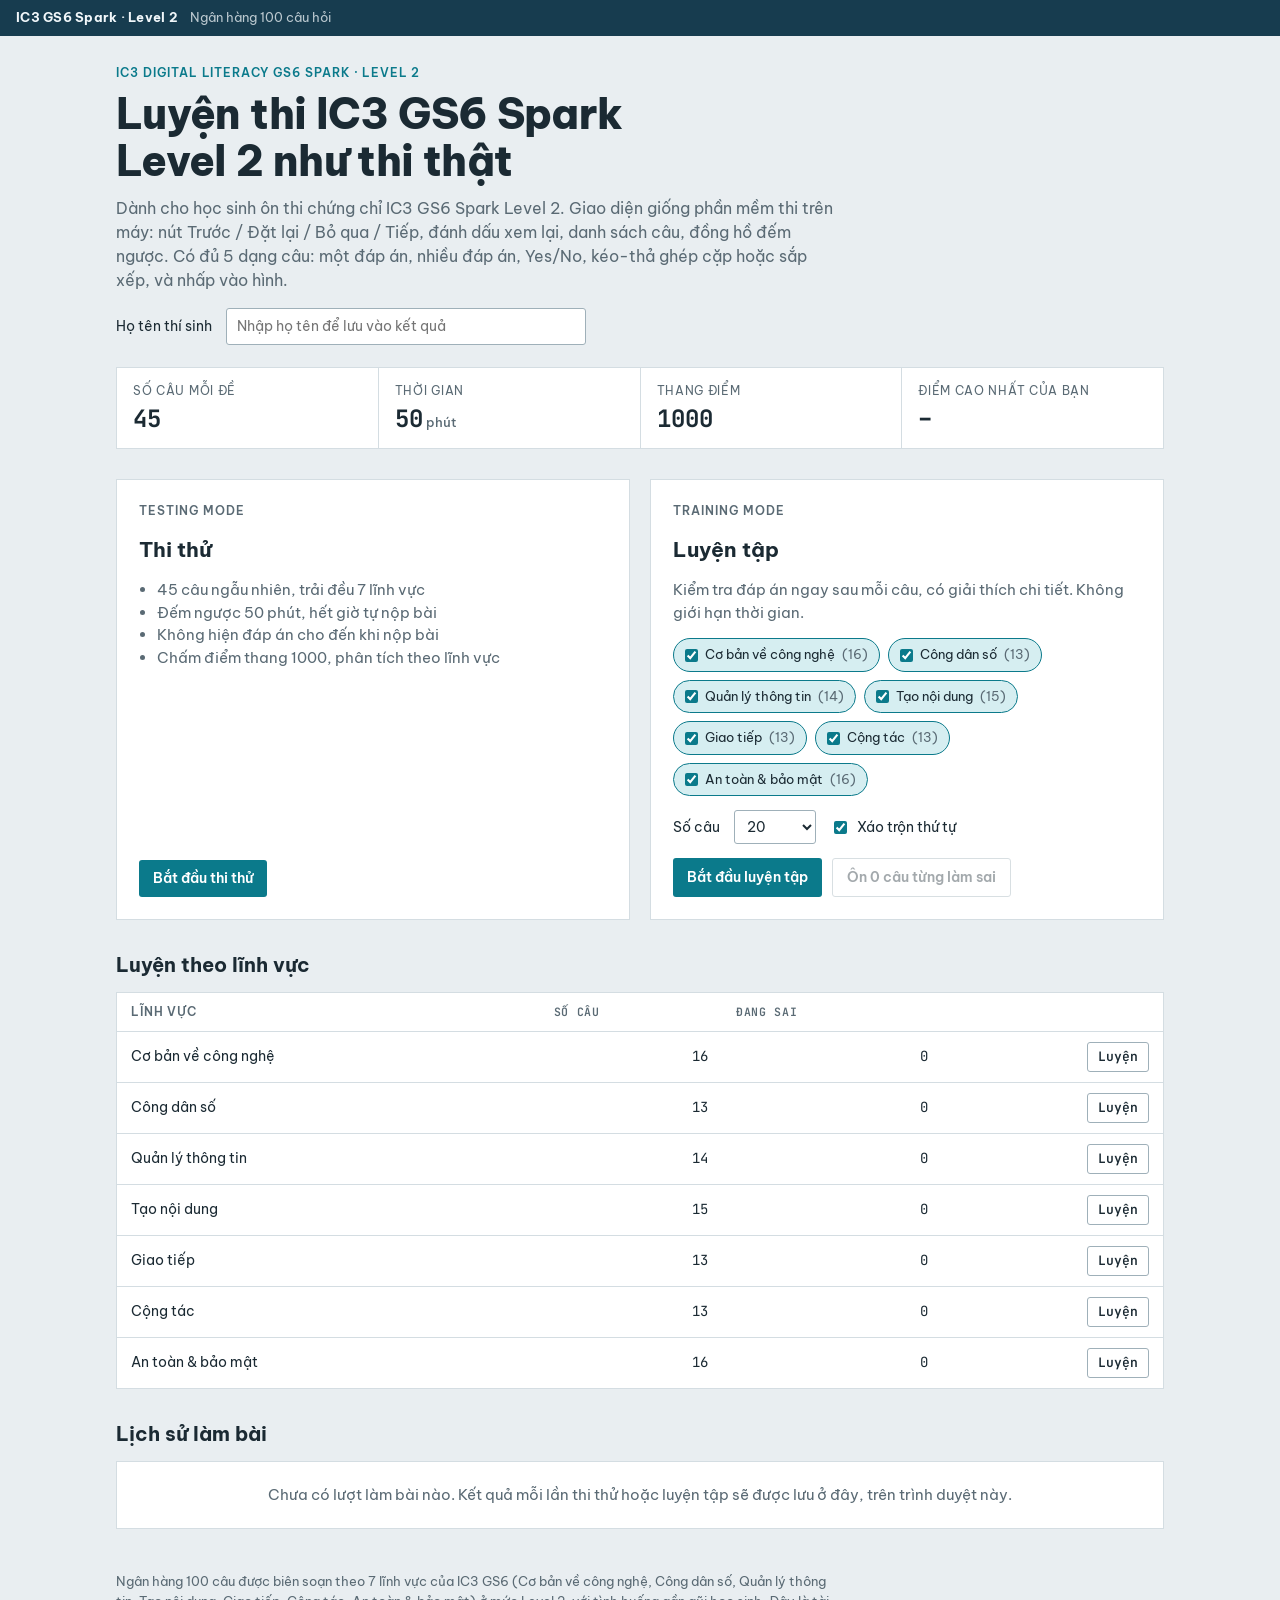
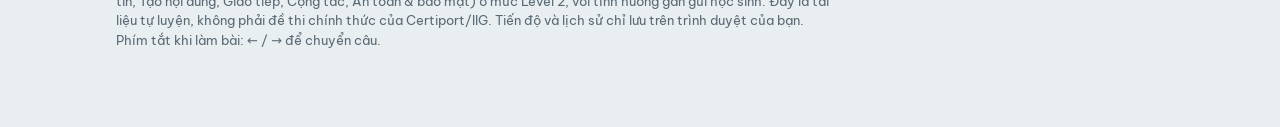
<file: ic3-gs6-practice/index.html>
<!doctype html>
<html lang="vi">
<meta charset="utf-8">
<meta name="viewport" content="width=device-width, initial-scale=1, viewport-fit=cover">
<title>IC3 GS6 Spark Level 2</title>
<link rel="preconnect" href="https://fonts.googleapis.com">
<link rel="preconnect" href="https://fonts.gstatic.com" crossorigin>
<link rel="stylesheet" href="https://fonts.googleapis.com/css2?family=Be+Vietnam+Pro:wght@400;500;600;700;800&family=JetBrains+Mono:wght@500;700&display=swap">
<style>
/* Layout: exam-software shell — dark title bar, white toolbar, paper question sheet on a cool grey desk, progress strip at the bottom. */
:root{
  --bg:#e9eef1; --paper:#ffffff; --ink:#1b2a33; --muted:#5a6a74; --line:#d4dde2; --line-strong:#9fb0b9;
  --bar:#173c4f; --bar-fg:#f1f7fa; --bar-icon:#173c4f; --bar-line:rgba(255,255,255,.28); --bar-warn:#ffd27a;
  --accent:#0b7a8b; --accent-fg:#ffffff; --accent-soft:#d6eef1;
  --chip:#dde4e8; --chip-hover:#cdd7dc; --sel:#173c4f; --sel-fg:#ffffff;
  --target:#173c4f; --target-fg:#f1f7fa;
  --mute-btn:#68777f; --mute-btn-fg:#ffffff;
  --ok:#1d7f46; --ok-soft:#dbf1e3; --bad:#bf3329; --bad-soft:#f8dfdc; --warn:#b06f12; --warn-soft:#fbedd3;
  --scrim:rgba(14,28,37,.48);
  --hw-body:#e3e8eb; --hw-edge:#b6c1c7; --hw-metal:#9aa5ad; --hw-port:#22292e; --hw-gold:#c9a24a; --hw-blue:#2f7fd8; --hw-ink:#28343b; --hw-field:#f7f9fa; --hw-btn-fg:#ffffff;
  --f-display:"Be Vietnam Pro","Segoe UI",system-ui,sans-serif;
  --f-body:"Be Vietnam Pro","Segoe UI",system-ui,sans-serif;
  --f-mono:"JetBrains Mono",ui-monospace,Consolas,monospace;
  --qs:1;
  color-scheme:light;
}
*{box-sizing:border-box}
[hidden]{display:none!important}
html,body{height:100%}
body{background:var(--bg);color:var(--ink);font-family:var(--f-body);font-size:15px;line-height:1.5;margin:0}
button{font:inherit;color:inherit}
:focus-visible{outline:2px solid var(--accent);outline-offset:2px}
h1,h2,h3{font-family:var(--f-display);text-wrap:balance;margin:0}
.ico{width:22px;height:22px;fill:none;stroke:currentColor;stroke-width:1.8;stroke-linecap:round;stroke-linejoin:round}

/* ---------- shared bar ---------- */
.titlebar{background:var(--bar);color:var(--bar-fg);display:flex;align-items:center;gap:12px;padding:8px 16px;font-size:13px;flex-wrap:wrap}
.titlebar .brand{font-weight:700;letter-spacing:.02em}
.titlebar .mode{opacity:.75}
.titlebar .tb-time{margin-left:auto;font:700 15px var(--f-mono);font-variant-numeric:tabular-nums}
.titlebar .tb-time.low{color:var(--bar-warn)}
.tb-btn{background:transparent;border:1px solid var(--bar-line);color:var(--bar-fg);border-radius:3px;padding:4px 10px;cursor:pointer;font-size:13px}
.tb-btn:hover{background:var(--bar-line)}

.btn{display:inline-flex;align-items:center;justify-content:center;gap:6px;background:var(--bar);color:var(--bar-fg);border:0;border-radius:3px;padding:8px 14px;font-weight:600;font-size:14px;cursor:pointer;min-height:36px;text-decoration:none}
.btn:hover{filter:brightness(1.18)}
.btn:disabled{opacity:.4;cursor:not-allowed;filter:none}
.btn-mute{background:var(--mute-btn);color:var(--mute-btn-fg)}
.btn-end{background:var(--accent);color:var(--accent-fg)}
.btn-line{background:transparent;color:var(--ink);border:1px solid var(--line-strong)}
.btn-line:hover{background:var(--chip);filter:none}
.btn-danger{background:transparent;color:var(--bad);border:1px solid var(--bad)}
.btn .ico{width:18px;height:18px}

/* ---------- exam ---------- */
.exam{display:flex;flex-direction:column;height:100%}
.toolbar{background:var(--paper);border-bottom:1px solid var(--line);display:flex;flex-wrap:wrap;align-items:center;justify-content:space-between;gap:10px 16px;padding:10px 16px}
.grp{display:flex;align-items:center;gap:8px;flex-wrap:wrap}
.pos{font-family:var(--f-mono);font-size:13px;color:var(--muted);font-variant-numeric:tabular-nums}
.pos b{color:var(--ink)}
.ib{width:40px;height:36px;display:inline-grid;place-items:center;background:transparent;border:1px solid transparent;color:var(--bar-icon);border-radius:3px;cursor:pointer;font:800 17px var(--f-body);letter-spacing:-.02em}
.ib:hover{background:var(--chip)}
.ib:disabled{opacity:.3;cursor:not-allowed;background:transparent}
.ib .ico{width:25px;height:25px}
.ib.on{background:var(--accent-soft);border-color:var(--accent)}
.mark{display:inline-flex;gap:8px;align-items:center;font-size:13px;color:var(--muted);cursor:pointer;user-select:none;margin-right:6px}
.mark input{width:18px;height:18px;accent-color:var(--warn);margin:0}
.exam.review [data-live]{display:none!important}
.exam:not(.review) [data-review]{display:none!important}

.stage{flex:1;overflow:auto;padding-block:20px 28px;padding-inline:16px}
.sheet{max-width:1180px;margin-inline:auto;background:var(--paper);border:1px solid var(--line)}
.stem{padding:20px 24px 16px;border-bottom:1px solid var(--line);font-size:calc(15px * var(--qs))}
.dom{font-size:12px;font-weight:600;text-transform:uppercase;letter-spacing:.07em;color:var(--accent);margin-bottom:6px}
.instr{margin:10px 0 0;color:var(--muted);font-size:.92em}
.figure{max-width:720px;margin-top:14px}
.figure svg,.hsbox svg{display:block;width:100%;height:auto}
.grip{text-align:center;color:var(--muted);letter-spacing:.35em;font-size:10px;padding-top:6px;user-select:none}
.answers{padding:18px 24px 26px;font-size:calc(15px * var(--qs))}
.locked .opt,.locked .chip,.locked .hs,.locked td[data-r]{cursor:default}

.opts{display:flex;flex-direction:column;gap:10px;max-width:820px;margin-inline:auto}
.opt{display:flex;align-items:center;gap:12px;width:100%;text-align:left;background:var(--chip);border:2px solid transparent;padding:12px 16px;cursor:pointer;border-radius:2px;color:var(--ink)}
.opt:hover{background:var(--chip-hover)}
.opt .mk{flex:none;width:18px;height:18px;border:2px solid var(--muted);border-radius:50%}
.opts.multi .mk{border-radius:3px}
.opt.picked{background:var(--sel);color:var(--sel-fg)}
.opt.picked .mk{border-color:var(--sel-fg);background:var(--sel-fg);box-shadow:inset 0 0 0 3px var(--sel)}
.opt.right{background:var(--ok-soft);border-color:var(--ok);color:var(--ink)}
.opt.right.missed{border-style:dashed}
.opt.right.picked .mk{border-color:var(--ok);background:var(--ok);box-shadow:inset 0 0 0 3px var(--ok-soft)}
.opt.wrong{background:var(--bad-soft);border-color:var(--bad);color:var(--ink)}
.opt.wrong .mk{border-color:var(--bad);background:var(--bad);box-shadow:inset 0 0 0 3px var(--bad-soft)}
.tag{margin-left:auto;flex:none;font-size:.72em;font-weight:700;text-transform:uppercase;letter-spacing:.05em;color:var(--ok)}
.tag.bad{color:var(--bad)}

.yn-wrap{overflow-x:auto}
.yn{width:100%;border-collapse:collapse;min-width:420px}
.yn th{background:var(--bar);color:var(--bar-fg);font-weight:600;padding:9px 10px;width:96px;border:1px solid var(--bar)}
.yn th:first-child{background:transparent;border:0;width:auto}
.yn td{border:1px solid var(--line-strong);padding:14px 16px}
.yn td[data-r]{text-align:center;cursor:pointer}
.yn td[data-r]:hover{background:var(--chip)}
.yn input{width:20px;height:20px;accent-color:var(--accent);margin:0;pointer-events:none}
.yn tr.right td.st{background:var(--ok-soft)}
.yn tr.wrong td.st{background:var(--bad-soft)}
.yn td.key{background:var(--ok-soft);box-shadow:inset 0 0 0 2px var(--ok)}
.yn .verdict{display:block;font-size:.75em;font-weight:700;margin-top:4px;text-transform:uppercase;letter-spacing:.05em}
.yn tr.right .verdict{color:var(--ok)} .yn tr.wrong .verdict{color:var(--bad)}

.match{display:grid;grid-template-columns:minmax(0,1fr) minmax(0,2fr);gap:20px 28px;align-items:start}
.pool{display:flex;flex-direction:column;gap:10px;min-height:56px;padding:6px;border:1px dashed transparent;border-radius:3px}
.pool.over{border-color:var(--accent);background:var(--accent-soft)}
.pool-empty{color:var(--muted);font-size:.9em;text-align:center;padding:12px}
.pairs{display:flex;flex-direction:column;gap:20px;min-width:0}
.pair{display:grid;grid-template-columns:minmax(0,1fr) minmax(0,1fr);gap:16px;align-items:stretch}
.slot{min-height:48px;border:1px solid var(--line-strong);background:var(--paper);border-radius:2px;display:flex;flex-direction:column;justify-content:center;padding:4px;cursor:pointer}
.slot.armed{border-style:dashed;border-color:var(--accent)}
.slot.over{border-color:var(--accent);background:var(--accent-soft)}
.slot.ok{border:2px solid var(--ok);background:var(--ok-soft)}
.slot.bad{border:2px solid var(--bad);background:var(--bad-soft)}
.target{background:var(--target);color:var(--target-fg);padding:12px 16px;display:flex;align-items:center;justify-content:center;text-align:center;border-radius:2px;min-height:48px}
.chip{position:relative;display:block;width:100%;background:var(--chip);border:2px solid transparent;padding:11px 36px;text-align:center;cursor:grab;border-radius:2px;color:var(--ink);touch-action:manipulation}
.chip:hover{background:var(--chip-hover)}
.chip.sel{border-color:var(--accent);background:var(--accent-soft)}
.chip.dragging{opacity:.45}
.chip .mv{position:absolute;right:8px;top:50%;transform:translateY(-50%);width:17px;height:17px;color:var(--muted)}
.slot .chip{background:var(--chip)}
.slot.ok .chip,.slot.bad .chip{background:transparent}
.should{font-size:.85em;color:var(--bad);padding:2px 8px 4px;text-align:center}
.should b{color:var(--ink)}

.hsbox{max-width:760px;margin-inline:auto;border:1px solid var(--line)}
.hs{cursor:pointer;outline:none}
.hs .hit{fill:transparent;stroke:transparent;stroke-width:2}
.hs:hover .hit,.hs:focus-visible .hit{fill:var(--accent-soft);stroke:var(--accent)}
.hs.picked .hit{fill:var(--accent-soft);stroke:var(--accent);stroke-width:3}
.hs.right .hit{fill:var(--ok-soft);stroke:var(--ok);stroke-width:3}
.hs.wrongpick .hit{fill:var(--bad-soft);stroke:var(--bad);stroke-width:3}
.hw-body{fill:var(--hw-body);stroke:var(--hw-edge);stroke-width:1.5}
.hw-plain{fill:var(--hw-body)}
.hw-metal{fill:var(--hw-metal)} .hw-port{fill:var(--hw-port)} .hw-gold{fill:var(--hw-gold)} .hw-blue{fill:var(--hw-blue)} .hw-field{fill:var(--hw-field)}
.hw-fill{fill:var(--hw-ink)}
.hw-ico{fill:none;stroke:var(--hw-ink);stroke-width:2;stroke-linecap:round;stroke-linejoin:round}
.hw-text{fill:var(--hw-ink);font-family:var(--f-body);font-size:13px}
.hw-ibtn{fill:var(--hw-body);stroke:var(--hw-edge)}
.hw-btn-text{fill:var(--hw-btn-fg);font-family:var(--f-body);font-weight:600;font-size:14px;text-anchor:middle}
.hw-big{fill:var(--hw-ink);font-family:var(--f-body);font-size:19px;text-anchor:middle}
.hw-label{fill:var(--bad);font-family:var(--f-body);font-weight:700;font-size:22px;text-anchor:middle}

.note{max-width:820px;margin:0 auto 18px;padding:10px 14px;background:var(--warn-soft);color:var(--ink);border:1px solid var(--warn);font-size:14px}
.fbwrap{padding:0 24px 24px}
.fb-box{max-width:820px;margin-inline:auto;border:1px solid var(--line);background:var(--bg);padding:16px 18px;font-size:calc(14.5px * var(--qs))}
.fb-head{display:flex;align-items:center;gap:10px;flex-wrap:wrap;font-weight:700;margin-bottom:8px}
.fb-key{margin:0 0 8px}
.fb-exp{margin:0;color:var(--ink)}
.fb-check{display:flex;flex-wrap:wrap;align-items:center;justify-content:center;gap:12px;color:var(--muted);font-size:13px}
.pill{display:inline-block;font-size:12px;font-weight:700;text-transform:uppercase;letter-spacing:.06em;padding:3px 10px;border-radius:999px;background:var(--chip);color:var(--ink)}
.pill.ok{background:var(--ok-soft);color:var(--ok)} .pill.bad{background:var(--bad-soft);color:var(--bad)} .pill.warn{background:var(--warn-soft);color:var(--warn)}

.foot{background:var(--paper);border-top:1px solid var(--line);padding:10px 16px;display:flex;flex-direction:column;gap:8px}
.segs{display:flex;gap:3px}
.seg{flex:1;height:10px;min-width:0;border:0;padding:0;background:var(--line);cursor:pointer;border-radius:1px;position:relative}
.seg.ans{background:var(--accent)}
.seg.mk{background:var(--warn)}
.seg.ok{background:var(--ok)} .seg.bad{background:var(--bad)}
.seg.cur{outline:2px solid var(--ink);outline-offset:1px}
.foot-row{display:flex;align-items:center;justify-content:space-between;gap:12px;flex-wrap:wrap;font-size:13px;color:var(--muted)}

/* ---------- home & result ---------- */
.page{max-width:1080px;margin-inline:auto;padding:28px 16px 64px;display:flex;flex-direction:column;gap:30px}
.eyebrow{font-size:12px;font-weight:600;text-transform:uppercase;letter-spacing:.08em;color:var(--accent);margin:0 0 8px}
.hero h1{font-size:clamp(26px,4.2vw,42px);line-height:1.12;font-weight:800;letter-spacing:-.015em;max-width:22ch}
.lede{max-width:66ch;color:var(--muted);margin:12px 0 0;font-size:16px}
.facts{display:grid;grid-template-columns:repeat(4,minmax(0,1fr));gap:1px;background:var(--line);border:1px solid var(--line);margin:22px 0 0}
.facts div{background:var(--paper);padding:14px 16px}
.facts dt{font-size:11.5px;color:var(--muted);text-transform:uppercase;letter-spacing:.06em}
.facts dd{margin:4px 0 0;font:700 24px var(--f-mono);font-variant-numeric:tabular-nums}
.facts dd small{font:500 13px var(--f-body);color:var(--muted)}
.modes{display:grid;grid-template-columns:repeat(2,minmax(0,1fr));gap:20px}
.card{background:var(--paper);border:1px solid var(--line);padding:22px;display:flex;flex-direction:column;gap:14px;min-width:0}
.card h2{font-size:21px}
.card p{margin:0;color:var(--muted)}
.card ul{margin:0;padding-left:18px;color:var(--muted)}
.card .actions{display:flex;gap:10px;flex-wrap:wrap;margin-top:auto}
.resume{background:var(--warn-soft);border:1px solid var(--warn);padding:16px 18px;display:flex;flex-wrap:wrap;gap:12px;align-items:center;justify-content:space-between}
.resume b{display:block}
.chips{display:flex;flex-wrap:wrap;gap:8px}
.cb{display:inline-flex;align-items:center;gap:7px;padding:6px 11px;border:1px solid var(--line-strong);border-radius:999px;font-size:13px;cursor:pointer;user-select:none}
.cb input{accent-color:var(--accent);margin:0}
.cb:has(input:checked){background:var(--accent-soft);border-color:var(--accent)}
.row{display:flex;gap:14px;flex-wrap:wrap;align-items:center;font-size:14px}
.row select{font:inherit;padding:6px 8px;border:1px solid var(--line-strong);background:var(--paper);color:var(--ink);border-radius:3px}
.row label{display:inline-flex;gap:7px;align-items:center}
.row input[type=checkbox]{accent-color:var(--accent)}
.sec h2{font-size:20px;margin-bottom:12px}
.sec-head{display:flex;justify-content:space-between;align-items:baseline;gap:12px;flex-wrap:wrap;margin-bottom:12px}
.sec-head h2{margin:0}
.tbl-wrap{overflow-x:auto;background:var(--paper);border:1px solid var(--line)}
.tbl{width:100%;border-collapse:collapse;font-size:14px;font-variant-numeric:tabular-nums}
.tbl th{text-align:left;font-size:11.5px;text-transform:uppercase;letter-spacing:.06em;color:var(--muted);font-weight:600;padding:10px 14px;border-bottom:1px solid var(--line)}
.tbl td{padding:10px 14px;border-top:1px solid var(--line)}
.tbl tr:first-child td{border-top:0}
.num{text-align:right;font-family:var(--f-mono)}
.empty{padding:22px;color:var(--muted);text-align:center}
.small-btn{padding:4px 10px;min-height:30px;font-size:13px}

.score-head{display:flex;flex-wrap:wrap;gap:24px;align-items:flex-end;justify-content:space-between}
.score{font:700 clamp(48px,9vw,76px)/1 var(--f-mono);letter-spacing:-.03em;font-variant-numeric:tabular-nums}
.score small{font-size:.35em;color:var(--muted);font-weight:500}
.bars{display:flex;flex-direction:column;gap:12px;background:var(--paper);border:1px solid var(--line);padding:18px}
.bar-row{display:grid;grid-template-columns:minmax(120px,210px) minmax(0,1fr) 64px;gap:14px;align-items:center;font-size:14px}
.track{height:10px;background:var(--line);border-radius:5px;overflow:hidden}
.fill{height:100%;background:var(--ok);border-radius:5px}
.fill.low{background:var(--bad)}
.cells{display:grid;grid-template-columns:repeat(auto-fill,minmax(46px,1fr));gap:6px}
.qcell{height:42px;border:1px solid var(--line-strong);background:var(--paper);font:600 14px var(--f-mono);cursor:pointer;position:relative;border-radius:2px;color:var(--ink)}
.qcell:hover{border-color:var(--accent)}
.qcell.ans{background:var(--accent-soft);border-color:var(--accent)}
.qcell.skip{border-style:dashed}
.qcell.mk::after{content:"";position:absolute;top:4px;right:4px;width:8px;height:8px;background:var(--warn);border-radius:50%}
.qcell.cur{outline:2px solid var(--ink);outline-offset:1px}
.qcell.ok{background:var(--ok-soft);border-color:var(--ok);color:var(--ok)}
.qcell.bad{background:var(--bad-soft);border-color:var(--bad);color:var(--bad)}
.legend{display:flex;flex-wrap:wrap;gap:14px;font-size:12.5px;color:var(--muted);margin:12px 0 0}
.legend span{display:inline-flex;gap:6px;align-items:center}
.legend i{width:14px;height:14px;border:1px solid var(--line-strong);display:inline-block;background:var(--paper)}
.legend i.ans{background:var(--accent-soft);border-color:var(--accent)}
.legend i.mk{background:var(--warn);border-color:var(--warn);border-radius:50%;width:9px;height:9px}
.legend i.skip{border-style:dashed}
.legend i.ok{background:var(--ok-soft);border-color:var(--ok)} .legend i.bad{background:var(--bad-soft);border-color:var(--bad)}
.tabs{display:flex;gap:6px;flex-wrap:wrap;margin-bottom:12px}
.tab{border:1px solid var(--line-strong);background:transparent;padding:5px 12px;border-radius:999px;cursor:pointer;font-size:13px;color:var(--ink)}
.tab.on{background:var(--bar);color:var(--bar-fg);border-color:var(--bar)}
.foot-note{color:var(--muted);font-size:13px;max-width:80ch}

.scrim{position:fixed;inset:0;background:var(--scrim);display:flex;align-items:center;justify-content:center;padding:16px;z-index:50}
.modal{background:var(--paper);color:var(--ink);max-width:700px;width:100%;max-height:min(88vh,760px);overflow:auto;padding:22px;border:1px solid var(--line);box-shadow:0 24px 60px rgba(0,0,0,.28)}
.modal h2{font-size:20px;margin-bottom:12px}
.modal p{margin:0 0 10px}
.mfoot{display:flex;gap:10px;justify-content:flex-end;flex-wrap:wrap;margin-top:18px}
.toast{position:fixed;left:50%;bottom:calc(24px + env(safe-area-inset-bottom, 0px));transform:translateX(-50%);background:var(--bar);color:var(--bar-fg);padding:10px 18px;border-radius:4px;z-index:60;max-width:calc(100% - 32px);font-size:14px;box-shadow:0 8px 24px rgba(0,0,0,.25)}

@media (max-width:760px){
  .modes{grid-template-columns:1fr}
  .facts{grid-template-columns:repeat(2,minmax(0,1fr))}
  .match{grid-template-columns:1fr}
  .pool{flex-direction:row;flex-wrap:wrap}
  .pool .chip{width:auto;flex:1 1 140px}
  .stem{padding:16px}
  .answers{padding:16px}
  .fbwrap{padding:0 16px 16px}
  .bar-row{grid-template-columns:1fr 54px}
  .bar-row .track{grid-column:1 / -1;grid-row:2}
}
@media (max-width:520px){
  .lbl{display:none}
  .toolbar{padding:8px 12px}
  .pair{grid-template-columns:1fr;gap:6px}
}
@media (prefers-reduced-motion: no-preference){
  .opt,.chip,.slot,.seg{transition:background-color .12s,border-color .12s}
}
</style>

<!-- ================= HOME ================= -->
<div id="home" class="view"></div>

<!-- ================= EXAM ================= -->
<section id="exam" class="exam" hidden>
  <div class="titlebar">
    <button class="tb-btn" id="bHome" type="button">← Trang chủ</button>
    <span class="brand">IC3 GS6 Spark · Level 2</span>
    <span class="mode" id="candName"></span>
    <span class="mode" id="modeLabel">Thi thử</span>
    <span class="tb-time" id="timer" aria-live="off">50:00</span>
  </div>
  <div class="toolbar">
    <div class="grp">
      <button class="btn" id="bPrev" type="button"><svg class="ico" viewBox="0 0 24 24"><path d="M4 4v16M20 12H8m5-5-5 5 5 5"/></svg><span class="lbl">Trước</span></button>
      <button class="btn btn-mute" id="bReset" type="button" data-live><svg class="ico" viewBox="0 0 24 24"><path d="M20 12a8 8 0 1 1-2.3-5.6M20 4v5h-5"/></svg><span class="lbl">Đặt lại</span></button>
      <span class="pos"><b id="qpos">1/45</b> <span id="qid"></span></span>
    </div>
    <div class="grp">
      <button class="ib" id="bList" type="button" title="Danh sách câu hỏi" aria-label="Danh sách câu hỏi"><svg class="ico" viewBox="0 0 24 24"><path d="M9 6h12M9 12h12M9 18h12"/><circle cx="4.5" cy="6" r="1.3"/><circle cx="4.5" cy="12" r="1.3"/><circle cx="4.5" cy="18" r="1.3"/></svg></button>
      <button class="ib" id="bSave" type="button" title="Lưu và thoát" aria-label="Lưu và thoát" data-live><svg class="ico" viewBox="0 0 24 24"><path d="M5 3h11l3 3v15H5z"/><path d="M8 3v5h8V3M8 21v-7h8v7"/></svg></button>
      <button class="ib" id="bFont" type="button" title="Cỡ chữ" aria-label="Đổi cỡ chữ">AA</button>
      <button class="ib" id="bHint" type="button" title="Xem đáp án (chỉ chế độ Luyện tập)" aria-label="Xem đáp án" data-live><svg class="ico" viewBox="0 0 24 24"><path d="M9 18h6M10 21h4M12 3a6 6 0 0 0-3.6 10.8c.7.6 1.1 1.3 1.1 2.2h5c0-.9.4-1.6 1.1-2.2A6 6 0 0 0 12 3z"/></svg></button>
    </div>
    <div class="grp">
      <label class="mark" data-live><span>Đánh dấu xem lại</span><input type="checkbox" id="markChk"></label>
      <button class="btn" id="bSkip" type="button" data-live><span class="lbl">Bỏ qua</span><svg class="ico" viewBox="0 0 24 24"><path d="M4 17a8 8 0 0 1 14-6l2 2M20 7v6h-6"/></svg></button>
      <button class="btn" id="bNext" type="button"><span class="lbl">Tiếp</span><svg class="ico" viewBox="0 0 24 24"><path d="M20 4v16M4 12h12m-5-5 5 5-5 5"/></svg></button>
      <button class="btn btn-end" id="bResult" type="button" data-review>Bảng kết quả</button>
    </div>
  </div>
  <main class="stage" id="stage">
    <article class="sheet">
      <div class="stem">
        <div class="dom" id="qdomain"></div>
        <div id="qtext"></div>
        <div id="qimg"></div>
        <p class="instr" id="qinstr"></p>
      </div>
      <div class="grip" aria-hidden="true">○○○○</div>
      <div class="answers" id="answers"></div>
      <div id="note" class="note" role="status" hidden></div>
      <div class="fbwrap" id="fb"></div>
    </article>
  </main>
  <footer class="foot">
    <div class="segs" id="segs"></div>
    <div class="foot-row"><span id="stat"></span><button class="btn btn-end" id="bSubmit" type="button" data-live>Nộp bài</button></div>
  </footer>
</section>

<!-- ================= RESULT ================= -->
<div id="result" class="view" hidden></div>

<div id="modal" class="scrim" hidden><div class="modal" role="dialog" aria-modal="true" id="modalBox"></div></div>
<div id="toast" class="toast" role="status" hidden></div>

<script>
/* =====================================================================
   NGÂN HÀNG 100 CÂU HỎI — IC3 GS6 Spark Level 2 (7 lĩnh vực GS6)
   Dạng câu: single | multi | yesno | match (ghép cặp / sắp xếp) | hotspot
   Muốn thêm câu: chép một khối {...} cùng dạng và sửa nội dung.
   ===================================================================== */
const DOMAINS=['Cơ bản về công nghệ','Công dân số','Quản lý thông tin','Tạo nội dung','Giao tiếp','Cộng tác','An toàn & bảo mật'];
const BANK=[
/* ======================= 1. CƠ BẢN VỀ CÔNG NGHỆ (16) ======================= */
{d:0,t:'match',q:'Ghép mỗi thuật ngữ về hệ điều hành với mô tả phù hợp.',
 items:['Driver','Daemon','Mã nguồn mở (Open Source)','Khởi động (Boot)','Access Token','Firmware'],
 targets:['Phần mềm công khai mã nguồn; bất kỳ ai cũng có thể xem, sửa đổi và chia sẻ miễn phí.','Quá trình bật máy: phần cứng được kiểm tra, hệ điều hành và các trình điều khiển được nạp vào bộ nhớ.','Chương trình nhỏ giúp hệ điều hành giao tiếp và điều khiển một thiết bị phần cứng.','Chương trình chạy ngầm, bắt đầu cùng lúc khởi động và hoạt động liên tục để hỗ trợ đa nhiệm.'],
 a:[2,3,0,1],
 e:'Open Source = mã nguồn mở; Boot = khởi động; Driver = trình điều khiển thiết bị; Daemon = tiến trình chạy nền. Access Token là "vé" xác nhận bạn đã đăng nhập; Firmware là phần mềm nằm sẵn bên trong phần cứng, nên không khớp mô tả nào.'},
{d:0,t:'multi',q:'Bạn có một máy tính để bàn và muốn máy chạy nhanh hơn để chơi game mượt hơn. Bạn quyết định nâng cấp phần cứng.\nHai nâng cấp nào giúp máy chạy nhanh hơn?',
 o:['ROM','Ổ cứng HDD dung lượng lớn hơn','Ổ đĩa flash USB','Ổ cứng thể rắn (SSD)','RAM'],a:[3,4],
 e:'RAM là bộ nhớ làm việc: càng nhiều RAM, máy càng chạy được nhiều chương trình cùng lúc mà không giật. SSD đọc/ghi nhanh hơn HDD rất nhiều nên game và máy khởi động nhanh hơn. ROM không nâng cấp được; USB và HDD lớn hơn chỉ thêm chỗ chứa, không tăng tốc.'},
{d:0,t:'match',img:'ports',q:'Quan sát hình ảnh để xác định các loại cổng kết nối. Ghép tên với cổng kết nối tương ứng.',
 items:['VGA (chỉ hình ảnh)','Ethernet','HDMI','USB','Âm thanh (chỉ âm thanh)','DisplayPort'],
 targets:['Cổng A','Cổng B','Cổng C','Cổng D','Cổng E'],a:[0,1,2,3,4],
 e:'A – VGA: hình thang có 15 lỗ chân, chỉ truyền hình ảnh. B – Ethernet: cắm dây mạng. C – HDMI: truyền cả hình ảnh và âm thanh. D – USB: cắm chuột, bàn phím, USB (lõi xanh là USB 3.0). E – Jack tròn 3.5 mm: chỉ âm thanh (tai nghe, micro).'},
{d:0,t:'match',order:true,q:'Sắp xếp các đơn vị lưu trữ theo thứ tự từ NHỎ đến LỚN.',
 items:['Kilobyte (KB)','Megabyte (MB)','Gigabyte (GB)','Terabyte (TB)'],targets:['1 – Nhỏ nhất','2','3','4 – Lớn nhất'],a:[0,1,2,3],
 e:'KB < MB < GB < TB. Mỗi đơn vị lớn gấp khoảng 1.024 lần đơn vị liền trước. Một bức ảnh điện thoại khoảng vài MB; một bộ phim khoảng vài GB.'},
{d:0,t:'single',q:'Bạn muốn kết nối tai nghe không dây với điện thoại để nghe nhạc. Bạn cần bật công nghệ nào?',
 o:['Bluetooth','Ethernet','HDMI','Chế độ máy bay'],a:0,
 e:'Bluetooth kết nối không dây ở khoảng cách ngắn (khoảng 10 m) cho tai nghe, loa, chuột, bàn phím. Ethernet và HDMI là kết nối có dây; chế độ máy bay sẽ tắt các kết nối không dây.'},
{d:0,t:'yesno',q:'Với mỗi phát biểu về điện toán đám mây (cloud), hãy chọn Yes nếu đúng hoặc No nếu sai.',
 rows:['Tệp lưu trên đám mây có thể mở từ nhiều thiết bị có Internet.','Google Docs và Word bản web chạy trên trình duyệt, không cần cài đặt.','Lưu trữ đám mây hoạt động hoàn toàn không cần Internet.','OneDrive, Google Drive và iCloud là các dịch vụ lưu trữ đám mây.'],a:[1,1,0,1],
 e:'Đám mây là máy chủ của nhà cung cấp, bạn truy cập qua Internet. Không có Internet thì chỉ mở được những tệp đã tải sẵn về máy.'},
{d:0,t:'single',q:'Bạn cắm máy in mới vào máy tính bằng cáp USB nhưng máy tính báo "Không nhận ra thiết bị". Bạn nên làm gì trước tiên?',
 o:['Cài đặt lại hệ điều hành','Cài đặt driver (trình điều khiển) của máy in','Thay cáp mạng','Mua thêm RAM'],a:1,
 e:'Máy tính cần driver để "hiểu" và điều khiển thiết bị. Tải driver từ trang web của hãng máy in hoặc dùng Windows Update.'},
{d:0,t:'multi',q:'Thiết bị nào sau đây là thiết bị đầu vào (đưa thông tin VÀO máy tính)?',
 o:['Bàn phím','Máy in','Micro','Loa','Màn hình thường (không cảm ứng)'],a:[0,2],
 e:'Thiết bị đầu vào: bàn phím, chuột, micro, webcam, máy quét. Thiết bị đầu ra: máy in, loa, màn hình. Màn hình cảm ứng vừa là đầu vào vừa là đầu ra.'},
{d:0,t:'hotspot',svg:'taskbar',q:'Laptop của bạn chưa vào được mạng. Nhấp vào biểu tượng trên thanh tác vụ (taskbar) để xem danh sách mạng Wi-Fi.',a:5,
 e:'Biểu tượng Wi-Fi (các vòng cung) nằm ở góc phải taskbar, cạnh biểu tượng loa và pin.'},
{d:0,t:'single',q:'Trên Windows, tổ hợp phím nào mở công cụ chụp một vùng màn hình?',
 o:['Ctrl + Alt + Delete','Windows + Shift + S','Alt + F4','Windows + L'],a:1,
 e:'Windows + Shift + S: chụp vùng màn hình. Ctrl + Alt + Delete: màn hình bảo mật. Alt + F4: đóng cửa sổ. Windows + L: khóa máy.'},
{d:0,t:'single',q:'Thứ Sáu tuần sau lớp bạn kiểm tra Toán. Bạn muốn điện thoại tự nhắc trước 1 ngày. Cách tốt nhất là gì?',
 o:['Ghi vào giấy nhớ dán lên bàn','Tạo sự kiện trong ứng dụng Lịch (Calendar) và đặt lời nhắc trước 1 ngày','Chụp màn hình thời khóa biểu','Đặt hình nền điện thoại là chữ "Kiểm tra Toán"'],a:1,
 e:'Lịch số (Google Calendar, Outlook, Lịch trên điện thoại) cho phép tạo sự kiện, đặt lời nhắc (reminder), lặp lại hằng tuần và chia sẻ cho người khác.'},
{d:0,t:'single',q:'Một ứng dụng trên máy tính bị "treo", không bấm được gì. Bạn nên làm gì?',
 o:['Rút điện máy tính ngay lập tức','Mở Task Manager (Ctrl + Shift + Esc), chọn ứng dụng đó rồi bấm End task','Xóa ứng dụng khỏi máy','Đợi đến ngày mai'],a:1,
 e:'Task Manager cho phép đóng riêng ứng dụng bị treo mà không ảnh hưởng chương trình khác. Rút điện đột ngột có thể làm mất dữ liệu chưa lưu.'},
{d:0,t:'yesno',q:'Với mỗi phát biểu về trình duyệt web, hãy chọn Yes nếu đúng hoặc No nếu sai.',
 rows:['Trình duyệt web chính là Internet.','Trình duyệt web là công cụ tìm kiếm (search engine).','Trình duyệt web là ứng dụng lấy và hiển thị thông tin từ World Wide Web.','Trình duyệt dùng URL để mở trang web, hình ảnh và video.'],a:[0,0,1,1],
 e:'Trình duyệt (Chrome, Edge, Firefox, Safari) là phần mềm. Internet là mạng lưới kết nối toàn cầu. Google, Bing là công cụ tìm kiếm, tức là các trang web chạy bên trong trình duyệt.'},
{d:0,t:'single',q:'Bạn muốn cập nhật các ứng dụng trên điện thoại Android lên phiên bản mới nhất. Bạn vào đâu?',
 o:['Ứng dụng Máy ảnh','Cửa hàng Google Play','Ứng dụng Danh bạ','Cài đặt hình nền'],a:1,
 e:'Ứng dụng trên Android được cập nhật qua Google Play; trên iPhone/iPad qua App Store. Nên bật cập nhật tự động để nhận bản vá bảo mật.'},
{d:0,t:'hotspot',svg:'browser',q:'Trang web bị tải lỗi giữa chừng. Nhấp vào nút để tải lại trang.',a:2,
 e:'Nút tải lại (mũi tên vòng tròn) nằm cạnh nút Quay lại và Tiến tới. Phím tắt: F5.'},
{d:0,t:'single',q:'Khi bật Chế độ máy bay (Airplane mode) trên điện thoại, điều gì xảy ra?',
 o:['Điện thoại tắt nguồn','Các kết nối không dây (mạng di động, Wi-Fi, Bluetooth) bị tắt','Tất cả ứng dụng bị xóa','Pin được sạc nhanh hơn gấp đôi'],a:1,
 e:'Chế độ máy bay tắt sóng điện thoại và kết nối không dây. Bạn vẫn dùng được ứng dụng ngoại tuyến (ảnh, nhạc đã tải). Có thể bật lại riêng Wi-Fi/Bluetooth nếu cần.'},

/* ======================= 2. CÔNG DÂN SỐ (13) ======================= */
{d:1,t:'single',q:'Bạn tìm thấy một bức ảnh có giấy phép Creative Commons BY-NC. Bạn được dùng ảnh này như thế nào?',
 o:['Dùng cho mọi mục đích, không cần ghi tên tác giả','Dùng cho bài tập ở trường (không bán) và ghi tên tác giả','Chỉ được xem, không được tải về','In lên áo để bán, miễn là ghi tên tác giả'],a:1,
 e:'BY = phải ghi tên tác giả; NC = không dùng để kiếm tiền. Bài tập ở trường là phi thương mại nên được dùng, nhưng phải ghi nguồn.'},
{d:1,t:'yesno',q:'Với mỗi phát biểu về bản quyền, hãy chọn Yes nếu đúng hoặc No nếu sai.',
 rows:['Ảnh tìm thấy trên Google đều được tự do sử dụng.','Bài hát, phim, truyện tranh đều có thể được bảo vệ bản quyền.','Tác phẩm thuộc phạm vi công cộng (Public Domain) được dùng mà không cần xin phép.','Ghi tên tác giả luôn đủ để dùng bất kỳ tác phẩm nào.'],a:[0,1,1,0],
 e:'Có trên mạng không có nghĩa là miễn phí. Với tác phẩm còn bản quyền, cần giấy phép (như Creative Commons) hoặc xin phép tác giả; ghi tên thôi là chưa đủ.'},
{d:1,t:'multi',q:'Ba hành vi nào thể hiện một công dân số tốt?',
 o:['Kiểm tra thông tin trước khi chia sẻ','Đăng ảnh bạn bè mà không hỏi ý kiến','Lịch sự, tôn trọng khi bình luận','Giữ bí mật mật khẩu và thông tin cá nhân của người khác','Chia sẻ ngay tin giật gân để mọi người biết'],a:[0,2,3],
 e:'Công dân số tốt: kiểm chứng trước khi chia sẻ, cư xử lịch sự, tôn trọng quyền riêng tư của mình và người khác.'},
{d:1,t:'single',q:'"Dấu chân số" (digital footprint) là gì?',
 o:['Dấu vân tay dùng để mở khóa điện thoại','Tất cả dấu vết bạn để lại trên mạng: bài đăng, bình luận, ảnh, lịch sử tìm kiếm','Số bước chân ứng dụng sức khỏe đếm được','Dung lượng còn trống trên ổ cứng'],a:1,
 e:'Dấu chân số có thể tồn tại rất lâu và người khác có thể tìm thấy. Hãy suy nghĩ kỹ trước khi đăng.'},
{d:1,t:'single',q:'Một bạn liên tục nhắn tin chế giễu bạn trên mạng xã hội. Bạn nên làm gì?',
 o:['Nhắn lại những lời tương tự','Xóa hết tin nhắn để quên đi','Không trả lời, chụp màn hình làm bằng chứng, chặn và báo cho thầy cô hoặc bố mẹ','Đăng ảnh của bạn đó lên mạng để trả đũa'],a:2,
 e:'Khi bị bắt nạt trên mạng: không đáp trả, lưu bằng chứng, chặn, báo cáo cho nền tảng và người lớn tin cậy. Xóa tin nhắn sẽ làm mất bằng chứng.'},
{d:1,t:'match',q:'Ghép mỗi khái niệm với mô tả phù hợp.',
 items:['Bản quyền (Copyright ©)','Phạm vi công cộng (Public Domain)','Creative Commons','Sử dụng hợp lý (Fair Use)','Nhãn hiệu (Trademark ™)'],
 targets:['Tác giả giữ mọi quyền; muốn dùng phải xin phép.','Tác phẩm hết thời hạn bảo hộ; ai cũng dùng được tự do.','Tác giả cho phép dùng theo điều kiện ghi sẵn (ghi tên, không bán...).','Trích một phần nhỏ cho học tập, bình luận mà không cần xin phép.'],a:[0,1,2,3],
 e:'Nhãn hiệu (Trademark) bảo vệ tên và logo của thương hiệu, không phải quyền sử dụng tác phẩm, nên là đáp án nhiễu.'},
{d:1,t:'yesno',q:'Với mỗi phát biểu về cách cư xử trên mạng (netiquette), hãy chọn Yes nếu đúng hoặc No nếu sai.',
 rows:['VIẾT TOÀN CHỮ IN HOA thường bị hiểu là đang hét.','Nên chuyển tiếp tin đồn chưa rõ thật giả vào nhóm lớp.','Nên hỏi ý kiến trước khi đăng ảnh có mặt người khác.','Bình luận ẩn danh thì không cần lịch sự.'],a:[1,0,1,0],
 e:'Quy tắc ứng xử áp dụng cho mọi nơi trên mạng, kể cả khi ẩn danh. Tin đồn chưa kiểm chứng có thể làm tổn thương người khác.'},
{d:1,t:'single',q:'Bạn đăng ảnh lên trang web của lớp. Việc nào giúp người khiếm thị dùng trình đọc màn hình hiểu nội dung ảnh?',
 o:['Tăng độ sáng ảnh','Thêm văn bản thay thế (Alt Text) mô tả ảnh','Đổi ảnh sang định dạng GIF','Đặt ảnh làm hình nền'],a:1,
 e:'Trình đọc màn hình sẽ đọc to phần Alt Text. Word, PowerPoint và mạng xã hội đều có ô nhập Alt Text cho ảnh.'},
{d:1,t:'single',q:'Bạn học online và chơi game nhiều giờ liền nên bị mỏi mắt. Thói quen nào giúp bảo vệ mắt?',
 o:['Tăng độ sáng màn hình tối đa','Quy tắc 20-20-20: cứ 20 phút, nhìn xa khoảng 6 mét trong 20 giây','Ngồi thật gần màn hình','Dùng thiết bị trong phòng tối'],a:1,
 e:'Quy tắc 20-20-20 giúp mắt nghỉ. Ngoài ra nên ngồi cách màn hình 50–70 cm, đủ ánh sáng và đứng dậy vận động sau mỗi giờ.'},
{d:1,t:'multi',q:'Hai cách nào giúp bạn tự kiểm soát thời gian dùng thiết bị số?',
 o:['Dùng tính năng Screen Time / Digital Wellbeing để đặt giới hạn thời gian','Bật chế độ Không làm phiền khi học bài','Mang điện thoại lên giường để lướt trước khi ngủ','Bật thông báo của mọi ứng dụng','Chơi game liên tục cho đến khi hết pin'],a:[0,1],
 e:'Screen Time (iPhone) và Digital Wellbeing (Android) cho biết bạn dùng ứng dụng bao lâu và cho phép đặt giới hạn. Chế độ Không làm phiền giúp tập trung.'},
{d:1,t:'single',q:'Bạn làm video giới thiệu trường để đăng lên YouTube. Bạn nên chọn nhạc nền như thế nào?',
 o:['Dùng bài hát nổi tiếng đang thịnh hành','Dùng nhạc miễn phí bản quyền, ví dụ từ Thư viện âm thanh của YouTube','Tải nhạc từ một trang web bất kỳ','Thu âm lại bài hát nổi tiếng từ loa'],a:1,
 e:'Dùng nhạc có bản quyền mà không xin phép có thể khiến video bị gỡ hoặc tắt tiếng. Thư viện âm thanh YouTube cung cấp nhạc được phép sử dụng.'},
{d:1,t:'single',q:'Hành động nào sau đây là đạo văn (plagiarism)?',
 o:['Trích một câu trong sách và ghi rõ tên sách, tác giả','Chép nguyên bài viết trên mạng rồi nộp như bài của mình','Đọc nhiều nguồn rồi tự viết lại theo ý hiểu và ghi nguồn','Hỏi thầy cô cách trích dẫn'],a:1,
 e:'Đạo văn là lấy ý tưởng hoặc câu chữ của người khác mà nhận là của mình. Luôn ghi nguồn khi dùng thông tin của người khác.'},
{d:1,t:'match',q:'Ghép mỗi tính năng hỗ trợ tiếp cận (accessibility) với người dùng được hỗ trợ.',
 items:['Trình đọc màn hình (Narrator)','Phụ đề (Captions)','Kính lúp (Magnifier)','Nhập liệu bằng giọng nói','Chế độ máy bay'],
 targets:['Người khiếm thị: nghe máy tính đọc nội dung trên màn hình','Người khiếm thính: đọc lời thoại khi xem video','Người nhìn kém: phóng to một phần màn hình','Người khó dùng bàn phím: nói để máy tính gõ chữ'],a:[0,1,2,3],
 e:'Windows: Settings > Accessibility. Chế độ máy bay không phải tính năng hỗ trợ tiếp cận.'},

/* ======================= 3. QUẢN LÝ THÔNG TIN (14) ======================= */
{d:2,t:'single',q:'Bạn muốn Google chỉ tìm các trang có CHÍNH XÁC cụm từ hệ mặt trời. Bạn gõ từ khóa thế nào?',
 o:['hệ mặt trời','"hệ mặt trời"','hệ + mặt + trời','#hệ mặt trời'],a:1,
 e:'Đặt cụm từ trong dấu ngoặc kép để tìm chính xác cụm từ đó theo đúng thứ tự.'},
{d:2,t:'match',q:'Ghép mỗi cách tìm kiếm với công dụng của nó.',
 items:['"..." (ngoặc kép)','- (dấu trừ)','site:','filetype:','OR','* (dấu sao)'],
 targets:['Tìm chính xác cả cụm từ','Bỏ các kết quả có từ đứng ngay sau','Chỉ tìm trong một trang web','Chỉ tìm loại tệp (pdf, pptx...)'],a:[0,1,2,3],
 e:'Ví dụ: "khủng long" site:edu.vn filetype:pdf -đồ chơi. OR tìm một trong hai từ; * thay cho một từ bất kỳ.'},
{d:2,t:'multi',q:'Bạn tìm tài liệu cho bài thuyết trình Khoa học. Ba dấu hiệu nào cho thấy trang web đáng tin cậy?',
 o:['Có tên tác giả hoặc tổ chức uy tín','Có rất nhiều quảng cáo nhấp nháy','Có ngày đăng và được cập nhật gần đây','Có ghi nguồn tham khảo, kiểm tra được ở nơi khác','Màu sắc đẹp và nhiều hình động'],a:[0,2,3],
 e:'Kiểm tra: AI viết? KHI NÀO viết? DỰA VÀO ĐÂU? Giao diện đẹp hay xuất hiện đầu trang tìm kiếm không chứng minh thông tin đúng.'},
{d:2,t:'single',q:'Tên miền nào thường dùng cho trường học và cơ sở giáo dục ở Việt Nam?',
 o:['.com.vn','.edu.vn','.net','.shop'],a:1,
 e:'.edu.vn: giáo dục; .gov.vn: cơ quan nhà nước; .com.vn: doanh nghiệp. .net, .shop thì ai cũng đăng ký được.'},
{d:2,t:'yesno',q:'Với mỗi phát biểu về tệp và thư mục, hãy chọn Yes nếu đúng hoặc No nếu sai.',
 rows:['Tệp .docx được tạo bằng Microsoft Word.','Tệp đã xóa vào Thùng rác (Recycle Bin) có thể khôi phục khi chưa dọn thùng rác.','Nén tệp thành .zip giúp giảm dung lượng và gom nhiều tệp thành một.','Đổi tên bai-tap.docx thành bai-tap.pdf sẽ biến tệp thành PDF.'],a:[1,1,1,0],
 e:'Đổi đuôi tệp không chuyển định dạng mà chỉ làm tệp mở không được. Muốn có PDF, dùng File > Save As (hoặc Export) > PDF.'},
{d:2,t:'match',order:true,q:'Sắp xếp các bước tìm thông tin cho bài tập theo đúng thứ tự.',
 items:['Xác định mình cần tìm thông tin gì','Chọn từ khóa và tìm kiếm','Kiểm tra độ tin cậy của nguồn','Tổng hợp, viết bài và ghi nguồn'],targets:['Bước 1','Bước 2','Bước 3','Bước 4'],a:[0,1,2,3],
 e:'Xác định nhu cầu → tìm → đánh giá → sử dụng và ghi nguồn.'},
{d:2,t:'single',q:'Cookie trên trình duyệt là gì?',
 o:['Một loại virus','Tệp nhỏ do trang web lưu trên máy để ghi nhớ đăng nhập, giỏ hàng, cài đặt của bạn','Phần mềm chặn quảng cáo','Bản sao của toàn bộ trang web'],a:1,
 e:'Cookie giúp trang web "nhớ" bạn. Khi dùng máy tính chung ở trường, hãy đăng xuất và xóa lịch sử, cookie trước khi rời đi.'},
{d:2,t:'single',q:'Bạn muốn làm bài tập trên máy tính ở trường, laptop ở nhà và điện thoại, luôn mở được bản mới nhất. Bạn nên lưu tệp ở đâu?',
 o:['Gửi email tệp cho chính mình mỗi lần sửa','Thư mục đám mây đồng bộ (OneDrive, Google Drive)','Chỉ lưu trên Desktop máy ở trường','Chép vào USB rồi để ở trường'],a:1,
 e:'Dịch vụ đám mây tự đồng bộ tệp trên mọi thiết bị đăng nhập cùng tài khoản và giữ lịch sử phiên bản.'},
{d:2,t:'match',q:'Ghép mỗi đuôi tệp với loại nội dung tương ứng.',
 items:['.xlsx','.pptx','.mp4','.jpg','.exe','.mp3'],targets:['Bảng tính','Bài trình chiếu','Video','Hình ảnh'],a:[0,1,2,3],
 e:'.exe là tệp chương trình (cẩn thận khi tải về), .mp3 là âm thanh.'},
{d:2,t:'hotspot',svg:'taskbar',q:'Bạn muốn mở các thư mục để sắp xếp bài tập. Nhấp vào biểu tượng trên taskbar để mở File Explorer.',a:2,
 e:'File Explorer có biểu tượng thư mục màu vàng. Phím tắt: Windows + E.'},
{d:2,t:'hotspot',svg:'browser',q:'Bạn muốn lưu trang web đang xem vào Dấu trang (Bookmark) để lần sau mở lại nhanh. Nhấp vào vị trí phù hợp.',a:4,
 e:'Biểu tượng ngôi sao cuối thanh địa chỉ dùng để thêm dấu trang. Phím tắt: Ctrl + D.'},
{d:2,t:'single',q:'Tên tệp nào giúp bạn và thầy cô dễ tìm và nhận biết nhất?',
 o:['tailieu1.docx','BaiTap_KhoaHoc_Nhom3_2026-10-10.docx','aaaaa.docx','Moi.docx'],a:1,
 e:'Tên tệp tốt cho biết nội dung, người làm và ngày tháng. Dùng ngày dạng năm-tháng-ngày để tệp tự sắp xếp đúng thứ tự.'},
{d:2,t:'single',q:'Bạn vừa lưu một tệp nhưng quên lưu ở thư mục nào. Cách nhanh nhất để tìm lại là gì?',
 o:['Làm lại bài từ đầu','Gõ tên tệp vào ô tìm kiếm của File Explorer hoặc xem mục Gần đây (Recent)','Khởi động lại máy tính','Xóa bớt tệp khác'],a:1,
 e:'Ô tìm kiếm trên taskbar/File Explorer và danh sách Recent trong Word, Excel giúp tìm lại tệp vừa dùng.'},
{d:2,t:'single',q:'Bạn nên dùng Wikipedia cho bài tập như thế nào?',
 o:['Chép nguyên văn vì Wikipedia luôn đúng','Dùng làm điểm bắt đầu, rồi kiểm tra các nguồn tham khảo ghi ở cuối bài','Không bao giờ được đọc Wikipedia','Chỉ xem hình ảnh'],a:1,
 e:'Ai cũng có thể sửa Wikipedia, nên hãy dùng nó để hiểu tổng quan, rồi đọc và trích dẫn các nguồn gốc ở mục Tham khảo.'},

/* ======================= 4. TẠO NỘI DUNG (15) ======================= */
{d:3,t:'single',q:'Bạn cần chèn logo có nền trong suốt lên slide. Định dạng ảnh nào phù hợp nhất?',
 o:['JPG','PNG','BMP','MP4'],a:1,
 e:'PNG hỗ trợ nền trong suốt và giữ ảnh sắc nét. JPG không có nền trong suốt; MP4 là video.'},
{d:3,t:'multi',q:'Hai nguyên tắc nào giúp slide thuyết trình dễ nhìn, chuyên nghiệp?',
 o:['Mỗi slide một ý chính, ít chữ','Màu chữ tương phản rõ với màu nền','Dùng thật nhiều hiệu ứng bay nhảy','Chép cả đoạn văn dài lên slide','Dùng 5 phông chữ khác nhau cho vui mắt'],a:[0,1],
 e:'Slide chỉ hỗ trợ lời nói: ít chữ, tương phản cao, tối đa 2 phông chữ, hiệu ứng vừa phải.'},
{d:3,t:'yesno',q:'Với mỗi phát biểu về Microsoft Word, hãy chọn Yes nếu đúng hoặc No nếu sai.',
 rows:['Track Changes ghi lại các chỉnh sửa để người khác đồng ý hoặc từ chối.','Dùng kiểu Heading cho tiêu đề giúp tạo mục lục tự động.','Nội dung ở Header (đầu trang) chỉ hiện ở trang đầu tiên.','Save As luôn ghi đè lên tệp gốc.'],a:[1,1,0,0],
 e:'Header/Footer lặp lại trên mọi trang. Save As tạo tệp mới (tên, vị trí hoặc định dạng khác), tệp gốc vẫn còn nguyên.'},
{d:3,t:'single',q:'Trong Excel, điểm của 9 bạn nằm ở ô B2 đến B10. Công thức nào tính điểm trung bình?',
 o:['=SUM(B2:B10)','=AVERAGE(B2:B10)','=AVERAGE(B2+B10)','=MEAN(B2:B10)'],a:1,
 e:'AVERAGE tính trung bình cộng; B2:B10 nghĩa là từ B2 đến B10. Excel không có hàm MEAN.'},
{d:3,t:'match',q:'Ghép mỗi hàm Excel với công dụng của nó.',
 items:['SUM','AVERAGE','MAX','MIN','COUNT','IF'],
 targets:['Tính tổng','Tìm số lớn nhất','Tìm số nhỏ nhất','Đếm số ô có chứa số'],a:[0,2,3,4],
 e:'AVERAGE tính trung bình; IF trả kết quả khác nhau tùy điều kiện đúng hay sai.'},
{d:3,t:'single',q:'Bạn sao chép công thức xuống các dòng dưới nhưng muốn luôn giữ cố định ô A1. Bạn viết tham chiếu thế nào?',
 o:['A1','$A$1','A$1$','#A1'],a:1,
 e:'$A$1 là tham chiếu tuyệt đối, không đổi khi sao chép. Nhấn F4 để thêm dấu $ nhanh.'},
{d:3,t:'single',q:'Bạn nộp bài cho thầy cô qua mạng và muốn bài hiển thị giống hệt nhau trên mọi máy, khó bị sửa. Nên lưu định dạng nào?',
 o:['.docx','.txt','.pdf','.html'],a:2,
 e:'PDF giữ nguyên bố cục, phông chữ và hình ảnh trên mọi thiết bị.'},
{d:3,t:'single',q:'Bạn muốn biểu diễn tỷ lệ phần trăm các môn thể thao yêu thích của cả lớp. Loại biểu đồ nào phù hợp nhất?',
 o:['Biểu đồ đường (Line)','Biểu đồ tròn (Pie)','Biểu đồ phân tán (Scatter)','Không cần biểu đồ'],a:1,
 e:'Biểu đồ tròn cho thấy các phần của một tổng thể 100%. Biểu đồ đường thể hiện sự thay đổi theo thời gian.'},
{d:3,t:'match',order:true,q:'Sắp xếp các bước làm một video giới thiệu lớp theo đúng thứ tự.',
 items:['Lên ý tưởng và viết kịch bản','Quay phim, chụp ảnh, thu âm','Biên tập: cắt ghép, thêm chữ, nhạc nền','Xuất video và chia sẻ'],targets:['Bước 1','Bước 2','Bước 3','Bước 4'],a:[0,1,2,3],
 e:'Kịch bản → quay → biên tập → xuất bản.'},
{d:3,t:'single',q:'Bạn chèn một bức ảnh lấy trên Internet vào bài thuyết trình. Bạn cần làm gì để đúng quy định bản quyền?',
 o:['Cắt bớt viền ảnh là thành ảnh của mình','Kiểm tra giấy phép của ảnh và ghi nguồn','Đổi tên tệp ảnh','Làm ảnh nhỏ lại'],a:1,
 e:'Sửa ảnh không làm mất bản quyền của tác giả. Chọn ảnh có giấy phép phù hợp (Creative Commons, ảnh miễn phí) và ghi nguồn.'},
{d:3,t:'hotspot',svg:'word',q:'Bạn muốn làm cho tiêu đề bài viết in đậm. Nhấp vào nút phù hợp trên thanh công cụ.',a:0,
 e:'Nút B (Bold) làm chữ in đậm; I (Italic) in nghiêng; U (Underline) gạch chân. Phím tắt in đậm: Ctrl + B.'},
{d:3,t:'hotspot',svg:'word',q:'Bạn muốn căn giữa dòng tiêu đề. Nhấp vào nút phù hợp trên thanh công cụ.',a:4,
 e:'Nút căn giữa (Center) có các dòng dài ngắn xếp đối xứng. Phím tắt: Ctrl + E.'},
{d:3,t:'single',q:'Trong Excel, bạn muốn xếp bảng điểm từ cao xuống thấp. Bạn dùng lệnh nào?',
 o:['Sort Largest to Smallest (Sắp xếp từ lớn đến nhỏ)','Sort Smallest to Largest','Merge & Center','Wrap Text'],a:0,
 e:'Data > Sort hoặc Home > Sort & Filter > Sort Largest to Smallest. Merge & Center gộp ô; Wrap Text xuống dòng trong ô.'},
{d:3,t:'match',q:'Trong PowerPoint, ghép mỗi thẻ (tab) với việc bạn muốn làm.',
 items:['Insert','Transitions','Review','Design','View'],
 targets:['Chèn hình ảnh vào slide','Thêm hiệu ứng chuyển giữa các slide','Kiểm tra chính tả','Đổi giao diện (theme) cho cả bài'],a:[0,1,2,3],
 e:'Insert: chèn; Transitions: chuyển slide; Review: chính tả, bình luận; Design: chủ đề, kích thước slide. View dùng để đổi chế độ xem.'},
{d:3,t:'single',q:'Trong Excel, một ô hiển thị ##### thay vì con số. Nguyên nhân thường gặp là gì?',
 o:['Máy tính bị nhiễm virus','Cột quá hẹp, cần kéo rộng cột','Công thức sai chính tả','Tệp bị hỏng'],a:1,
 e:'##### xuất hiện khi số không vừa độ rộng cột. Nhấp đúp vào đường biên tiêu đề cột để tự giãn vừa.'},

/* ======================= 5. GIAO TIẾP (13) ======================= */
{d:4,t:'single',q:'Cô giáo gửi thông báo cho phụ huynh cả lớp và không muốn phụ huynh thấy địa chỉ email của nhau. Cô nên nhập danh sách email vào ô nào?',
 o:['To (Đến)','Cc','Bcc','Subject (Tiêu đề)'],a:2,
 e:'Bcc (bản sao ẩn): người nhận không thấy những ai khác cùng nhận thư. Dùng To hoặc Cc sẽ lộ toàn bộ danh sách email.'},
{d:4,t:'match',q:'Ghép mỗi cách liên lạc với tình huống phù hợp nhất.',
 items:['Email','Tin nhắn (Chat)','Gọi video','Diễn đàn / Bảng tin lớp','Thư tay qua bưu điện'],
 targets:['Gửi bài tập kèm tệp cho thầy cô, thầy cô đọc khi rảnh','Hỏi nhanh bạn cùng nhóm một câu ngắn','Họp nhóm online, nhìn thấy nhau và chia sẻ màn hình','Đăng câu hỏi để cả lớp cùng thảo luận và xem lại sau'],a:[0,1,2,3],
 e:'Chọn đúng kênh giúp trao đổi hiệu quả: chính thức, có tệp → email; nhanh, ngắn → chat; cần thảo luận trực tiếp → gọi video; lưu lại cho nhiều người → diễn đàn.'},
{d:4,t:'yesno',q:'Với mỗi phát biểu về email, hãy chọn Yes nếu đúng hoặc No nếu sai.',
 rows:['Tiêu đề (Subject) nên tóm tắt nội dung email.','Nên dùng Reply All cho mọi email.','Email gửi thầy cô nên có lời chào, nội dung rõ ràng và tên người gửi.','Nên trả lời email ngay khi đang tức giận.'],a:[1,0,1,0],
 e:'Reply All chỉ dùng khi mọi người nhận đều cần biết. Khi đang bực, hãy viết nháp và đọc lại sau.'},
{d:4,t:'single',q:'Hình thức nào là giao tiếp ĐỒNG BỘ (mọi người tham gia cùng lúc)?',
 o:['Email','Bài đăng trên diễn đàn','Cuộc gọi video','Bình luận dưới bài viết'],a:2,
 e:'Đồng bộ: gọi điện, gọi video, lớp học trực tuyến. Không đồng bộ: email, diễn đàn, bình luận, người nhận trả lời vào lúc khác.'},
{d:4,t:'multi',q:'Bạn cần gửi video bài tập 300 MB, nhưng email chỉ cho đính kèm tối đa 25 MB. Hai cách nào phù hợp?',
 o:['Tải video lên Google Drive/OneDrive và gửi đường liên kết','Đổi đuôi tệp thành .txt','Dùng dịch vụ gửi tệp lớn hoặc nén, chia nhỏ tệp','Chụp màn hình video để gửi','Bấm Gửi nhiều lần cho đến khi được'],a:[0,2],
 e:'Tệp lớn nên chia sẻ bằng liên kết đám mây (có thể phân quyền) hoặc dịch vụ gửi tệp lớn.'},
{d:4,t:'single',q:'Chữ ký email (signature) thường có những thông tin gì?',
 o:['Họ tên, lớp/trường hoặc chức danh, cách liên hệ','Mật khẩu email','Toàn bộ các email cũ','Nhạc nền và ảnh động'],a:0,
 e:'Chữ ký email giúp người nhận biết bạn là ai. Không bao giờ ghi mật khẩu vào email.'},
{d:4,t:'single',q:'Khi viết email cho thầy cô, điều nào nên TRÁNH?',
 o:['Lời chào phù hợp','Dùng tiếng lóng, viết tắt và nhiều biểu tượng cảm xúc','Viết ngắn gọn, rõ ràng','Kiểm tra chính tả trước khi gửi'],a:1,
 e:'Email với thầy cô, người lớn cần lịch sự, rõ ràng. Tiếng lóng, viết tắt dễ gây hiểu lầm.'},
{d:4,t:'single',q:'Thầy chủ nhiệm đi công tác một tuần và muốn ai gửi email cũng nhận được thông báo thầy vắng mặt. Thầy dùng tính năng nào?',
 o:['Chuyển tiếp (Forward) mọi email','Trả lời tự động (Automatic Replies / Out of Office)','Đánh dấu tất cả là đã đọc','Xóa hộp thư'],a:1,
 e:'Out of Office tự động trả lời người gửi trong khoảng thời gian được đặt.'},
{d:4,t:'hotspot',svg:'mail',q:'Bạn muốn gửi kèm tệp bài tập trong email này. Nhấp vào nút phù hợp.',a:4,
 e:'Biểu tượng kẹp giấy (Attach / Đính kèm) dùng để thêm tệp vào email.'},
{d:4,t:'hotspot',svg:'mail',q:'Bạn gửi bài cho cô giáo bộ môn và muốn gửi bản sao để cô chủ nhiệm cùng biết. Nhấp vào ô phù hợp để thêm địa chỉ cô chủ nhiệm.',a:2,
 e:'Cc (bản sao): người nhận ở Cc được biết thông tin, người nhận chính nằm ở To. Mọi người đều thấy địa chỉ trong ô Cc.'},
{d:4,t:'single',q:'Trong lớp học trực tuyến, khi chưa đến lượt phát biểu, bạn nên làm gì?',
 o:['Bật micro để mọi người nghe tiếng ồn xung quanh','Tắt micro (Mute) và dùng nút giơ tay khi muốn phát biểu','Rời khỏi lớp','Nói chen vào lúc thầy cô đang giảng'],a:1,
 e:'Tắt micro giúp lớp không bị ồn. Dùng tính năng Raise hand (giơ tay) hoặc khung chat để xin phát biểu.'},
{d:4,t:'multi',q:'Hai việc nào là quy tắc lịch sự khi học trực tuyến qua video?',
 o:['Vào lớp đúng giờ, chuẩn bị chỗ ngồi gọn gàng','Dùng khung chat đúng mục đích, lịch sự','Chia sẻ đường link lớp học lên mạng xã hội','Ăn uống trước camera','Đổi tên hiển thị thành tên vui nhộn'],a:[0,1],
 e:'Đúng giờ, gọn gàng, chat lịch sự. Không chia sẻ link lớp công khai vì người lạ có thể vào phá.'},
{d:4,t:'single',q:'Nhóm chat của lớp có 40 bạn. Bạn muốn hỏi riêng một bạn về chuyện cá nhân. Bạn nên làm gì?',
 o:['Hỏi trong nhóm chat lớp','Nhắn tin riêng (tin nhắn trực tiếp) cho bạn đó','Đăng lên trang cá nhân','Gửi email cho cả lớp'],a:1,
 e:'Chuyện riêng nên nhắn riêng. Nhóm chung dành cho thông tin cả lớp cần biết.'},

/* ======================= 6. CỘNG TÁC (13) ======================= */
{d:5,t:'multi',q:'Nhóm bạn cùng làm bài báo cáo trên Google Docs hoặc Word Online. Ba lợi ích của việc cùng soạn thảo trực tuyến là gì?',
 o:['Nhiều bạn cùng sửa một tệp cùng lúc','Không cần Internet','Xem và khôi phục bản cũ nhờ lịch sử phiên bản','Viết bình luận, gắn tên @bạn để giao việc','Mỗi người làm một bản rồi tự ghép lại'],a:[0,2,3],
 e:'Cùng soạn thảo trực tuyến giúp không phải gửi qua lại nhiều bản. Cần Internet để đồng bộ.'},
{d:5,t:'single',q:'Bạn chia sẻ tài liệu và chỉ muốn bạn bè góp ý bằng bình luận, không sửa nội dung. Bạn chọn quyền nào?',
 o:['Người xem (Viewer)','Người nhận xét (Commenter)','Người chỉnh sửa (Editor)','Chủ sở hữu (Owner)'],a:1,
 e:'Commenter được bình luận, góp ý nhưng không sửa trực tiếp.'},
{d:5,t:'yesno',q:'Với mỗi phát biểu về lịch sử phiên bản (version history), hãy chọn Yes nếu đúng hoặc No nếu sai.',
 rows:['Lịch sử phiên bản cho biết ai đã sửa và sửa lúc nào.','Khôi phục một bản cũ sẽ xóa vĩnh viễn mọi bản mới hơn.','Có thể đặt tên cho một phiên bản quan trọng.','Lịch sử phiên bản chỉ có khi lưu tệp trên USB.'],a:[1,0,1,0],
 e:'Khôi phục bản cũ thường tạo ra một bản mới, các bản khác vẫn còn. Lịch sử phiên bản là tính năng của Google Drive, OneDrive.'},
{d:5,t:'single',q:'Nhóm bạn cần hẹn giờ học nhóm online tuần này. Cách nào tiện nhất?',
 o:['Mỗi người tự nhớ giờ','Tạo sự kiện trên lịch chung (Google Calendar / Outlook) và gửi lời mời kèm link họp cho cả nhóm','Hẹn miệng ở trường','Đăng giờ học lên mạng xã hội công khai'],a:1,
 e:'Lời mời trên lịch tự nhắc mọi người, có link họp và cho biết ai đồng ý tham gia.'},
{d:5,t:'match',q:'Ghép mỗi quyền chia sẻ với việc người đó được làm.',
 items:['Chủ sở hữu (Owner)','Người chỉnh sửa (Editor)','Người nhận xét (Commenter)','Người xem (Viewer)'],
 targets:['Toàn quyền, kể cả xóa tệp','Sửa nội dung','Chỉ thêm bình luận, góp ý','Chỉ đọc'],a:[0,1,2,3],
 e:'Chỉ cấp quyền vừa đủ cho việc cần làm.'},
{d:5,t:'single',q:'Bạn chia sẻ thư mục ảnh của lớp có ảnh các bạn. Cách chia sẻ nào an toàn nhất?',
 o:['Ai có link cũng được chỉnh sửa','Đăng công khai lên mạng','Chỉ chia sẻ cho email của các bạn trong lớp, quyền Xem','Gửi mật khẩu tài khoản của bạn cho cả lớp'],a:2,
 e:'Chia sẻ cho đúng người, quyền thấp nhất cần thiết. Link "ai cũng xem được" có thể bị chuyển ra ngoài.'},
{d:5,t:'single',q:'Nhóm bạn cần theo dõi: ai làm phần nào, hạn nộp, đã xong chưa. Công cụ nào phù hợp?',
 o:['Ứng dụng quản lý công việc như Microsoft Planner, Trello','Máy tính bỏ túi','Trình phát nhạc','Ứng dụng chỉnh ảnh'],a:0,
 e:'Planner/Trello có các thẻ công việc với người phụ trách, hạn chót và trạng thái (Cần làm – Đang làm – Đã xong).'},
{d:5,t:'single',q:'Trong Google Docs, bạn muốn nhắc bạn Lan sửa một đoạn văn. Cách nhanh nhất là gì?',
 o:['Viết chữ in hoa vào giữa bài','Thêm bình luận và gõ @Lan để Lan nhận thông báo','Xóa đoạn văn đó','Gọi điện cho cả nhóm'],a:1,
 e:'Gắn tên @ trong bình luận sẽ gửi thông báo cho người đó và có thể giao việc (Assign).'},
{d:5,t:'single',q:'Một bạn trong nhóm lỡ xóa mất phần bài của bạn khác trên tài liệu chung. Làm sao lấy lại?',
 o:['Viết lại từ đầu','Mở Lịch sử phiên bản và khôi phục bản trước khi bị xóa','Tạo tài liệu mới','Không thể lấy lại'],a:1,
 e:'Google Docs: File > Version history. Word Online: File > Info > Version History.'},
{d:5,t:'yesno',q:'Với mỗi phát biểu về làm việc nhóm online, hãy chọn Yes nếu đúng hoặc No nếu sai.',
 rows:['Nên chia việc rõ ràng cho từng thành viên.','Nên đặt hạn chót cho từng phần việc.','Một bạn nên làm hết để nhanh hơn.','Nên tôn trọng ý kiến của các bạn khi góp ý.'],a:[1,1,0,1],
 e:'Làm việc nhóm hiệu quả: phân công rõ, có hạn chót, góp ý tôn trọng, mọi người cùng tham gia.'},
{d:5,t:'match',order:true,q:'Sắp xếp các bước làm một dự án nhóm trực tuyến theo đúng thứ tự.',
 items:['Thống nhất mục tiêu và phân công','Mỗi bạn làm phần của mình trên tài liệu chung','Góp ý bằng bình luận và chỉnh sửa','Kiểm tra lần cuối và nộp bài'],targets:['Bước 1','Bước 2','Bước 3','Bước 4'],a:[0,1,2,3],
 e:'Lập kế hoạch → thực hiện → góp ý, chỉnh sửa → hoàn thiện và nộp.'},
{d:5,t:'single',q:'Trong buổi họp nhóm trên Teams hoặc Google Meet, bạn muốn cả nhóm cùng xem slide trên máy của bạn. Bạn dùng tính năng nào?',
 o:['Tắt camera','Chia sẻ màn hình (Share screen / Present)','Rời cuộc họp','Đổi hình nền'],a:1,
 e:'Chia sẻ màn hình giúp mọi người thấy đúng nội dung bạn đang trình bày.'},
{d:5,t:'hotspot',svg:'word',q:'Bạn muốn mời bạn cùng nhóm vào chỉnh sửa tài liệu này. Nhấp vào nút phù hợp.',a:9,
 e:'Nút Chia sẻ (Share) ở góc phải cho phép nhập email người nhận và chọn quyền: chỉnh sửa, nhận xét hoặc chỉ xem.'},

/* ======================= 7. AN TOÀN & BẢO MẬT (16) ======================= */
{d:6,t:'multi',q:'Bạn vừa đăng ký một tài khoản Google. Tài khoản mới của bạn dùng Đăng nhập một lần (SSO).\nBa lợi ích của Đăng nhập một lần (SSO) là gì?',
 o:['Bạn chỉ cần nhớ một bộ thông tin đăng nhập','SSO thuộc sở hữu và do chính phủ điều hành','Đăng nhập một lần là dùng được email, lưu trữ tài liệu, ứng dụng và trang web liên kết','Tài khoản SSO không bao giờ bị tấn công','Ít mật khẩu hơn nên dễ bảo vệ tài khoản chính bằng mật khẩu mạnh và xác thực 2 bước'],a:[0,2,4],
 e:'SSO tiện lợi, nhưng nếu lộ tài khoản chính thì mọi dịch vụ liên kết đều bị ảnh hưởng, nên phải bật xác thực 2 bước.'},
{d:6,t:'single',q:'Mật khẩu nào mạnh nhất?',
 o:['12345678','matkhau','Nam2015','Ca!Heo-Xanh_Bay#27'],a:3,
 e:'Mật khẩu mạnh: dài từ 12 ký tự, có chữ hoa, chữ thường, số và ký hiệu, không chứa tên hoặc ngày sinh.'},
{d:6,t:'match',q:'Ghép mỗi mối nguy trên mạng với mô tả phù hợp.',
 items:['Lừa đảo (Phishing)','Mã độc tống tiền (Ransomware)','Trojan','Phần mềm gián điệp (Spyware)','Tường lửa (Firewall)'],
 targets:['Tin nhắn giả mạo dụ bạn nhập mật khẩu','Khóa toàn bộ tệp và đòi tiền chuộc','Trò chơi "miễn phí" nhưng giấu mã độc bên trong','Lén theo dõi những gì bạn làm trên máy'],a:[0,1,2,3],
 e:'Tường lửa là công cụ bảo vệ, không phải mối nguy.'},
{d:6,t:'single',q:'Ví dụ nào là xác thực hai yếu tố (2FA)?',
 o:['Nhập mật khẩu hai lần','Nhập mật khẩu, sau đó nhập mã gửi về điện thoại','Trả lời hai câu hỏi bí mật','Có hai mật khẩu cho hai tài khoản'],a:1,
 e:'2FA kết hợp hai loại khác nhau: thứ bạn biết (mật khẩu) + thứ bạn có (điện thoại) hoặc thứ thuộc về bạn (vân tay).'},
{d:6,t:'yesno',q:'Với mỗi phát biểu về Wi-Fi công cộng (quán cà phê, trung tâm thương mại), hãy chọn Yes nếu đúng hoặc No nếu sai.',
 rows:['Không nên đăng nhập tài khoản quan trọng khi dùng Wi-Fi công cộng không mật khẩu.','VPN giúp mã hóa kết nối khi dùng Wi-Fi công cộng.','Wi-Fi có tên giống tên quán chắc chắn là của quán.','Nên tắt tự động kết nối với Wi-Fi lạ.'],a:[1,1,0,1],
 e:'Kẻ xấu có thể phát Wi-Fi giả trùng tên. Hãy hỏi nhân viên đúng tên mạng.'},
{d:6,t:'hotspot',svg:'browser',q:'Bạn muốn kiểm tra trang web có kết nối bảo mật hay không. Nhấp vào vị trí phù hợp trên trình duyệt.',a:3,
 e:'Biểu tượng ổ khóa ở đầu thanh địa chỉ cho biết kết nối có được mã hóa không và hiển thị thông tin chứng chỉ của trang.'},
{d:6,t:'single',q:'Dấu hiệu nào cho thấy email có thể là lừa đảo?',
 o:['Email của thầy cô gửi đúng lịch học đã báo','Địa chỉ người gửi lạ, viết sai tên, giục bạn "đăng nhập trong 24 giờ kẻo mất tài khoản" qua đường link','Email có chữ ký và số điện thoại trường','Thông báo lịch họp từ lịch của lớp'],a:1,
 e:'Lừa đảo thường: người gửi lạ hoặc giả tên, tạo cảm giác gấp gáp, đòi mật khẩu/mã OTP, có đường link lạ.'},
{d:6,t:'single',q:'Quy tắc sao lưu 3-2-1 nghĩa là gì?',
 o:['3 mật khẩu, 2 tài khoản, 1 máy','3 bản sao dữ liệu, trên 2 loại thiết bị lưu trữ, 1 bản để ở nơi khác (như đám mây)','Sao lưu 3 lần mỗi ngày','3 ổ cứng trong 1 máy'],a:1,
 e:'Quy tắc 3-2-1 giúp không mất dữ liệu khi hỏng máy, mất máy hay bị mã độc.'},
{d:6,t:'multi',q:'Hai cách nào giúp bảo vệ dữ liệu nếu bạn làm mất điện thoại?',
 o:['Đặt khóa màn hình bằng mã PIN, vân tay hoặc khuôn mặt','Bật tính năng Tìm thiết bị (Find My Device / Find My iPhone)','Ghi mật khẩu dán sau ốp lưng','Tắt mọi bản cập nhật','Để điện thoại không khóa cho tiện'],a:[0,1],
 e:'Khóa màn hình chặn người lạ; Tìm thiết bị giúp định vị, khóa và xóa dữ liệu từ xa.'},
{d:6,t:'single',q:'Chữ "S" trong HTTPS nghĩa là gì?',
 o:['Speed: nhanh hơn','Secure: dữ liệu được mã hóa khi truyền đi','Server: máy chủ riêng','Search: đã được Google kiểm tra'],a:1,
 e:'HTTPS mã hóa đường truyền, nhưng không đảm bảo trang đó đáng tin. Trang lừa đảo cũng có thể dùng HTTPS.'},
{d:6,t:'yesno',q:'Với mỗi phát biểu về quyền của ứng dụng, hãy chọn Yes nếu đúng hoặc No nếu sai.',
 rows:['Ứng dụng đèn pin đòi xem danh bạ là đáng ngờ.','Nên xem lại các quyền khi cài ứng dụng mới.','Có phần mềm diệt virus là an toàn tuyệt đối, không cần cập nhật.','Nên tải ứng dụng từ Google Play hoặc App Store.'],a:[1,1,0,1],
 e:'Chỉ cấp quyền mà ứng dụng thật sự cần. Phần mềm diệt virus phải được cập nhật thường xuyên.'},
{d:6,t:'single',q:'Bạn nhận tin nhắn: "Chúc mừng bạn trúng thưởng điện thoại! Bấm link và nhập số thẻ ngân hàng của bố mẹ để nhận quà". Bạn nên làm gì?',
 o:['Nhập ngay kẻo hết hạn','Gửi cho bạn bè cùng nhận','Không bấm link, báo bố mẹ và xóa tin nhắn','Nhắn lại hỏi thêm'],a:2,
 e:'Đây là lừa đảo. Không bấm link, không cung cấp thông tin thẻ hay mã OTP; báo người lớn.'},
{d:6,t:'single',q:'Một người lạ quen trên game online xin địa chỉ nhà và ảnh của bạn. Bạn nên làm gì?',
 o:['Gửi vì đã chơi game cùng nhau lâu','Không cung cấp, chặn người đó và kể với bố mẹ hoặc thầy cô','Gửi ảnh nhưng không gửi địa chỉ','Hẹn gặp ngoài đời để làm quen'],a:1,
 e:'Không chia sẻ thông tin cá nhân với người quen qua mạng. Luôn kể với người lớn tin cậy khi có ai đó khiến bạn thấy lo lắng.'},
{d:6,t:'multi',q:'Ba thông tin nào KHÔNG nên đăng công khai trên mạng?',
 o:['Địa chỉ nhà','Mật khẩu','Số điện thoại','Món ăn yêu thích','Môn thể thao bạn thích'],a:[0,1,2],
 e:'Địa chỉ, số điện thoại, mật khẩu, tên trường, lịch đi lại là thông tin cá nhân nhạy cảm, kẻ xấu có thể lợi dụng.'},
{d:6,t:'single',q:'Tư thế nào đúng khi ngồi dùng máy tính lâu?',
 o:['Màn hình cách mắt khoảng 50–70 cm, mép trên màn hình ngang tầm mắt, lưng thẳng','Cúi sát màn hình','Nằm trên giường dùng laptop','Đặt màn hình thật cao, phải ngửa cổ'],a:0,
 e:'Ngồi đúng tư thế giúp tránh đau cổ, mỏi mắt. Chân đặt phẳng trên sàn, khuỷu tay vuông góc khi gõ phím.'},
{d:6,t:'single',q:'Phần mềm diệt virus báo tệp bạn vừa tải về có mã độc. Bạn nên làm gì?',
 o:['Vẫn mở tệp xem thử','Không mở, để phần mềm cách ly (Quarantine) hoặc xóa tệp','Gửi tệp cho bạn bè kiểm tra','Tắt phần mềm diệt virus'],a:1,
 e:'Cách ly giữ tệp ở nơi an toàn, không chạy được. Không tắt phần mềm bảo vệ để mở tệp đáng ngờ.'}
];
BANK.forEach((q,i)=>{q.id=52001+i});
const QM={};BANK.forEach(q=>QM[q.id]=q);

/* ===================== HÌNH MINH HỌA (SVG) ===================== */
const hit=(x,y,w,h)=>`<rect class="hit" x="${x}" y="${y}" width="${w}" height="${h}" rx="6"/>`;
const hs=(r,label,inner)=>`<g class="hs" data-r="${r}" tabindex="0" role="button" aria-label="${label}">${inner}</g>`;
const SVG={
 ports(){
  let pins='';[72,80,88].forEach((y,ri)=>{for(let k=0;k<5-(ri===2?0:0);k++)pins+=`<circle class="hw-metal" cx="${86+k*12-(ri*2)}" cy="${y}" r="2.6"/>`});
  let rj='';for(let k=0;k<8;k++)rj+=`<rect class="hw-gold" x="${205+k*8.5}" y="56" width="5" height="12"/>`;
  return `<svg viewBox="0 0 680 186" role="img" aria-label="Cạnh máy tính xách tay với 5 cổng A đến E">
  <rect class="hw-body" x="10" y="30" width="660" height="104" rx="16"/>
  <rect class="hw-plain" x="12" y="118" width="656" height="14" rx="6"/>
  <line x1="18" y1="118" x2="662" y2="118" stroke="var(--hw-edge)" stroke-width="1.5"/>
  <path class="hw-metal" d="M62 56 H158 L147 104 H73 Z"/><path class="hw-port" d="M70 62 H150 L141 98 H79 Z"/>${pins}
  <rect class="hw-port" x="196" y="50" width="84" height="60" rx="3"/><rect class="hw-plain" x="222" y="102" width="32" height="10"/>${rj}
  <path class="hw-metal" d="M318 62 H422 V82 L410 94 H330 L318 82 Z"/><path class="hw-port" d="M324 67 H416 V80 L406 89 H334 L324 80 Z"/><rect class="hw-gold" x="340" y="72" width="60" height="5"/>
  <rect class="hw-metal" x="458" y="60" width="96" height="38" rx="2"/><rect class="hw-port" x="463" y="65" width="86" height="28"/><rect class="hw-blue" x="467" y="69" width="78" height="11"/>
  <circle class="hw-metal" cx="612" cy="79" r="19"/><circle class="hw-port" cx="612" cy="79" r="9"/>
  <text class="hw-label" x="110" y="170">A</text><text class="hw-label" x="238" y="170">B</text><text class="hw-label" x="370" y="170">C</text><text class="hw-label" x="506" y="170">D</text><text class="hw-label" x="612" y="170">E</text>
  </svg>`;
 },
 taskbar(){
  return `<svg viewBox="0 0 680 64" role="img" aria-label="Thanh tác vụ Windows">
  <rect class="hw-plain" x="0" y="0" width="680" height="64"/>
  ${hs(0,'Nút Start',hit(6,8,44,48)+'<rect class="hw-blue" x="17" y="21" width="10" height="10"/><rect class="hw-blue" x="29" y="21" width="10" height="10"/><rect class="hw-blue" x="17" y="33" width="10" height="10"/><rect class="hw-blue" x="29" y="33" width="10" height="10"/>')}
  ${hs(1,'Ô tìm kiếm',hit(54,8,182,48)+'<rect class="hw-field" x="60" y="18" width="170" height="28" rx="14" stroke="var(--hw-edge)"/><circle class="hw-ico" cx="78" cy="31" r="6"/><path class="hw-ico" d="M82.5 35.5 L87 40"/><text class="hw-text" x="94" y="36">Tìm kiếm</text>')}
  ${hs(2,'File Explorer',hit(244,8,44,48)+'<path class="hw-gold" d="M252 22 h10 l4 4 h16 v18 h-30 z"/><rect class="hw-plain" x="254" y="30" width="26" height="1.5"/>')}
  ${hs(3,'Trình duyệt',hit(292,8,44,48)+'<circle class="hw-ico" cx="314" cy="32" r="12"/><circle class="hw-ico" cx="314" cy="32" r="5"/><path class="hw-ico" d="M314 20 v7 M303.6 38 l6 -3.5 M324.4 38 l-6 -3.5"/>')}
  ${hs(4,'Thư điện tử',hit(340,8,44,48)+'<rect class="hw-ico" x="349" y="23" width="26" height="18" rx="2"/><path class="hw-ico" d="M349 25 l13 9 l13 -9"/>')}
  ${hs(5,'Mạng Wi-Fi',hit(478,8,40,48)+'<circle class="hw-fill" cx="498" cy="40" r="2.6"/><path class="hw-ico" d="M491 34 Q498 28 505 34 M486 29 Q498 19 510 29 M481 24 Q498 10 515 24"/>')}
  ${hs(6,'Âm lượng',hit(520,8,36,48)+'<path class="hw-ico" d="M528 28 h5 l8 -7 v22 l-8 -7 h-5 z M546 27 q5 5 0 10"/>')}
  ${hs(7,'Pin',hit(558,8,38,48)+'<rect class="hw-ico" x="564" y="26" width="22" height="12" rx="2"/><rect class="hw-fill" x="567" y="29" width="13" height="6"/><rect class="hw-fill" x="587" y="30" width="3" height="4"/>')}
  ${hs(8,'Đồng hồ và lịch',hit(600,8,76,48)+'<text class="hw-text" x="638" y="29" text-anchor="middle">09:41</text><text class="hw-text" x="638" y="47" text-anchor="middle" font-size="11">10/10/2026</text>')}
  </svg>`;
 },
 mail(){
  const row=(r,label,y,content)=>hs(r,label,hit(10,y,84,34)+`<rect class="hw-ibtn" x="14" y="${y+3}" width="76" height="28" rx="3"/><text class="hw-text" x="52" y="${y+22}" text-anchor="middle">${label.split(' ')[0]}</text>`)+`<rect class="hw-field" x="100" y="${y+1}" width="566" height="32" rx="3" stroke="var(--hw-edge)"/><text class="hw-text" x="112" y="${y+22}">${content}</text>`;
  return `<svg viewBox="0 0 680 290" role="img" aria-label="Cửa sổ soạn thư điện tử">
  <rect class="hw-plain" x="0" y="0" width="680" height="290"/>
  <rect class="hw-field" x="0" y="0" width="680" height="48"/>
  ${hs(0,'Gửi',hit(8,5,96,38)+'<rect class="hw-blue" x="14" y="10" width="84" height="28" rx="4"/><text class="hw-btn-text" x="56" y="29">Gửi</text>')}
  ${hs(4,'Đính kèm tệp',hit(112,5,118,38)+'<path class="hw-ico" d="M136 31 l9 -9 a4 4 0 0 1 6 6 l-11 11 a2.5 2.5 0 0 1 -3.5 -3.5 l9 -9"/><text class="hw-text" x="158" y="29">Đính kèm</text>')}
  <text class="hw-text" x="250" y="29" opacity=".55">Định dạng   ·   Chèn   ·   Tùy chọn</text>
  ${row(1,'Đến (To)',56,'co.huong@truong.edu.vn')}
  ${row(2,'Cc',96,'')}
  ${row(3,'Bcc',136,'')}
  ${hs(5,'Tiêu đề',hit(10,176,656,34)+'<text class="hw-text" x="52" y="198" text-anchor="middle">Tiêu đề</text><rect class="hw-field" x="100" y="177" width="566" height="32" rx="3" stroke="var(--hw-edge)"/><text class="hw-text" x="112" y="198">Bài tập Khoa học – Nhóm 3</text>')}
  <rect class="hw-field" x="14" y="220" width="652" height="60" rx="3" stroke="var(--hw-edge)"/>
  <text class="hw-text" x="26" y="244">Em chào cô ạ,</text><text class="hw-text" x="26" y="264">Em gửi cô bài tập Khoa học của nhóm 3. Em cảm ơn cô.</text>
  </svg>`;
 },
 word(){
  return `<svg viewBox="0 0 680 156" role="img" aria-label="Thanh công cụ trình soạn thảo văn bản">
  <rect class="hw-plain" x="0" y="0" width="680" height="156"/>
  <text class="hw-text" x="16" y="21">Tệp</text><text class="hw-text" x="60" y="21" font-weight="700">Trang đầu</text><text class="hw-text" x="140" y="21">Chèn</text><text class="hw-text" x="190" y="21">Thiết kế</text><text class="hw-text" x="258" y="21">Bố cục</text><text class="hw-text" x="316" y="21">Xem lại</text>
  <rect class="hw-blue" x="60" y="26" width="66" height="3"/>
  <rect class="hw-field" x="0" y="32" width="680" height="52"/>
  ${hs(0,'In đậm (Bold)',hit(10,38,34,40)+'<text class="hw-big" x="27" y="65" font-weight="800">B</text>')}
  ${hs(1,'In nghiêng (Italic)',hit(46,38,34,40)+'<text class="hw-big" x="63" y="65" font-style="italic" font-family="Georgia,serif">I</text>')}
  ${hs(2,'Gạch chân (Underline)',hit(82,38,34,40)+'<text class="hw-big" x="99" y="63">U</text><rect class="hw-fill" x="91" y="67" width="16" height="2"/>')}
  <rect class="hw-fill" x="124" y="42" width="1" height="32" opacity=".3"/>
  ${hs(3,'Căn trái',hit(130,38,34,40)+'<path class="hw-ico" d="M137 48 h20 M137 54 h13 M137 60 h20 M137 66 h11"/>')}
  ${hs(4,'Căn giữa',hit(166,38,34,40)+'<path class="hw-ico" d="M173 48 h20 M176.5 54 h13 M173 60 h20 M177.5 66 h11"/>')}
  ${hs(5,'Căn phải',hit(202,38,34,40)+'<path class="hw-ico" d="M209 48 h20 M216 54 h13 M209 60 h20 M218 66 h11"/>')}
  ${hs(6,'Danh sách dấu đầu dòng',hit(244,38,36,40)+'<circle class="hw-fill" cx="252" cy="49" r="2"/><circle class="hw-fill" cx="252" cy="57" r="2"/><circle class="hw-fill" cx="252" cy="65" r="2"/><path class="hw-ico" d="M258 49 h15 M258 57 h15 M258 65 h15"/>')}
  ${hs(7,'Chèn ảnh',hit(288,38,38,40)+'<rect class="hw-ico" x="294" y="45" width="26" height="22" rx="2"/><path class="hw-ico" d="M297 63 l7 -8 l5 5 l4 -4 l5 7"/><circle class="hw-fill" cx="313" cy="51" r="2"/>')}
  ${hs(8,'Bình luận',hit(520,38,46,40)+'<rect class="hw-ico" x="530" y="46" width="26" height="18" rx="3"/><path class="hw-ico" d="M536 64 l-2 6 l7 -6"/>')}
  ${hs(9,'Chia sẻ',hit(572,38,100,40)+'<rect class="hw-blue" x="578" y="44" width="88" height="28" rx="4"/><text class="hw-btn-text" x="622" y="63">Chia sẻ</text>')}
  <rect class="hw-field" x="120" y="94" width="440" height="62" stroke="var(--hw-edge)"/>
  <text class="hw-text" x="140" y="122" font-size="16" font-weight="600">Hệ Mặt Trời của chúng ta</text>
  <rect class="hw-plain" x="140" y="134" width="390" height="5"/><rect class="hw-plain" x="140" y="145" width="320" height="5"/>
  </svg>`;
 },
 browser(){
  return `<svg viewBox="0 0 680 100" role="img" aria-label="Cửa sổ trình duyệt web">
  <rect class="hw-plain" x="0" y="0" width="680" height="100"/>
  <path class="hw-field" d="M14 40 V14 a6 6 0 0 1 6 -6 H206 a6 6 0 0 1 6 6 V40 Z"/>
  <text class="hw-text" x="28" y="29">Khóa học IC3 Spark</text><text class="hw-text" x="190" y="29">×</text>
  <rect class="hw-field" x="0" y="40" width="680" height="60"/>
  ${hs(0,'Quay lại',hit(6,52,30,36)+'<path class="hw-ico" d="M29 70 H14 M20 64 L14 70 L20 76"/>')}
  ${hs(1,'Tiến tới',hit(38,52,30,36)+'<path class="hw-ico" d="M45 70 H60 M54 64 L60 70 L54 76"/>')}
  ${hs(2,'Tải lại trang',hit(70,52,32,36)+'<path class="hw-ico" d="M93 66 A8 8 0 1 0 94 73 M94 59 V66 H87"/>')}
  <rect class="hw-plain" x="108" y="52" width="472" height="36" rx="18"/>
  ${hs(3,'Thông tin bảo mật trang (ổ khóa)',hit(114,54,34,32)+'<rect class="hw-fill" x="124" y="69" width="14" height="11" rx="2"/><path class="hw-ico" d="M127 69 v-4 a4 4 0 0 1 8 0 v4"/>')}
  <text class="hw-text" x="154" y="75">https://hoctap.edu.vn/ic3-gs6/level-2</text>
  ${hs(4,'Thêm dấu trang',hit(546,54,32,32)+'<polygon class="hw-ico" points="562,61 564.2,66.9 570.6,67.2 565.6,71.2 567.3,77.3 562,73.8 556.7,77.3 558.4,71.2 553.4,67.2 559.8,66.9"/>')}
  <circle class="hw-blue" cx="608" cy="70" r="12"/>
  ${hs(5,'Menu trình duyệt',hit(636,52,36,36)+'<circle class="hw-fill" cx="654" cy="61" r="2.4"/><circle class="hw-fill" cx="654" cy="70" r="2.4"/><circle class="hw-fill" cx="654" cy="79" r="2.4"/>')}
  </svg>`;
 }
};

/* ===================== TIỆN ÍCH ===================== */
const $=s=>document.querySelector(s);
const esc=s=>String(s).replace(/[&<>"]/g,c=>({'&':'&amp;','<':'&lt;','>':'&gt;','"':'&quot;'}[c]));
const shuffle=a=>{a=a.slice();for(let i=a.length-1;i>0;i--){const j=Math.floor(Math.random()*(i+1));[a[i],a[j]]=[a[j],a[i]]}return a};
const fmt=sec=>{sec=Math.max(0,sec|0);const h=Math.floor(sec/3600),m=Math.floor(sec%3600/60),s=sec%60;return (h?h+':'+String(m).padStart(2,'0'):String(m).padStart(2,'0'))+':'+String(s).padStart(2,'0')};
const store={get(k,d){try{const v=localStorage.getItem(k);return v?JSON.parse(v):d}catch(e){return d}},set(k,v){try{localStorage.setItem(k,JSON.stringify(v))}catch(e){}},del(k){try{localStorage.removeItem(k)}catch(e){}}};
const K={sess:'ic3spark.l2.session',hist:'ic3spark.l2.history',wrong:'ic3spark.l2.wrong',font:'ic3spark.l2.font',name:'ic3spark.l2.name'};
const TEST_N=45, TEST_MIN=50, PASS=700, SCALES=[1,1.15,1.3];
const MOVE='<svg class="ico mv" viewBox="0 0 24 24"><path d="M12 3v18M3 12h18M12 3 9.5 5.5M12 3l2.5 2.5M12 21l-2.5-2.5M12 21l2.5-2.5M3 12l2.5-2.5M3 12l2.5 2.5M21 12l-2.5-2.5M21 12l-2.5 2.5"/></svg>';

let S=null, timerId=null, selItem=null, fontIdx=store.get(K.font,0)||0;

function blank(q){return q.t==='multi'?[]:q.t==='yesno'?q.rows.map(()=>null):q.t==='match'?q.targets.map(()=>null):null}
function answered(q,a){if(a==null)return false;if(q.t==='multi')return a.length>0;if(q.t==='yesno'||q.t==='match')return a.some(v=>v!=null);return true}
function isCorrect(q,a){
 if(a==null)return false;
 if(q.t==='single'||q.t==='hotspot')return a===q.a;
 if(q.t==='multi')return a.length===q.a.length&&q.a.every(v=>a.includes(v));
 return q.a.every((v,k)=>a[k]===v);
}
function instr(q){
 return {single:'Chọn một đáp án.',multi:`Chọn ${q.a.length} đáp án.`,yesno:'Với mỗi phát biểu, chọn Yes nếu đúng hoặc No nếu sai.',
  hotspot:'Nhấp vào vị trí đúng trên hình.',
  match:q.order?'Kéo các mục ở cột trái thả vào ô trống theo đúng thứ tự. Trên điện thoại: chạm vào mục, rồi chạm vào ô.':'Kéo từng mục ở cột trái thả vào ô trống cạnh mô tả phù hợp. Có thể có mục không dùng đến. Trên điện thoại: chạm vào mục, rồi chạm vào ô.'}[q.t];
}
const curId=()=>S.ids[S.cur];
const locked=()=>S.done||(S.mode==='train'&&!!S.chk[curId()]);
function save(){if(S&&!S.done)store.set(K.sess,S)}
function show(v){['home','exam','result'].forEach(x=>{$('#'+x).hidden=x!==v});window.scrollTo(0,0)}
let toastT;function toast(msg){const t=$('#toast');t.textContent=msg;t.hidden=false;clearTimeout(toastT);toastT=setTimeout(()=>t.hidden=true,3200)}
let noteT;function note(msg){const n=$('#note');n.textContent=msg;n.hidden=false;clearTimeout(noteT);noteT=setTimeout(()=>n.hidden=true,3500)}
function armConfirm(btn,fn){if(btn.dataset.armed){fn();return}const old=btn.textContent;btn.dataset.armed='1';btn.textContent='Bấm lần nữa để xác nhận';setTimeout(()=>{if(btn.isConnected){delete btn.dataset.armed;btn.textContent=old}},3500)}
function applyFont(){$('#exam').style.setProperty('--qs',SCALES[fontIdx]);$('#bFont').classList.toggle('on',fontIdx>0)}

/* ===================== PHIÊN LÀM BÀI ===================== */
function pickTest(n){
 const pools=DOMAINS.map((_,d)=>shuffle(BANK.filter(q=>q.d===d).map(q=>q.id)));
 const out=[];let d=0;
 while(out.length<n&&pools.some(p=>p.length)){if(pools[d].length)out.push(pools[d].pop());d=(d+1)%pools.length}
 return shuffle(out);
}
function newSession(mode,ids,title){
 if(!ids.length){toast('Không có câu hỏi phù hợp với lựa chọn của bạn.');return}
 const orders={},ans={};
 ids.forEach(id=>{const q=QM[id];ans[id]=blank(q);if(q.t==='match')orders[id]=shuffle(q.items.map((_,i)=>i))});
 S={mode,title,name:store.get(K.name,''),ids,cur:0,ans,orders,mark:{},skip:{},chk:{},elapsed:0,limit:mode==='test'?TEST_MIN*60:null,done:false,created:Date.now()};
 selItem=null;save();openExam();
}
function openExam(){show('exam');applyFont();if(!S.done)startTimer();else tick();renderQ()}
function startTimer(){
 stopTimer();tick();
 timerId=setInterval(()=>{
  S.elapsed++;tick();if(S.elapsed%5===0)save();
  if(S.limit&&S.elapsed>=S.limit){closeModal();finish();toast('Hết giờ. Bài làm đã được nộp tự động.')}
 },1000);
}
function stopTimer(){if(timerId){clearInterval(timerId);timerId=null}}
function tick(){
 const t=$('#timer');$('#candName').textContent=S.name?'Thí sinh: '+S.name:'';
 $('#modeLabel').textContent=S.done?'Xem lại bài làm':(S.mode==='test'?'Thi thử · Testing mode':'Luyện tập · Training mode')+(S.title?' · '+S.title:'');
 if(S.done){t.textContent='Đúng '+S.grade.c+'/'+S.grade.n;t.classList.remove('low');return}
 if(S.limit){const r=S.limit-S.elapsed;t.textContent='Còn lại '+fmt(r);t.classList.toggle('low',r<=300)}
 else{t.textContent='Thời gian '+fmt(S.elapsed);t.classList.remove('low')}
}

/* ===================== HIỂN THỊ CÂU HỎI ===================== */
function renderQ(){
 const id=curId(),q=QM[id],a=S.ans[id],tr=S.mode==='train',rev=S.done;
 const sol=rev||(tr&&!!S.chk[id]);
 $('#exam').classList.toggle('review',rev);
 $('#qpos').textContent=(S.cur+1)+'/'+S.ids.length;
 $('#qid').textContent='(ID: '+id+')';
 $('#qdomain').textContent=DOMAINS[q.d];
 $('#qtext').innerHTML=esc(q.q).replace(/\n/g,'<br>');
 $('#qimg').innerHTML=q.img?`<div class="figure">${SVG[q.img]()}</div>`:'';
 $('#qinstr').textContent=instr(q);
 $('#markChk').checked=!!S.mark[id];
 const A=$('#answers');A.classList.toggle('locked',sol);A.innerHTML=body(q,a,sol,id);
 if(q.t==='hotspot'){A.querySelectorAll('.hs').forEach(g=>{const r=+g.dataset.r;if(a===r)g.classList.add('picked');if(sol){if(r===q.a)g.classList.add('right');else if(a===r)g.classList.add('wrongpick')}if(sol)g.setAttribute('tabindex','-1')})}
 $('#fb').innerHTML=feedback(q,a,sol,tr,rev,id);
 $('#note').hidden=true;
 $('#bPrev').disabled=S.cur===0;
 $('#bNext').disabled=rev&&S.cur===S.ids.length-1;
 $('#bHint').disabled=!tr||sol;
 $('#bReset').disabled=false;
 renderSegs();renderStat();save();
 $('#stage').scrollTop=0;
}
function body(q,a,sol,id){
 if(q.t==='single'||q.t==='multi'){
  const multi=q.t==='multi';
  return `<div class="opts${multi?' multi':''}" role="${multi?'group':'radiogroup'}">`+q.o.map((o,i)=>{
   const picked=multi?a.includes(i):a===i, right=multi?q.a.includes(i):q.a===i;
   let c='opt';if(picked)c+=' picked';let tag='';
   if(sol){if(right){c+=' right'+(picked?'':' missed');tag='<span class="tag">Đáp án đúng</span>'}else if(picked){c+=' wrong';tag='<span class="tag bad">Bạn chọn</span>'}}
   return `<button type="button" class="${c}" data-i="${i}" role="${multi?'checkbox':'radio'}" aria-checked="${picked}"${sol?' aria-disabled="true"':''}><span class="mk"></span><span>${esc(o)}</span>${tag}</button>`}).join('')+'</div>';
 }
 if(q.t==='yesno'){
  return `<div class="yn-wrap"><table class="yn"><thead><tr><th></th><th>Yes</th><th>No</th></tr></thead><tbody>`+q.rows.map((r,i)=>{
   const v=a[i],cor=q.a[i];
   const cell=val=>`<td data-r="${i}" data-v="${val}"${sol&&cor===val?' class="key"':''}><input type="radio" tabindex="-1" name="yn-${id}-${i}" ${v===val?'checked':''} ${sol?'disabled':''} aria-label="${val?'Yes':'No'}"></td>`;
   const verdict=sol?`<span class="verdict">${v===cor?'Đúng':'Sai, đáp án: '+(cor?'Yes':'No')}</span>`:'';
   return `<tr class="${sol?(v===cor?'right':'wrong'):''}"><td class="st">${esc(r)}${verdict}</td>${cell(1)}${cell(0)}</tr>`}).join('')+'</tbody></table></div>';
 }
 if(q.t==='match'){
  const placed=new Set(a.filter(v=>v!=null));
  const order=S.orders[id]||q.items.map((_,i)=>i);
  const chip=(i)=>`<div class="chip${selItem===i?' sel':''}" data-i="${i}" ${sol?'':'draggable="true" tabindex="0" role="button"'}>${esc(q.items[i])}${sol?'':MOVE}</div>`;
  const pool=order.filter(i=>!placed.has(i)).map(chip).join('');
  const rows=q.targets.map((t,k)=>{
   let c='slot';if(sol)c+=a[k]===q.a[k]?' ok':' bad';else if(selItem!=null)c+=' armed';
   const should=sol&&a[k]!==q.a[k]?`<div class="should">Đáp án: <b>${esc(q.items[q.a[k]])}</b></div>`:'';
   return `<div class="pair"><div class="${c}" data-slot="${k}" aria-label="Ô trả lời cho: ${esc(t)}">${a[k]!=null?chip(a[k]):''}${should}</div><div class="target">${esc(t)}</div></div>`}).join('');
  return `<div class="match"><div class="pool" aria-label="Các lựa chọn">${pool||'<div class="pool-empty">Đã dùng hết các mục</div>'}</div><div class="pairs">${rows}</div></div>`;
 }
 if(q.t==='hotspot')return `<div class="hsbox">${SVG[q.svg]()}</div>`;
 return '';
}
function feedback(q,a,sol,tr,rev,id){
 if(sol){
  const ok=isCorrect(q,a), was=answered(q,a);
  let key='';
  if(q.t==='single')key=esc(q.o[q.a]);
  else if(q.t==='multi')key=q.a.map(i=>esc(q.o[i])).join('; ');
  else if(q.t==='match')key=q.targets.map((t,k)=>`${esc(t.length>40?t.slice(0,38)+'…':t)} → <b>${esc(q.items[q.a[k]])}</b>`).join('<br>');
  return `<div class="fb-box"><div class="fb-head"><span class="pill ${ok?'ok':was?'bad':'warn'}">${ok?'Chính xác':was?'Chưa đúng':'Chưa trả lời'}</span><span>${DOMAINS[q.d]}</span></div>${key?`<p class="fb-key"><b>Đáp án đúng:</b><br>${key}</p>`:''}<p class="fb-exp"><b>Giải thích:</b> ${esc(q.e)}</p></div>`;
 }
 if(tr)return `<div class="fb-check"><button class="btn btn-end" id="bCheck" type="button" ${answered(q,a)?'':'disabled'}>Kiểm tra đáp án</button><span>hoặc bấm bóng đèn để xem đáp án</span></div>`;
 return '';
}
function renderSegs(){
 $('#segs').innerHTML=S.ids.map((id,i)=>{const q=QM[id],a=S.ans[id];let c='seg';
  if(S.done||(S.mode==='train'&&S.chk[id]))c+=isCorrect(q,a)?' ok':' bad';
  else if(S.mark[id])c+=' mk';else if(answered(q,a))c+=' ans';
  if(i===S.cur)c+=' cur';
  return `<button type="button" class="${c}" data-go="${i}" title="Câu ${i+1}" aria-label="Đến câu ${i+1}"></button>`}).join('');
}
function renderStat(){
 const n=S.ids.length;let txt;
 if(S.done)txt=`Đúng ${S.grade.c}/${n} · Điểm ${S.grade.score}/1000`;
 else if(S.mode==='train'){const ch=S.ids.filter(id=>S.chk[id]);txt=`Đã kiểm tra ${ch.length}/${n} · Đúng ${ch.filter(id=>isCorrect(QM[id],S.ans[id])).length}`}
 else{const k=S.ids.filter(id=>answered(QM[id],S.ans[id])).length,m=S.ids.filter(id=>S.mark[id]).length;txt=`Đã trả lời ${k}/${n}${m?` · Đánh dấu ${m}`:''}`}
 $('#stat').textContent=txt;
 $('#bSubmit').textContent=S.mode==='train'?'Kết thúc':'Nộp bài';
}
function setA(v){S.ans[curId()]=v;renderQ()}
function go(i){if(i<0||i>=S.ids.length)return;selItem=null;S.cur=i;renderQ()}
function place(item,slot){const a=S.ans[curId()].slice();const from=a.indexOf(item);const occ=a[slot];if(from>-1)a[from]=null;a[slot]=item;if(from>-1&&occ!=null&&from!==slot)a[from]=occ;setA(a)}
function unplace(item){const a=S.ans[curId()].slice();const k=a.indexOf(item);if(k>-1){a[k]=null;setA(a)}else renderQ()}

/* ---- sự kiện vùng trả lời ---- */
const AN=$('#answers');
AN.addEventListener('click',e=>{
 if(!S||locked())return;const q=QM[curId()];
 if(q.t==='single'||q.t==='multi'){const b=e.target.closest('.opt');if(!b)return;const i=+b.dataset.i;
  if(q.t==='single')return setA(i);
  let a=S.ans[curId()].slice();
  if(a.includes(i))a=a.filter(x=>x!==i);
  else{if(a.length>=q.a.length){note(`Câu này chỉ chọn ${q.a.length} đáp án. Bỏ chọn một đáp án trước khi chọn đáp án khác.`);return}a.push(i)}
  return setA(a.sort((x,y)=>x-y));
 }
 if(q.t==='yesno'){const td=e.target.closest('td[data-r]');if(!td)return;const a=S.ans[curId()].slice();a[+td.dataset.r]=+td.dataset.v;return setA(a)}
 if(q.t==='hotspot'){const g=e.target.closest('.hs');if(g)setA(+g.dataset.r);return}
 if(q.t==='match'){
  const chip=e.target.closest('.chip'),slot=e.target.closest('.slot');
  if(slot){const k=+slot.dataset.slot;if(selItem!=null){const i=selItem;selItem=null;return place(i,k)}if(chip)return unplace(+chip.dataset.i);return}
  if(chip){const i=+chip.dataset.i;selItem=selItem===i?null:i;return renderQ()}
  if(selItem!=null){selItem=null;renderQ()}
 }
});
AN.addEventListener('keydown',e=>{
 if(e.key!=='Enter'&&e.key!==' ')return;const t=e.target;
 if(t.classList&&(t.classList.contains('hs')||t.classList.contains('chip'))){e.preventDefault();t.dispatchEvent(new MouseEvent('click',{bubbles:true}))}
});
AN.addEventListener('dragstart',e=>{const c=e.target.closest&&e.target.closest('.chip');if(!c||locked())return;e.dataTransfer.setData('text/plain',c.dataset.i);e.dataTransfer.effectAllowed='move';c.classList.add('dragging')});
AN.addEventListener('dragend',()=>AN.querySelectorAll('.dragging,.over').forEach(x=>x.classList.remove('dragging','over')));
AN.addEventListener('dragover',e=>{const z=e.target.closest&&e.target.closest('.slot,.pool');if(!z||locked())return;e.preventDefault();AN.querySelectorAll('.over').forEach(x=>{if(x!==z)x.classList.remove('over')});z.classList.add('over')});
AN.addEventListener('drop',e=>{const z=e.target.closest&&e.target.closest('.slot,.pool');if(!z||locked())return;e.preventDefault();const raw=e.dataTransfer.getData('text/plain');if(raw==='')return;const i=+raw;selItem=null;if(z.classList.contains('slot'))place(i,+z.dataset.slot);else unplace(i)});

$('#fb').addEventListener('click',e=>{if(e.target.closest('#bCheck')){S.chk[curId()]=true;renderQ()}});
$('#segs').addEventListener('click',e=>{const b=e.target.closest('[data-go]');if(b)go(+b.dataset.go)});

/* ---- thanh công cụ ---- */
$('#bPrev').onclick=()=>go(S.cur-1);
$('#bNext').onclick=()=>{if(S.cur<S.ids.length-1)go(S.cur+1);else if(!S.done)openList()};
$('#bSkip').onclick=()=>{const id=curId();if(!answered(QM[id],S.ans[id]))S.skip[id]=true;if(S.cur<S.ids.length-1)go(S.cur+1);else{renderQ();openList()}};
$('#bReset').onclick=()=>{if(S.done)return;const id=curId();S.ans[id]=blank(QM[id]);delete S.chk[id];selItem=null;renderQ()};
$('#markChk').onchange=e=>{S.mark[curId()]=e.target.checked;renderSegs();renderStat();save()};
$('#bList').onclick=()=>openList();
$('#bFont').onclick=()=>{fontIdx=(fontIdx+1)%SCALES.length;store.set(K.font,fontIdx);applyFont()};
$('#bHint').onclick=()=>{if(S.mode!=='train')return;S.chk[curId()]=true;renderQ()};
$('#bSave').onclick=()=>{save();stopTimer();toast('Đã lưu bài làm. Bạn có thể tiếp tục từ trang chủ.');renderHome()};
$('#bHome').onclick=()=>{if(S.done){showResult();return}save();stopTimer();renderHome()};
$('#bSubmit').onclick=()=>openSubmit();
$('#bResult').onclick=()=>showResult();

/* ===================== HỘP THOẠI ===================== */
function openModal(html){$('#modalBox').innerHTML=html;$('#modal').hidden=false;const f=$('#modalBox').querySelector('button');if(f)f.focus()}
function closeModal(){$('#modal').hidden=true}
$('#modal').addEventListener('click',e=>{if(e.target.id==='modal'||e.target.closest('[data-close]'))closeModal()});
let listFilter='all';
function openList(f){
 if(f)listFilter=f;
 const tabs=[['all','Tất cả'],['un','Chưa trả lời'],['mk','Đánh dấu'],['skip','Đã bỏ qua']];
 const cells=S.ids.map((id,i)=>{const q=QM[id],a=S.ans[id],an=answered(q,a);
  if(listFilter==='un'&&an)return '';if(listFilter==='mk'&&!S.mark[id])return '';if(listFilter==='skip'&&!(S.skip[id]&&!an))return '';
  let c='qcell';if(S.done||(S.mode==='train'&&S.chk[id]))c+=isCorrect(q,a)?' ok':' bad';else if(an)c+=' ans';
  if(S.mark[id])c+=' mk';if(S.skip[id]&&!an)c+=' skip';if(i===S.cur)c+=' cur';
  return `<button type="button" class="${c}" data-goto="${i}" title="Câu ${i+1} · ${esc(DOMAINS[q.d])}">${i+1}</button>`}).join('');
 const n=S.ids.length,un=S.ids.filter(id=>!answered(QM[id],S.ans[id])).length;
 openModal(`<h2>Danh sách câu hỏi</h2>
  ${S.done?'':`<p>Đã trả lời <b>${n-un}/${n}</b> câu. Chọn một ô để chuyển đến câu đó.</p>`}
  <div class="tabs">${tabs.map(([k,l])=>`<button type="button" class="tab${listFilter===k?' on':''}" data-filter="${k}">${l}</button>`).join('')}</div>
  <div class="cells">${cells||'<p class="foot-note">Không có câu nào trong mục này.</p>'}</div>
  <div class="legend">${S.done?'<span><i class="ok"></i>Đúng</span><span><i class="bad"></i>Sai</span>':'<span><i class="ans"></i>Đã trả lời</span><span><i></i>Chưa trả lời</span><span><i class="mk"></i>Đánh dấu xem lại</span><span><i class="skip"></i>Đã bỏ qua</span>'}</div>
  <div class="mfoot"><button type="button" class="btn btn-line" data-close>Đóng</button>${S.done?'':`<button type="button" class="btn btn-end" id="mToSubmit">${S.mode==='train'?'Kết thúc luyện tập':'Nộp bài'}</button>`}</div>`);
}
$('#modalBox').addEventListener('click',e=>{
 const g=e.target.closest('[data-goto]');if(g){closeModal();go(+g.dataset.goto);return}
 const f=e.target.closest('[data-filter]');if(f){openList(f.dataset.filter);return}
 if(e.target.closest('#mToSubmit')){openSubmit();return}
 if(e.target.closest('#mSubmit')){closeModal();finish();return}
});
function openSubmit(){
 const n=S.ids.length,un=S.ids.filter(id=>!answered(QM[id],S.ans[id])).length,mk=S.ids.filter(id=>S.mark[id]).length;
 const train=S.mode==='train';
 openModal(`<h2>${train?'Kết thúc luyện tập?':'Nộp bài thi?'}</h2>
  <p>Bạn đã trả lời <b>${n-un}/${n}</b> câu.${un?` Còn <b>${un}</b> câu chưa trả lời (sẽ tính là sai).`:''}${mk?` Có <b>${mk}</b> câu đang đánh dấu xem lại.`:''}</p>
  <p>${train?'Kết quả sẽ được chấm cho toàn bộ các câu trong phiên.':'Sau khi nộp, bạn không thể thay đổi đáp án.'}</p>
  <div class="mfoot"><button type="button" class="btn btn-line" data-close>Quay lại làm bài</button><button type="button" class="btn btn-end" id="mSubmit">${train?'Kết thúc & xem kết quả':'Nộp bài & xem điểm'}</button></div>`);
}

/* ===================== CHẤM ĐIỂM ===================== */
function grade(){
 const per=DOMAINS.map(()=>({n:0,c:0}));let c=0;
 const res=S.ids.map(id=>{const q=QM[id],ok=isCorrect(q,S.ans[id]);per[q.d].n++;if(ok){per[q.d].c++;c++}return ok});
 return {c,n:S.ids.length,per,res,score:Math.round(c/S.ids.length*1000),un:S.ids.filter(id=>!answered(QM[id],S.ans[id])).length};
}
function finish(){
 stopTimer();S.done=true;S.grade=grade();S.finished=Date.now();selItem=null;
 const g=S.grade,hist=store.get(K.hist,[]);
 hist.unshift({t:S.finished,m:S.mode,title:S.title||'',n:g.n,c:g.c,s:g.score,sec:S.elapsed});store.set(K.hist,hist.slice(0,40));
 const w=new Set(store.get(K.wrong,[]));
 S.ids.forEach((id,i)=>{if(g.res[i])w.delete(id);else if(S.mode==='test'||answered(QM[id],S.ans[id]))w.add(id)});
 store.set(K.wrong,[...w]);store.del(K.sess);showResult();
}
let resFilter='all';
function showResult(){
 stopTimer();show('result');
 const g=S.grade,pass=g.score>=PASS,train=S.mode==='train';
 const wrongIds=S.ids.filter((id,i)=>!g.res[i]);
 const bars=g.per.map((p,d)=>p.n?`<div class="bar-row"><span>${DOMAINS[d]}</span><div class="track"><div class="fill${p.c/p.n<.7?' low':''}" style="width:${Math.round(p.c/p.n*100)}%"></div></div><span class="num">${p.c}/${p.n}</span></div>`:'').join('');
 const cells=S.ids.map((id,i)=>(resFilter==='bad'&&g.res[i])?'':`<button type="button" class="qcell ${g.res[i]?'ok':'bad'}" data-review="${i}" title="Câu ${i+1} · ${esc(DOMAINS[QM[id].d])}">${i+1}</button>`).join('');
 $('#result').innerHTML=`<div class="page">
  <header class="score-head">
   <div><p class="eyebrow">${S.name?esc(S.name)+' · ':''}${train?'Kết quả luyện tập':'Kết quả thi thử'} · ${new Date(S.finished||Date.now()).toLocaleString('vi-VN')}</p>
   <div class="score">${g.score}<small> / 1000</small></div>
   <p style="margin:10px 0 0"><span class="pill ${pass?'ok':'bad'}">${pass?'Đạt':'Chưa đạt'}</span> <span class="foot-note">Ngưỡng đạt tham khảo ${PASS}/1000</span></p></div>
   <div class="row"><button class="btn btn-line" id="rHome" type="button">Về trang chủ</button><button class="btn" id="rReview" type="button">Xem lại bài làm</button>${wrongIds.length?`<button class="btn btn-end" id="rRetry" type="button">Luyện lại ${wrongIds.length} câu sai</button>`:''}</div>
  </header>
  <dl class="facts" style="margin:0"><div><dt>Câu đúng</dt><dd>${g.c}<small> / ${g.n}</small></dd></div><div><dt>Tỷ lệ đúng</dt><dd>${Math.round(g.c/g.n*100)}%</dd></div><div><dt>Thời gian làm</dt><dd>${fmt(S.elapsed)}</dd></div><div><dt>Chưa trả lời</dt><dd>${g.un}</dd></div></dl>
  <section class="sec"><h2>Kết quả theo lĩnh vực</h2><div class="bars">${bars}</div><p class="foot-note">Lĩnh vực dưới 70% hiển thị màu đỏ. Hãy luyện riêng lĩnh vực đó từ trang chủ.</p></section>
  <section class="sec"><div class="sec-head"><h2>Chi tiết từng câu</h2><div class="tabs" style="margin:0"><button type="button" class="tab${resFilter==='all'?' on':''}" data-rf="all">Tất cả</button><button type="button" class="tab${resFilter==='bad'?' on':''}" data-rf="bad">Chỉ câu sai</button></div></div>
   <div class="cells">${cells||'<p class="foot-note">Không có câu sai. Rất tốt!</p>'}</div>
   <div class="legend"><span><i class="ok"></i>Đúng</span><span><i class="bad"></i>Sai hoặc chưa trả lời</span><span>Chọn một ô để xem lại câu hỏi, đáp án đúng và giải thích.</span></div></section>
 </div>`;
 $('#rHome').onclick=()=>renderHome();
 $('#rReview').onclick=()=>{S.cur=0;openExam()};
 if($('#rRetry'))$('#rRetry').onclick=()=>newSession('train',shuffle(wrongIds),'Câu sai');
 $('#result').querySelectorAll('[data-review]').forEach(b=>b.onclick=()=>{S.cur=+b.dataset.review;openExam()});
 $('#result').querySelectorAll('[data-rf]').forEach(b=>b.onclick=()=>{resFilter=b.dataset.rf;showResult()});
}

/* ===================== TRANG CHỦ ===================== */
function renderHome(){
 stopTimer();show('home');
 const sess=loadSession(),hist=store.get(K.hist,[]),wrong=store.get(K.wrong,[]).filter(id=>QM[id]);
 const cnt=DOMAINS.map((_,d)=>BANK.filter(q=>q.d===d).length);
 const wrongBy=DOMAINS.map((_,d)=>wrong.filter(id=>QM[id].d===d).length);
 const tests=hist.filter(h=>h.m==='test');const best=tests.length?Math.max(...tests.map(h=>h.s)):null;
 let resume='';
 if(sess){const k=sess.ids.filter(id=>answered(QM[id],sess.ans[id])).length;
  resume=`<div class="resume"><div><b>Bạn có bài ${sess.mode==='test'?'thi thử':'luyện tập'} đang làm dở</b><span class="foot-note">Câu ${sess.cur+1}/${sess.ids.length} · đã trả lời ${k} câu · ${sess.limit?'còn '+fmt(sess.limit-sess.elapsed):'đã làm '+fmt(sess.elapsed)}</span></div><div class="row"><button class="btn btn-danger" id="hDrop" type="button">Hủy bài làm</button><button class="btn" id="hResume" type="button">Tiếp tục làm bài</button></div></div>`}
 $('#home').innerHTML=`
 <div class="titlebar"><span class="brand">IC3 GS6 Spark · Level 2</span><span class="mode">Ngân hàng ${BANK.length} câu hỏi</span></div>
 <div class="page">
  <header class="hero">
   <p class="eyebrow">IC3 Digital Literacy GS6 Spark · Level 2</p>
   <h1>Luyện thi IC3 GS6 Spark Level 2 như thi thật</h1>
   <p class="lede">Dành cho học sinh ôn thi chứng chỉ IC3 GS6 Spark Level 2. Giao diện giống phần mềm thi trên máy: nút Trước / Đặt lại / Bỏ qua / Tiếp, đánh dấu xem lại, danh sách câu, đồng hồ đếm ngược. Có đủ 5 dạng câu: một đáp án, nhiều đáp án, Yes/No, kéo-thả ghép cặp hoặc sắp xếp, và nhấp vào hình.</p>
   <div class="row" style="margin-top:16px"><label for="cand">Họ tên thí sinh</label><input id="cand" type="text" maxlength="60" placeholder="Nhập họ tên để lưu vào kết quả" value="${esc(store.get(K.name,''))}" style="font:inherit;padding:7px 10px;border:1px solid var(--line-strong);border-radius:3px;background:var(--paper);color:var(--ink);min-width:0;flex:1 1 240px;max-width:360px"></div>
   <dl class="facts"><div><dt>Số câu mỗi đề</dt><dd>${TEST_N}</dd></div><div><dt>Thời gian</dt><dd>${TEST_MIN}<small> phút</small></dd></div><div><dt>Thang điểm</dt><dd>1000</dd></div><div><dt>Điểm cao nhất của bạn</dt><dd>${best==null?'–':best}</dd></div></dl>
  </header>
  ${resume}
  <section class="modes">
   <div class="card">
    <p class="eyebrow" style="margin:0">Testing mode</p>
    <h2>Thi thử</h2>
    <ul><li>${TEST_N} câu ngẫu nhiên, trải đều 7 lĩnh vực</li><li>Đếm ngược ${TEST_MIN} phút, hết giờ tự nộp bài</li><li>Không hiện đáp án cho đến khi nộp bài</li><li>Chấm điểm thang 1000, phân tích theo lĩnh vực</li></ul>
    <div class="actions"><button class="btn btn-end" id="hTest" type="button">Bắt đầu thi thử</button></div>
   </div>
   <div class="card">
    <p class="eyebrow" style="margin:0">Training mode</p>
    <h2>Luyện tập</h2>
    <p>Kiểm tra đáp án ngay sau mỗi câu, có giải thích chi tiết. Không giới hạn thời gian.</p>
    <div class="chips">${DOMAINS.map((d,i)=>`<label class="cb"><input type="checkbox" id="dm${i}" checked> ${d} <span class="foot-note">(${cnt[i]})</span></label>`).join('')}</div>
    <div class="row"><label for="trCount">Số câu</label><select id="trCount"><option value="10">10</option><option value="20" selected>20</option><option value="45">45</option><option value="999">Tất cả</option></select><label><input type="checkbox" id="trShuf" checked> Xáo trộn thứ tự</label></div>
    <div class="actions"><button class="btn btn-end" id="hTrain" type="button">Bắt đầu luyện tập</button><button class="btn btn-line" id="hWrong" type="button" ${wrong.length?'':'disabled'}>Ôn ${wrong.length} câu từng làm sai</button></div>
   </div>
  </section>
  <section class="sec">
   <h2>Luyện theo lĩnh vực</h2>
   <div class="tbl-wrap"><table class="tbl"><thead><tr><th>Lĩnh vực</th><th class="num">Số câu</th><th class="num">Đang sai</th><th></th></tr></thead><tbody>
   ${DOMAINS.map((d,i)=>`<tr><td>${d}</td><td class="num">${cnt[i]}</td><td class="num">${wrongBy[i]?`<span class="pill bad">${wrongBy[i]}</span>`:'0'}</td><td class="num"><button class="btn btn-line small-btn" data-dom="${i}" type="button">Luyện</button></td></tr>`).join('')}
   </tbody></table></div>
  </section>
  <section class="sec">
   <div class="sec-head"><h2>Lịch sử làm bài</h2>${hist.length?'<button class="btn btn-danger small-btn" id="hClear" type="button">Xóa lịch sử</button>':''}</div>
   <div class="tbl-wrap">${hist.length?`<table class="tbl"><thead><tr><th>Thời điểm</th><th>Chế độ</th><th class="num">Đúng</th><th class="num">Điểm</th><th class="num">Thời gian</th><th>Kết quả</th></tr></thead><tbody>
   ${hist.slice(0,15).map(h=>`<tr><td>${new Date(h.t).toLocaleString('vi-VN',{dateStyle:'short',timeStyle:'short'})}</td><td>${h.m==='test'?'Thi thử':'Luyện tập'}${h.title?' · '+esc(h.title):''}</td><td class="num">${h.c}/${h.n}</td><td class="num">${h.s}</td><td class="num">${fmt(h.sec)}</td><td><span class="pill ${h.s>=PASS?'ok':'bad'}">${h.s>=PASS?'Đạt':'Chưa đạt'}</span></td></tr>`).join('')}
   </tbody></table>`:'<div class="empty">Chưa có lượt làm bài nào. Kết quả mỗi lần thi thử hoặc luyện tập sẽ được lưu ở đây, trên trình duyệt này.</div>'}</div>
  </section>
  <p class="foot-note">Ngân hàng 100 câu được biên soạn theo 7 lĩnh vực của IC3 GS6 (Cơ bản về công nghệ, Công dân số, Quản lý thông tin, Tạo nội dung, Giao tiếp, Cộng tác, An toàn &amp; bảo mật) ở mức Level 2, với tình huống gần gũi học sinh. Đây là tài liệu tự luyện, không phải đề thi chính thức của Certiport/IIG. Tiến độ và lịch sử chỉ lưu trên trình duyệt của bạn. Phím tắt khi làm bài: ← / → để chuyển câu.</p>
 </div>`;
 $('#cand').oninput=e=>store.set(K.name,e.target.value.trim());
 $('#hTest').onclick=()=>newSession('test',pickTest(TEST_N),'');
 $('#hTrain').onclick=()=>{
  const ds=DOMAINS.map((_,i)=>$('#dm'+i).checked);
  let ids=BANK.filter(q=>ds[q.d]).map(q=>q.id);
  if($('#trShuf').checked)ids=shuffle(ids);
  ids=ids.slice(0,+$('#trCount').value);
  newSession('train',ids,ds.every(Boolean)?'':ds.filter(Boolean).length===1?DOMAINS[ds.indexOf(true)]:'Tùy chọn');
 };
 $('#hWrong').onclick=()=>newSession('train',shuffle(wrong),'Câu sai');
 $('#home').querySelectorAll('[data-dom]').forEach(b=>b.onclick=()=>{const d=+b.dataset.dom;newSession('train',shuffle(BANK.filter(q=>q.d===d).map(q=>q.id)),DOMAINS[d])});
 if($('#hResume'))$('#hResume').onclick=()=>{S=sess;selItem=null;openExam()};
 if($('#hDrop'))$('#hDrop').onclick=e=>armConfirm(e.currentTarget,()=>{store.del(K.sess);renderHome()});
 if($('#hClear'))$('#hClear').onclick=e=>armConfirm(e.currentTarget,()=>{store.del(K.hist);renderHome()});
}
function loadSession(){
 const s=store.get(K.sess,null);
 if(!s||!Array.isArray(s.ids)||s.done)return null;
 s.ids=s.ids.filter(id=>QM[id]&&s.ans&&id in s.ans);
 if(!s.ids.length)return null;
 s.cur=Math.min(s.cur||0,s.ids.length-1);s.mark=s.mark||{};s.skip=s.skip||{};s.chk=s.chk||{};s.orders=s.orders||{};
 return s;
}

/* ===================== PHÍM TẮT ===================== */
document.addEventListener('keydown',e=>{
 if(!$('#modal').hidden){if(e.key==='Escape')closeModal();return}
 if($('#exam').hidden||!S)return;
 const tag=(e.target.tagName||'').toLowerCase();if(tag==='input'||tag==='select'||tag==='textarea')return;
 if(e.key==='ArrowRight'){e.preventDefault();$('#bNext').click()}
 else if(e.key==='ArrowLeft'){e.preventDefault();go(S.cur-1)}
});
window.addEventListener('pagehide',save);
document.addEventListener('visibilitychange',()=>{if(document.hidden)save()});

renderHome();
</script>

</html>
</file>
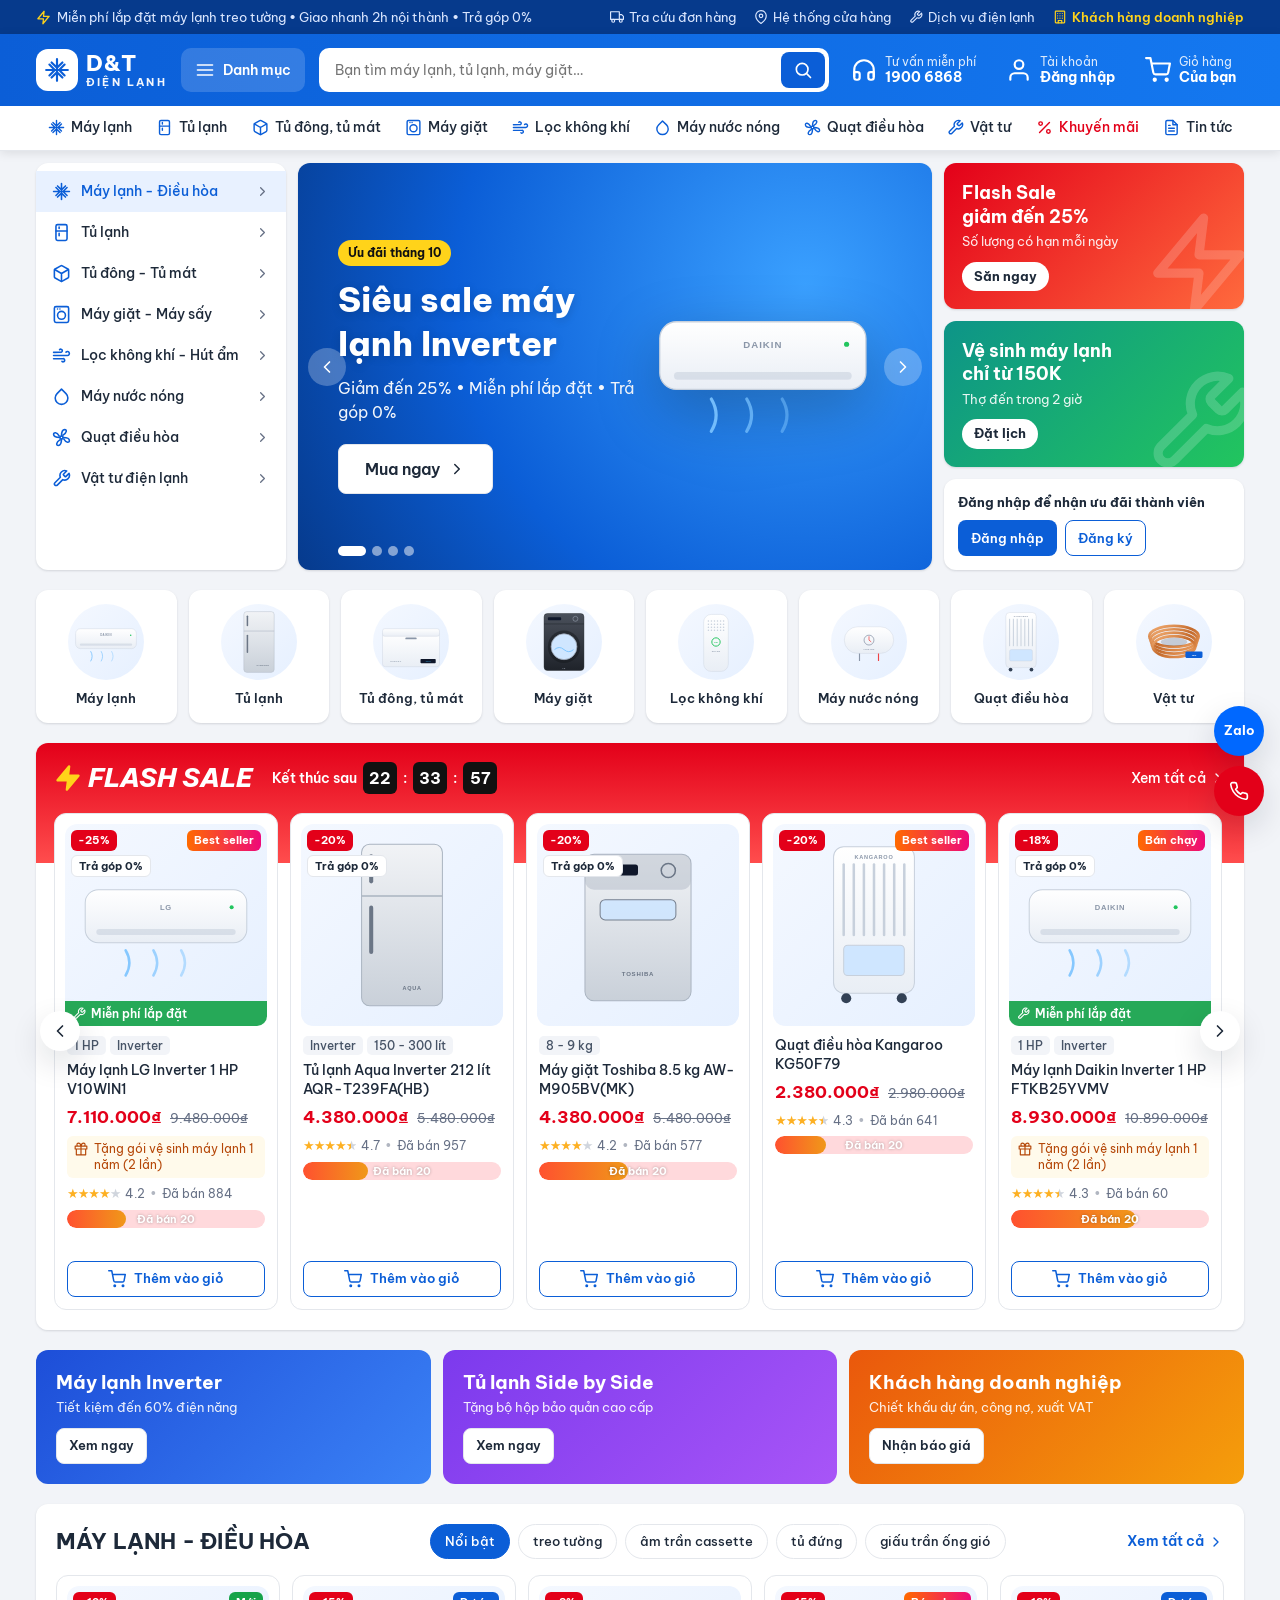
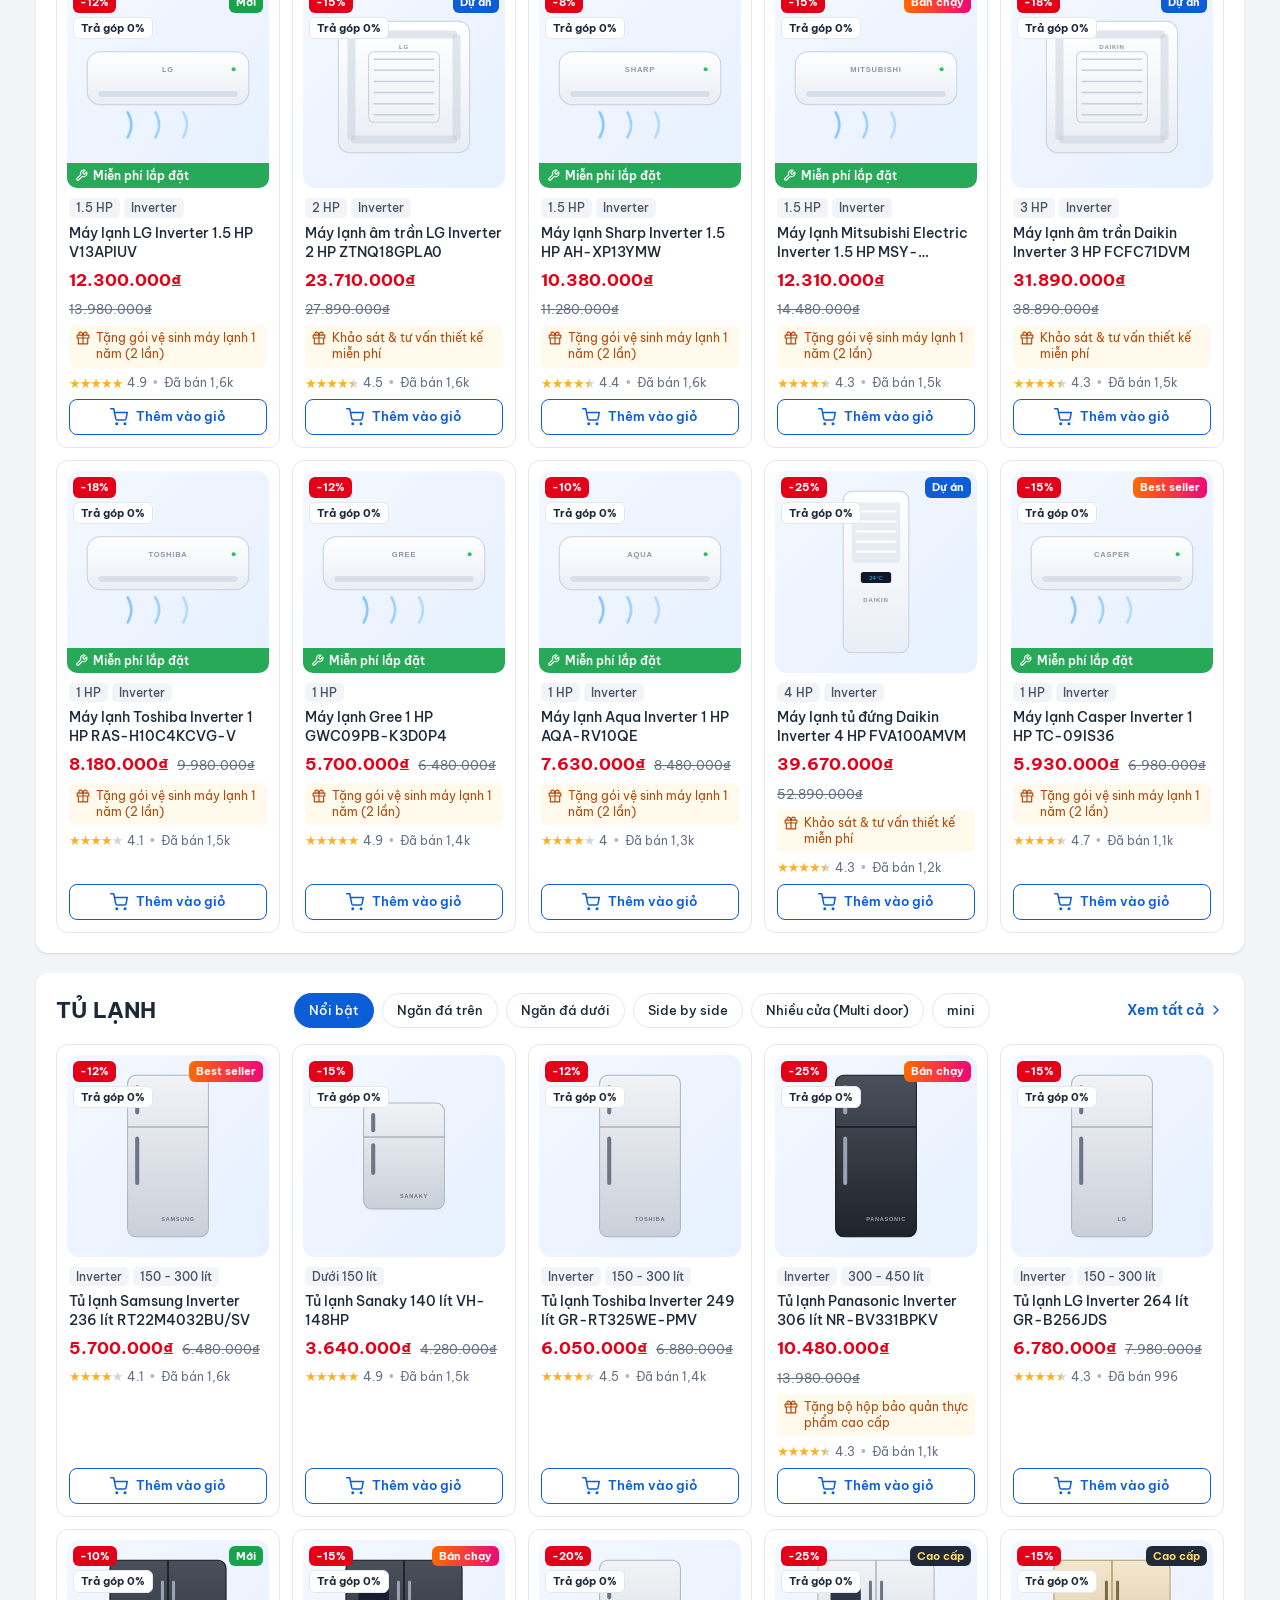
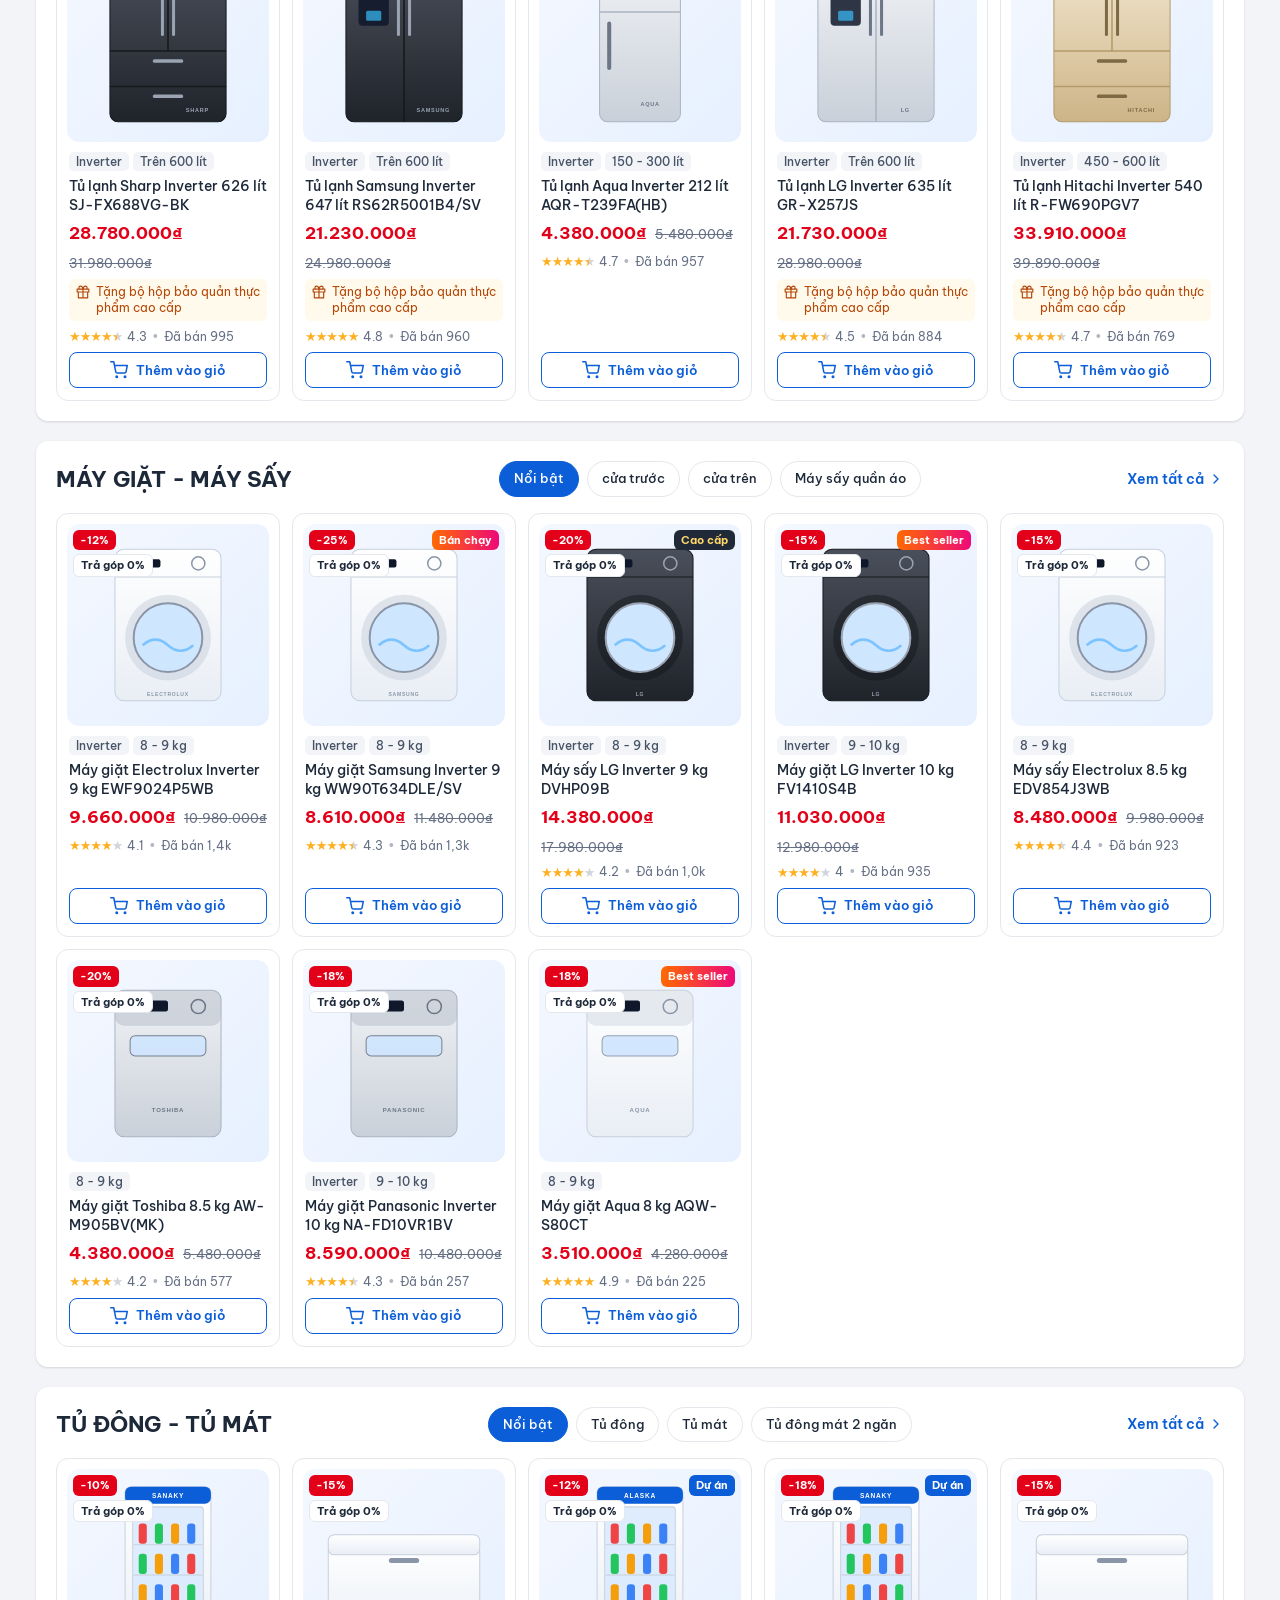
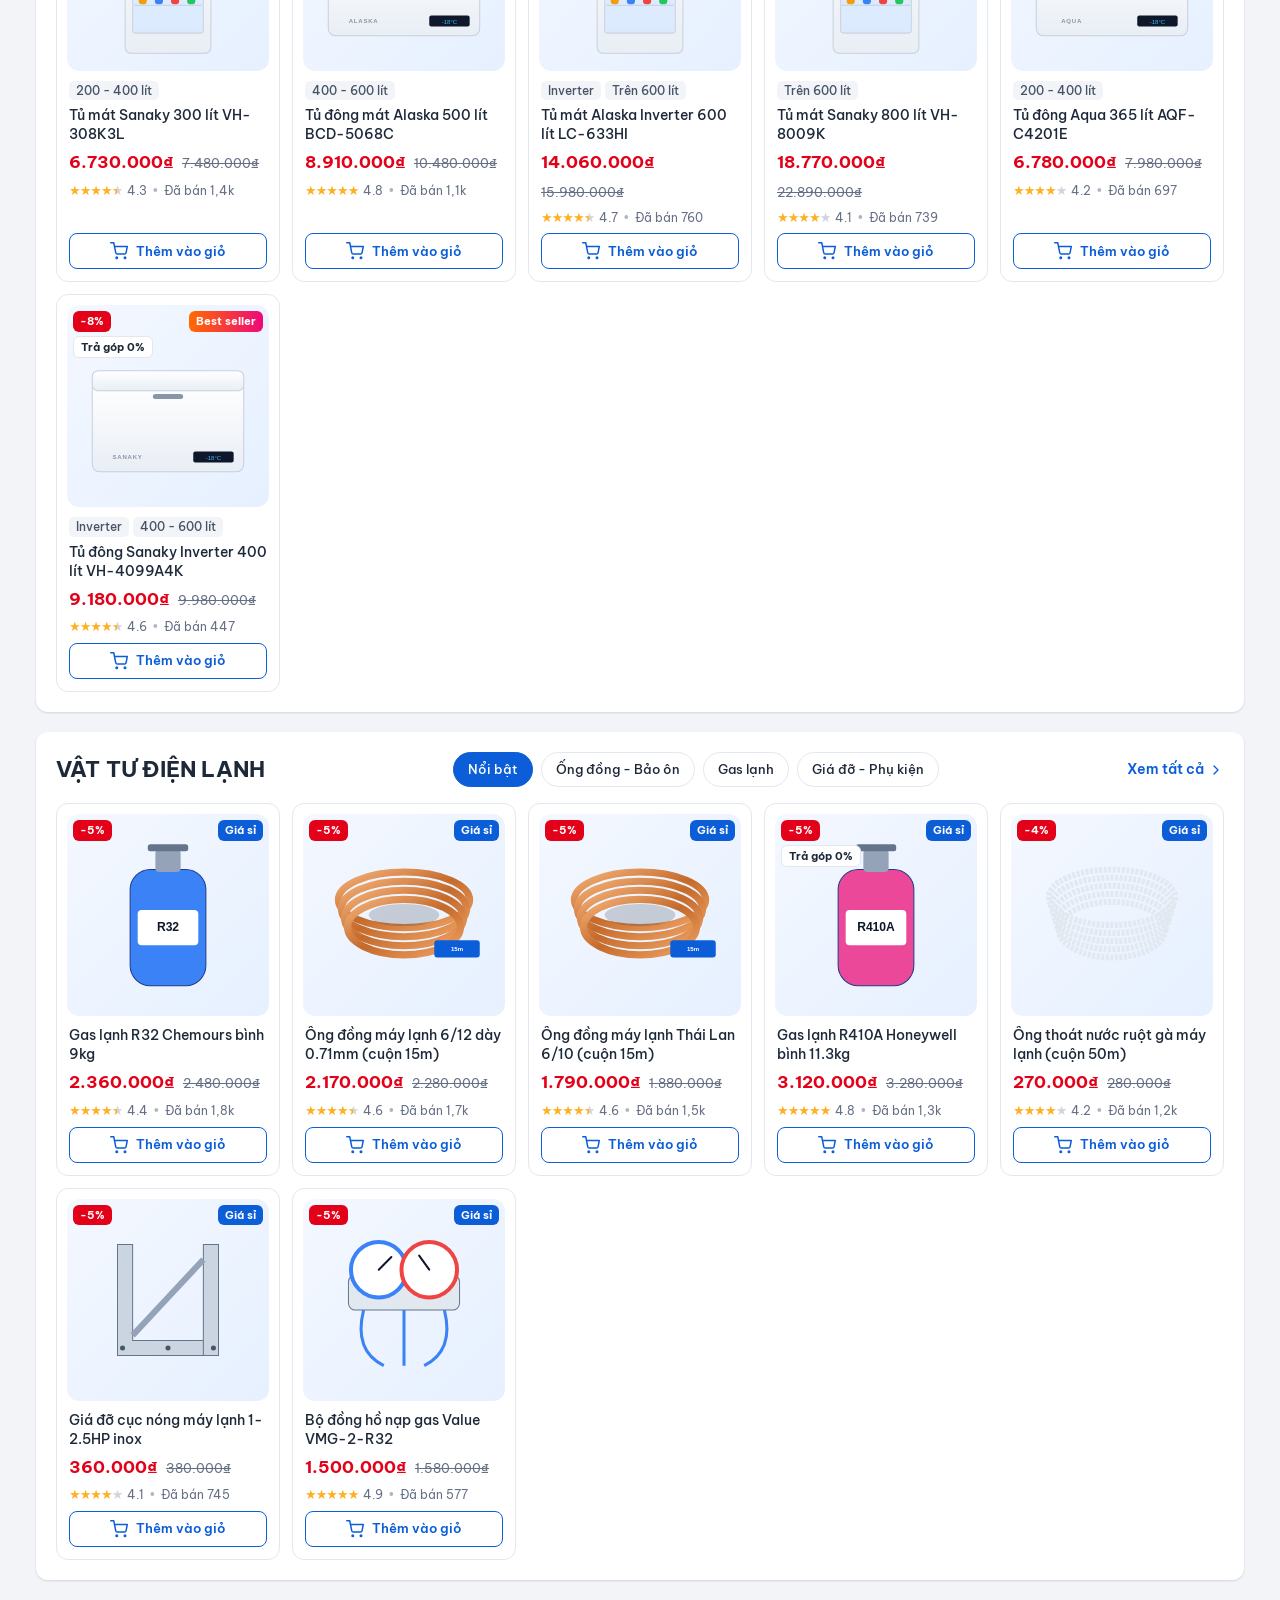
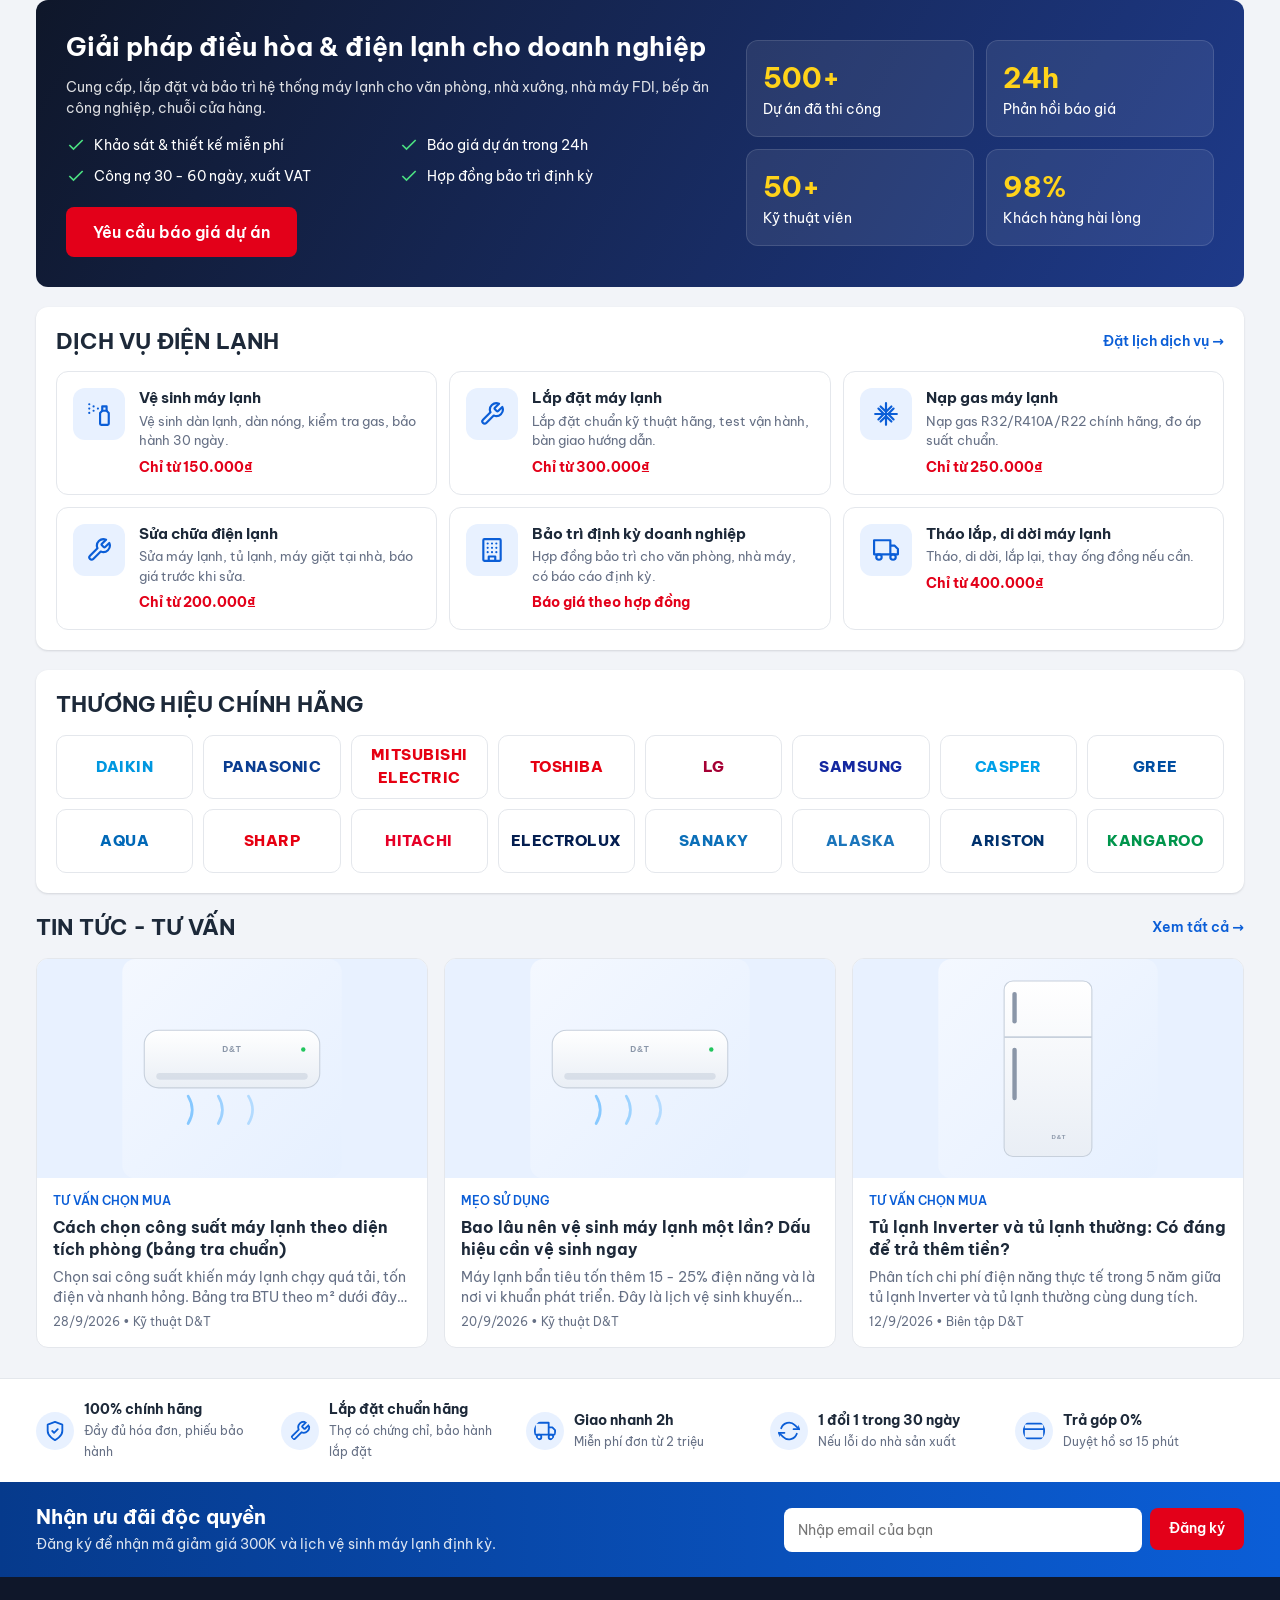
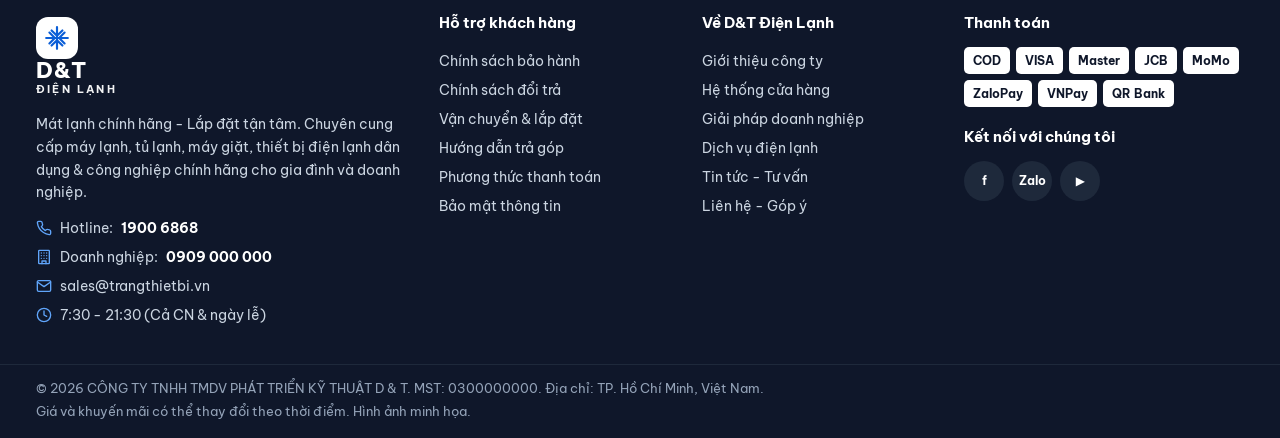
<file: dienlanh-shop/frontend/index.html>
<!doctype html>
<html lang="vi">
<head>
  <meta charset="utf-8">
  <meta name="viewport" content="width=device-width, initial-scale=1">
  <title>D&T Điện Lạnh - Máy lạnh, tủ lạnh, máy giặt chính hãng giá tốt</title>
  <meta name="description" content="Mua máy lạnh, tủ lạnh, máy giặt, tủ đông chính hãng giá tốt. Miễn phí lắp đặt, giao nhanh 2h, trả góp 0%. Giải pháp điều hòa cho doanh nghiệp, nhà xưởng.">
  <meta property="og:title" content="D&T Điện Lạnh - Máy lạnh, tủ lạnh, máy giặt chính hãng giá tốt">
  <meta property="og:description" content="Mua máy lạnh, tủ lạnh, máy giặt, tủ đông chính hãng giá tốt. Miễn phí lắp đặt, giao nhanh 2h, trả góp 0%. Giải pháp điều hòa cho doanh nghiệp, nhà xưởng.">
  <meta property="og:type" content="website">
  <meta name="theme-color" content="#0b5ed7">
  <link rel="icon" href="assets/images/favicon.svg" type="image/svg+xml">
  <link rel="preconnect" href="https://fonts.googleapis.com">
  <link rel="preconnect" href="https://fonts.gstatic.com" crossorigin>
  <link href="https://fonts.googleapis.com/css2?family=Be+Vietnam+Pro:wght@400;500;600;700;800&display=swap" rel="stylesheet">
  <link rel="stylesheet" href="assets/css/main.css">
</head>
<body data-page="home">
  <div id="site-header"></div>
  <main id="main">
    <div class="container">
      <h1 class="hidden">D&amp;T Điện Lạnh - Máy lạnh, tủ lạnh, máy giặt chính hãng</h1>
      <section class="hero">
        <aside class="hero-side" id="hero-side"></aside>
        <div class="slider" id="slider"></div>
        <div class="hero-right" id="hero-right"></div>
      </section>
      <section class="section quick-cats" id="quick-cats" aria-label="Danh mục"></section>
      <section class="section flash" id="flash"></section>
      <section class="section promo-strip">
        <a class="promo-card pc-1" href="danh-muc.html?cat=may-lanh&tech=Inverter"><h3>Máy lạnh Inverter</h3><p>Tiết kiệm đến 60% điện năng</p><span class="btn btn-light btn-sm">Xem ngay</span></a>
        <a class="promo-card pc-2" href="danh-muc.html?cat=tu-lanh&sub=side-by-side"><h3>Tủ lạnh Side by Side</h3><p>Tặng bộ hộp bảo quản cao cấp</p><span class="btn btn-light btn-sm">Xem ngay</span></a>
        <a class="promo-card pc-3" href="bao-gia-du-an.html"><h3>Khách hàng doanh nghiệp</h3><p>Chiết khấu dự án, công nợ, xuất VAT</p><span class="btn btn-light btn-sm">Nhận báo giá</span></a>
      </section>
      <div id="cat-sections"></div>
      <section class="section b2b-banner">
        <div>
          <h2>Giải pháp điều hòa &amp; điện lạnh cho doanh nghiệp</h2>
          <p>Cung cấp, lắp đặt và bảo trì hệ thống máy lạnh cho văn phòng, nhà xưởng, nhà máy FDI, bếp ăn công nghiệp, chuỗi cửa hàng.</p>
          <ul class="b2b-points">
            <li><svg class="ic" viewBox="0 0 24 24" fill="none" stroke="currentColor" stroke-width="2"><path d="M20 6 9 17l-5-5"/></svg>Khảo sát &amp; thiết kế miễn phí</li>
            <li><svg class="ic" viewBox="0 0 24 24" fill="none" stroke="currentColor" stroke-width="2"><path d="M20 6 9 17l-5-5"/></svg>Báo giá dự án trong 24h</li>
            <li><svg class="ic" viewBox="0 0 24 24" fill="none" stroke="currentColor" stroke-width="2"><path d="M20 6 9 17l-5-5"/></svg>Công nợ 30 - 60 ngày, xuất VAT</li>
            <li><svg class="ic" viewBox="0 0 24 24" fill="none" stroke="currentColor" stroke-width="2"><path d="M20 6 9 17l-5-5"/></svg>Hợp đồng bảo trì định kỳ</li>
          </ul>
          <a class="btn btn-accent btn-lg" href="bao-gia-du-an.html">Yêu cầu báo giá dự án</a>
        </div>
        <div class="b2b-stats">
          <div><b>500+</b>Dự án đã thi công</div>
          <div><b>24h</b>Phản hồi báo giá</div>
          <div><b>50+</b>Kỹ thuật viên</div>
          <div><b>98%</b>Khách hàng hài lòng</div>
        </div>
      </section>
      <section class="section section-box">
        <div class="section-head"><h2>Dịch vụ điện lạnh</h2><a class="link" href="dich-vu.html">Đặt lịch dịch vụ →</a></div>
        <div class="svc-grid" id="services"></div>
      </section>
      <section class="section section-box">
        <div class="section-head"><h2>Thương hiệu chính hãng</h2></div>
        <div class="brand-strip" id="brands"></div>
      </section>
      <section class="section section-box hidden" id="viewed">
        <div class="section-head"><h2>Sản phẩm bạn đã xem</h2></div>
        <div id="viewed-body"></div>
      </section>
      <section class="section">
        <div class="section-head"><h2>Tin tức - Tư vấn</h2><a class="link" href="tin-tuc.html">Xem tất cả →</a></div>
        <div class="news-grid" id="news"></div>
      </section>
    </div>
  </main>
  <div id="site-footer"></div>
  <script src="assets/js/data/catalog.js"></script>
  <script src="assets/js/data/content.js"></script>
  <script src="assets/js/core/utils.js"></script>
  <script src="assets/js/components/icons.js"></script>
  <script src="assets/js/core/api.js"></script>
  <script src="assets/js/core/store.js"></script>
  <script src="assets/js/components/art.js"></script>
  <script src="assets/js/components/ui.js"></script>
  <script src="assets/js/components/layout.js"></script>
  <script src="assets/js/pages/home.js"></script>
</body>
</html>
</file>
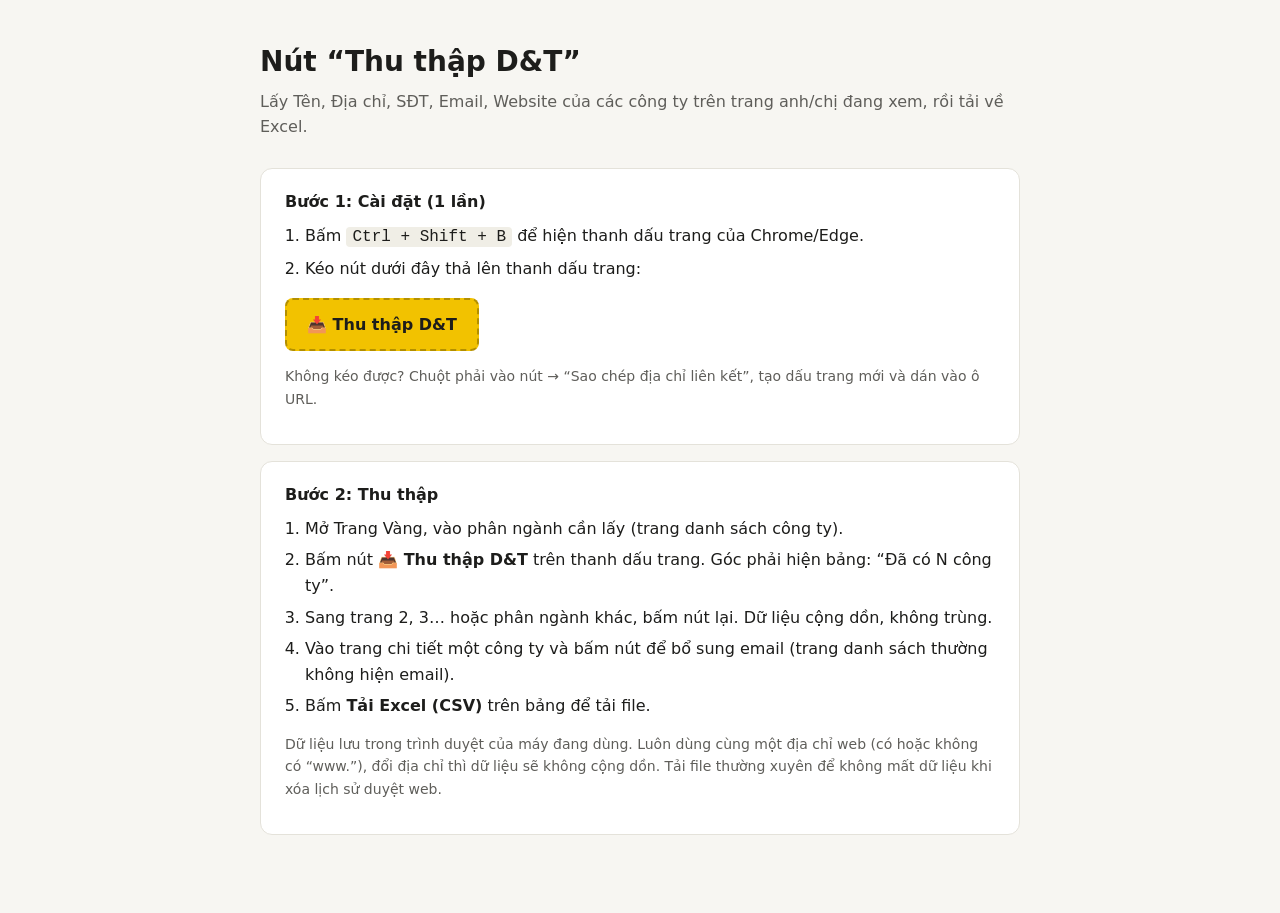
<file: trangvang_scraper/cai_dat_bookmarklet.html>
<!doctype html>
<html lang="vi">
<head>
<meta charset="utf-8">
<meta name="viewport" content="width=device-width, initial-scale=1">
<title>Nút thu thập danh bạ</title>
<style>
  :root { --bg:#f7f6f2; --card:#fff; --ink:#1d1d1b; --muted:#5f5e5a; --accent:#f2c200; --line:#e4e2da; }
  body { margin:0; background:var(--bg); color:var(--ink); font:16px/1.6 system-ui,-apple-system,"Segoe UI",Roboto,sans-serif; }
  main { max-width:760px; margin:0 auto; padding:40px 16px 64px; }
  h1 { font-size:28px; margin:0 0 4px; }
  .sub { color:var(--muted); margin:0 0 28px; }
  .card { background:var(--card); border:1px solid var(--line); border-radius:12px; padding:20px 24px; margin-bottom:16px; }
  .btn { display:inline-block; background:var(--accent); color:#1d1d1b; font-weight:700; padding:12px 20px;
         border-radius:8px; text-decoration:none; cursor:grab; border:2px dashed #b38f00; }
  ol { padding-left:20px; margin:8px 0 0; } li { margin:6px 0; }
  code { background:#f0eee6; padding:1px 6px; border-radius:4px; }
  .note { color:var(--muted); font-size:14px; }
</style>
</head>
<body>
<main>
  <h1>Nút “Thu thập D&amp;T”</h1>
  <p class="sub">Lấy Tên, Địa chỉ, SĐT, Email, Website của các công ty trên trang anh/chị đang xem, rồi tải về Excel.</p>

  <div class="card">
    <strong>Bước 1: Cài đặt (1 lần)</strong>
    <ol>
      <li>Bấm <code>Ctrl + Shift + B</code> để hiện thanh dấu trang của Chrome/Edge.</li>
      <li>Kéo nút dưới đây thả lên thanh dấu trang:</li>
    </ol>
    <p style="margin:16px 0 4px"><a id="bm" class="btn" href="#">📥 Thu thập D&amp;T</a></p>
    <p class="note">Không kéo được? Chuột phải vào nút → “Sao chép địa chỉ liên kết”, tạo dấu trang mới và dán vào ô URL.</p>
  </div>

  <div class="card">
    <strong>Bước 2: Thu thập</strong>
    <ol>
      <li>Mở Trang Vàng, vào phân ngành cần lấy (trang danh sách công ty).</li>
      <li>Bấm nút <b>📥 Thu thập D&amp;T</b> trên thanh dấu trang. Góc phải hiện bảng: “Đã có N công ty”.</li>
      <li>Sang trang 2, 3… hoặc phân ngành khác, bấm nút lại. Dữ liệu cộng dồn, không trùng.</li>
      <li>Vào trang chi tiết một công ty và bấm nút để bổ sung email (trang danh sách thường không hiện email).</li>
      <li>Bấm <b>Tải Excel (CSV)</b> trên bảng để tải file.</li>
    </ol>
    <p class="note">Dữ liệu lưu trong trình duyệt của máy đang dùng. Luôn dùng cùng một địa chỉ web (có hoặc không có “www.”), đổi địa chỉ thì dữ liệu sẽ không cộng dồn. Tải file thường xuyên để không mất dữ liệu khi xóa lịch sử duyệt web.</p>
  </div>
</main>

<script type="text/plain" id="src">
(function () {
  var KEY = 'dt_trangvang_v1';
  var BAD = ['trangvangvietnam.com','facebook.com','fb.com','zalo.me','google.','goo.gl','youtube.com','youtu.be',
    'twitter.com','x.com','instagram.com','linkedin.com','tiktok.com','pinterest.com','messenger.com','bit.ly'];
  var LIST_RE = /\/listings\/(\d+)/;
  var PHONE_RE = /(?:\+?84|0)[\d\s.\-()]{8,14}\d/g;
  var EMAIL_RE = /[A-Za-z0-9._%+\-]+@[A-Za-z0-9.\-]+\.[A-Za-z]{2,}/g;

  function clean(t) { return (t || '').replace(/\s+/g, ' ').replace(/^[\s|·\-–]+|[\s|·\-–]+$/g, ''); }
  function lid(href) { var m = LIST_RE.exec(href || ''); return m ? m[1] : null; }
  function cf(hex) { var k = parseInt(hex.substr(0, 2), 16), s = '';
    for (var i = 2; i < hex.length; i += 2) s += String.fromCharCode(parseInt(hex.substr(i, 2), 16) ^ k); return s; }
  function load() { try { return JSON.parse(localStorage.getItem(KEY)) || {}; } catch (e) { return {}; } }
  function save(d) { localStorage.setItem(KEY, JSON.stringify(d)); }

  function parse(block, url, name) {
    var r = { id: lid(url), url: url, name: name, address: '', phone: [], email: [], website: '' };
    block.querySelectorAll('a[href^="tel:"]').forEach(function (a) {
      var ctx = (a.parentElement ? a.parentElement.innerText : '').toLowerCase();
      var n = clean(decodeURIComponent(a.getAttribute('href').slice(4)) || a.innerText);
      if (n && ctx.indexOf('fax') < 0 && r.phone.indexOf(n) < 0) r.phone.push(n);
    });
    if (!r.phone.length) block.innerText.split('\n').forEach(function (line) {
      if (/fax/i.test(line)) return;
      (line.match(PHONE_RE) || []).forEach(function (m) {
        m = clean(m); if (m.replace(/\D/g, '').length >= 9 && r.phone.indexOf(m) < 0) r.phone.push(m);
      });
    });
    function addEmail(e) { e = (e || '').trim().replace(/\.$/, '').toLowerCase();
      if (/^[^@\s]+@[^@\s]+\.[a-z]{2,}$/.test(e) && r.email.indexOf(e) < 0) r.email.push(e); }
    block.querySelectorAll('a[href]').forEach(function (a) {
      var h = a.getAttribute('href');
      if (/^mailto:/i.test(h)) addEmail(decodeURIComponent(h.slice(7).split('?')[0]));
      else if (h.indexOf('email-protection#') >= 0) addEmail(cf(h.split('#')[1]));
    });
    block.querySelectorAll('[data-cfemail]').forEach(function (el) { addEmail(cf(el.getAttribute('data-cfemail'))); });
    if (!r.email.length) (block.innerText.match(EMAIL_RE) || []).forEach(addEmail);

    var best = null, bestScore = 0;
    block.querySelectorAll('a[href^="http"]').forEach(function (a) {
      var dom; try { dom = new URL(a.href).hostname.toLowerCase(); } catch (e) { return; }
      if (BAD.some(function (b) { return dom.indexOf(b) >= 0; })) return;
      var t = clean(a.innerText).toLowerCase();
      var sc = (t.indexOf('www.') === 0 || t.indexOf(dom.replace('www.', '')) >= 0) ? 2 : 1;
      if (sc > bestScore) { best = a.href; bestScore = sc; }
    });
    if (best) r.website = best;
    else { var w = /\b(www\.[a-z0-9\-.]+\.[a-z]{2,})/i.exec(block.innerText); if (w) r.website = w[1]; }

    var icons = block.querySelectorAll('i, span, img, svg');
    for (var i = 0; i < icons.length && !r.address; i++) {
      var el = icons[i];
      var attrs = (el.getAttribute('class') || '') + ' ' + (el.getAttribute('alt') || '') + ' ' + (el.getAttribute('src') || '');
      if (/(location|map-marker|map-pin|fa-map|place|address|dia-chi)/i.test(attrs) && el.parentElement) {
        var t = clean(el.parentElement.innerText);
        if (t.length > 10 && !/^(vp |văn phòng|địa chỉ đăng ký)/i.test(t)) r.address = t;
      }
    }
    if (!r.address) block.innerText.split('\n').some(function (line) {
      line = clean(line); var low = line.toLowerCase();
      if (/việt nam|tp\.|quận|phường/.test(low) && line.length > 15 && line.length < 250 &&
          !/^(vp |văn phòng|địa chỉ đăng ký|ngành)/.test(low)) { r.address = line; return true; }
    });
    r.phone = r.phone.join(' / '); r.email = r.email.join('; ');
    return r;
  }

  function category() {
    var inp = document.querySelector('input[type="text"][value], input[type="search"][value]');
    if (inp && clean(inp.value).length > 3) return clean(inp.value);
    var h1 = document.querySelector('h1'); return h1 ? clean(h1.innerText) : clean(document.title);
  }

  var found = [];
  if (lid(location.href)) {                          // trang chi tiết công ty
    var h1 = document.querySelector('h1'), node = h1, block = document.body;
    for (var k = 0; k < 8 && node && node.parentElement; k++) {
      node = node.parentElement;
      if (node.querySelector('a[href^="tel:"], a[href^="mailto:"], [data-cfemail]')) { block = node; break; }
    }
    found.push(parse(block, location.href.split('#')[0], h1 ? clean(h1.innerText) : clean(document.title)));
  } else {                                            // trang danh sách
    var seen = {};
    document.querySelectorAll('a[href]').forEach(function (a) {
      var id = lid(a.getAttribute('href')); if (!id || seen[id]) return;
      var card = a;
      while (card.parentElement && card.parentElement.tagName !== 'BODY') {
        var ids = {};
        card.parentElement.querySelectorAll('a[href]').forEach(function (x) { var j = lid(x.getAttribute('href')); if (j) ids[j] = 1; });
        if (Object.keys(ids).length > 1) break;
        card = card.parentElement;
      }
      if (card === a) return;
      seen[id] = 1;
      var title = card.querySelector('h1,h2,h3,h4');
      var name = title ? clean(title.innerText) : clean(a.innerText);
      found.push(parse(card, a.href.split('#')[0], name.replace(/^\d+\s+/, '')));
    });
  }

  var data = load(), cat = lid(location.href) ? '' : category(), added = 0;
  found.forEach(function (r) {
    if (!r.id) return;
    var old = data[r.id];
    r.category = cat; r.at = new Date().toISOString().slice(0, 19).replace('T', ' ');
    if (!old) { data[r.id] = r; added++; return; }
    ['name', 'address', 'phone', 'email', 'website'].forEach(function (f) { if (!old[f] && r[f]) old[f] = r[f]; });
    if (cat && (old.category || '').split(' | ').indexOf(cat) < 0) old.category = old.category ? old.category + ' | ' + cat : cat;
  });
  save(data);

  function csv() {
    var head = ['Phân ngành', 'Tên công ty', 'Địa chỉ', 'Điện thoại', 'Email', 'Website', 'Link nguồn', 'Ngày thu thập'];
    var rows = Object.keys(data).map(function (k) { var d = data[k];
      return [d.category, d.name, d.address, d.phone, d.email, d.website, d.url, d.at]; });
    var text = [head].concat(rows).map(function (r) {
      return r.map(function (v) { return '"' + String(v || '').replace(/"/g, '""') + '"'; }).join(',');
    }).join('\r\n');
    var blob = new Blob(['﻿' + text], { type: 'text/csv;charset=utf-8' });
    var a = document.createElement('a'); a.href = URL.createObjectURL(blob);
    a.download = 'danh_ba_' + new Date().toISOString().slice(0, 10) + '.csv';
    document.body.appendChild(a); a.click(); a.remove();
  }

  var old = document.getElementById('dt-panel'); if (old) old.remove();
  var p = document.createElement('div'); p.id = 'dt-panel';
  p.style.cssText = 'position:fixed;top:16px;right:16px;z-index:2147483647;background:#fff;color:#1d1d1b;' +
    'border:2px solid #f2c200;border-radius:10px;padding:14px 16px;font:14px/1.5 system-ui,sans-serif;' +
    'box-shadow:0 6px 24px rgba(0,0,0,.18);width:260px';
  var total = Object.keys(data).length;
  p.innerHTML = '<b>📥 Thu thập D&amp;T</b><br>Trang này: ' + found.length + ' công ty (+' + added + ' mới)<br>' +
    'Tổng đã có: <b>' + total + '</b> công ty<div style="margin-top:10px;display:flex;gap:6px;flex-wrap:wrap"></div>';
  var bar = p.lastChild;
  function btn(label, fn, bg) { var b = document.createElement('button'); b.textContent = label;
    b.style.cssText = 'border:0;border-radius:6px;padding:6px 10px;cursor:pointer;font:600 13px system-ui;background:' + bg;
    b.onclick = fn; bar.appendChild(b); }
  btn('Tải Excel (CSV)', csv, '#f2c200');
  btn('Xóa dữ liệu', function () { if (confirm('Xóa toàn bộ ' + total + ' công ty đã thu thập?')) { localStorage.removeItem(KEY); p.remove(); } }, '#eee');
  btn('Đóng', function () { p.remove(); }, '#eee');
  document.body.appendChild(p);
  if (!found.length) p.firstChild.insertAdjacentHTML('afterend', '<br><span style="color:#b00">Không thấy công ty nào trên trang này.</span>');
})();
</script>
<script>
  document.getElementById('bm').href = 'javascript:' + encodeURIComponent(document.getElementById('src').textContent);
</script>
</body>
</html>
</file>
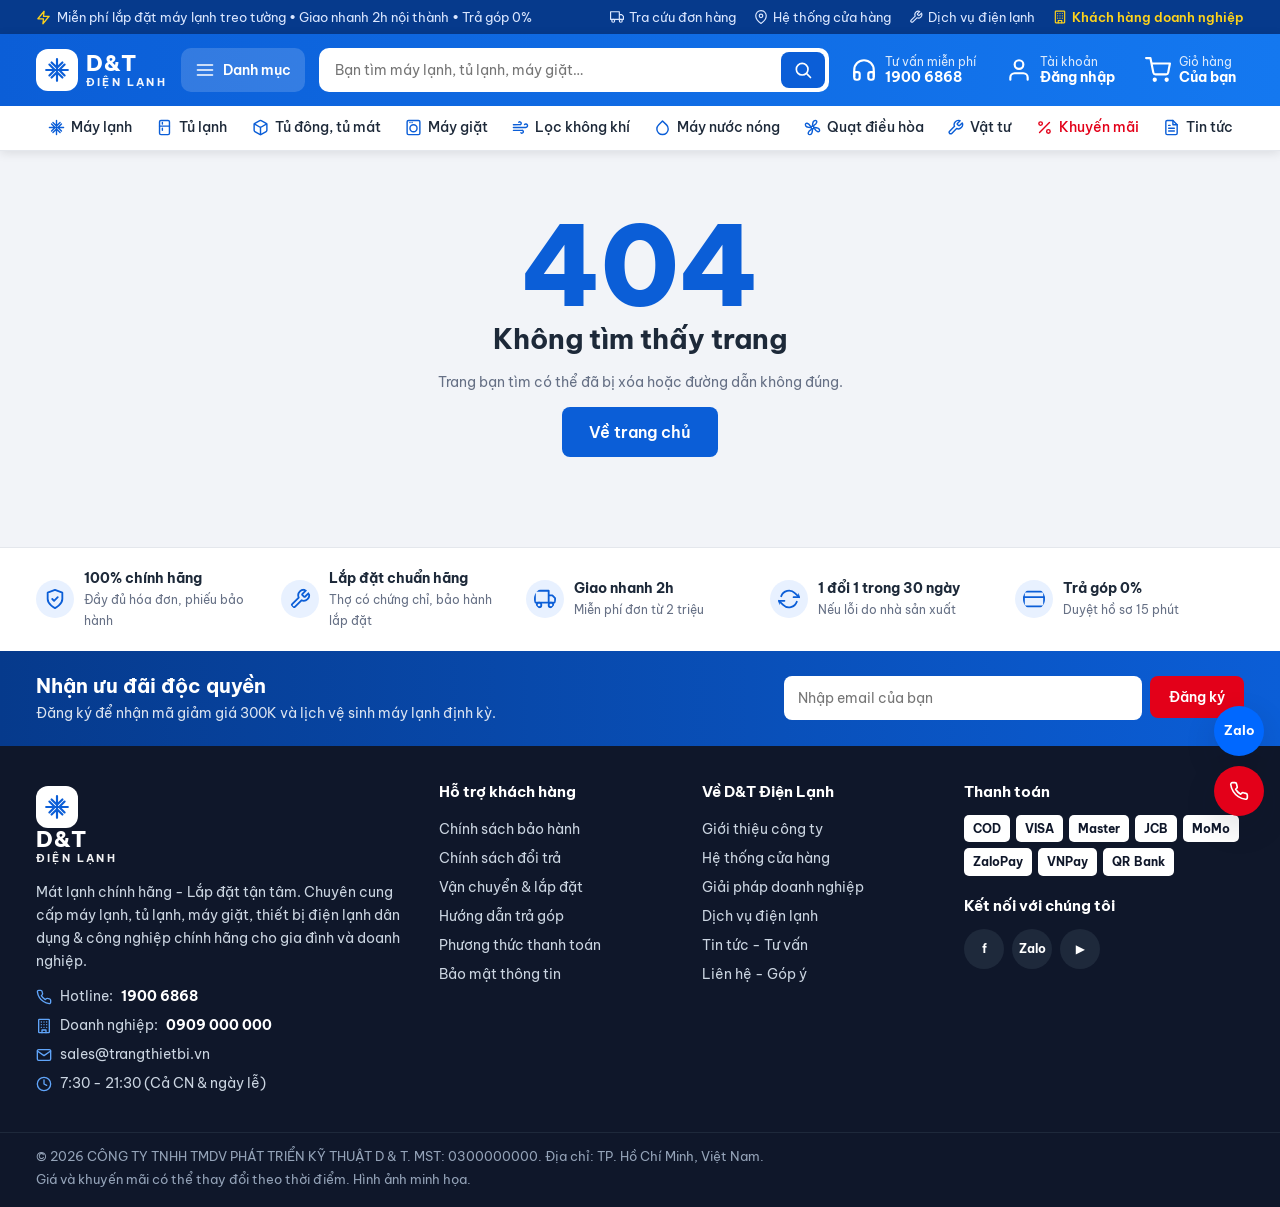
<file: dienlanh-shop/frontend/bai-viet.html>
<!doctype html>
<html lang="vi">
<head>
  <meta charset="utf-8">
  <meta name="viewport" content="width=device-width, initial-scale=1">
  <title>Bài viết | D&T Điện Lạnh</title>
  <meta name="description" content="Tin tức tư vấn điện lạnh.">
  <meta property="og:title" content="Bài viết | D&T Điện Lạnh">
  <meta property="og:description" content="Tin tức tư vấn điện lạnh.">
  <meta property="og:type" content="website">
  <meta name="theme-color" content="#0b5ed7">
  <link rel="icon" href="assets/images/favicon.svg" type="image/svg+xml">
  <link rel="preconnect" href="https://fonts.googleapis.com">
  <link rel="preconnect" href="https://fonts.gstatic.com" crossorigin>
  <link href="https://fonts.googleapis.com/css2?family=Be+Vietnam+Pro:wght@400;500;600;700;800&display=swap" rel="stylesheet">
  <link rel="stylesheet" href="assets/css/main.css">
</head>
<body data-page="article">
  <div id="site-header"></div>
  <main id="main">
    <div id="crumb"></div>
    <div class="container" id="article"></div>
  </main>
  <div id="site-footer"></div>
  <script src="assets/js/data/catalog.js"></script>
  <script src="assets/js/data/content.js"></script>
  <script src="assets/js/core/utils.js"></script>
  <script src="assets/js/components/icons.js"></script>
  <script src="assets/js/core/api.js"></script>
  <script src="assets/js/core/store.js"></script>
  <script src="assets/js/components/art.js"></script>
  <script src="assets/js/components/ui.js"></script>
  <script src="assets/js/components/layout.js"></script>
  <script src="assets/js/pages/blog.js"></script>
</body>
</html>
</file>
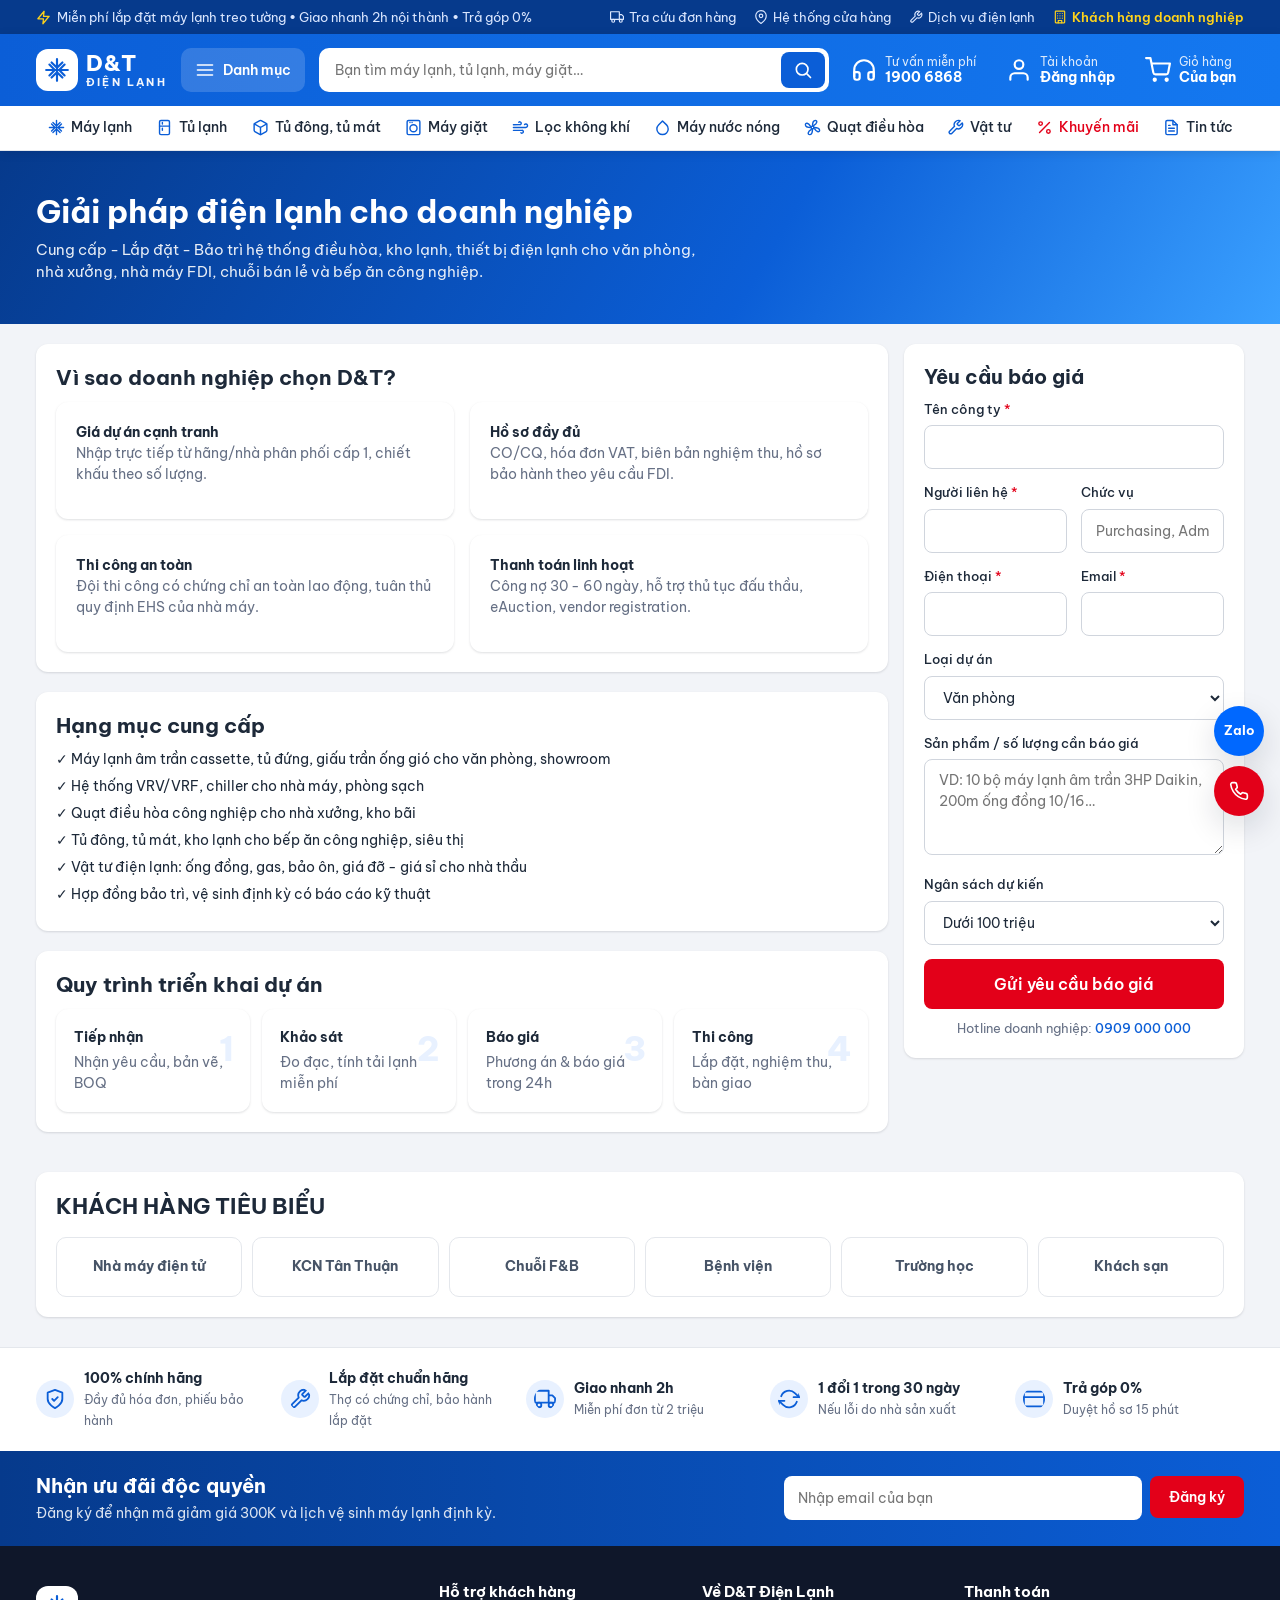
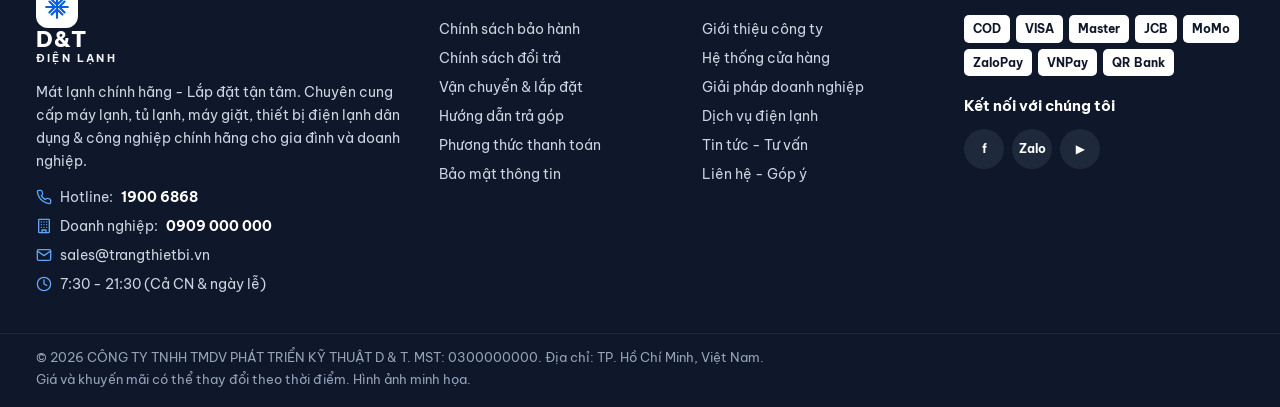
<file: dienlanh-shop/frontend/bao-gia-du-an.html>
<!doctype html>
<html lang="vi">
<head>
  <meta charset="utf-8">
  <meta name="viewport" content="width=device-width, initial-scale=1">
  <title>Báo giá dự án điều hòa cho doanh nghiệp, nhà xưởng | D&T Điện Lạnh</title>
  <meta name="description" content="Cung cấp, lắp đặt máy lạnh âm trần, tủ đứng, ống gió, VRV cho văn phòng, nhà xưởng, nhà máy FDI. Khảo sát miễn phí, báo giá trong 24h, công nợ, xuất VAT.">
  <meta property="og:title" content="Báo giá dự án điều hòa cho doanh nghiệp, nhà xưởng | D&T Điện Lạnh">
  <meta property="og:description" content="Cung cấp, lắp đặt máy lạnh âm trần, tủ đứng, ống gió, VRV cho văn phòng, nhà xưởng, nhà máy FDI. Khảo sát miễn phí, báo giá trong 24h, công nợ, xuất VAT.">
  <meta property="og:type" content="website">
  <meta name="theme-color" content="#0b5ed7">
  <link rel="icon" href="assets/images/favicon.svg" type="image/svg+xml">
  <link rel="preconnect" href="https://fonts.googleapis.com">
  <link rel="preconnect" href="https://fonts.gstatic.com" crossorigin>
  <link href="https://fonts.googleapis.com/css2?family=Be+Vietnam+Pro:wght@400;500;600;700;800&display=swap" rel="stylesheet">
  <link rel="stylesheet" href="assets/css/main.css">
</head>
<body data-page="b2b">
  <div id="site-header"></div>
  <main id="main">
    <section class="page-banner"><div class="container"><h1>Giải pháp điện lạnh cho doanh nghiệp</h1><p>Cung cấp - Lắp đặt - Bảo trì hệ thống điều hòa, kho lạnh, thiết bị điện lạnh cho văn phòng, nhà xưởng, nhà máy FDI, chuỗi bán lẻ và bếp ăn công nghiệp.</p></div></section>
    <div class="container">
      <div class="two-col">
        <div>
          <section class="section-box">
            <h2>Vì sao doanh nghiệp chọn D&amp;T?</h2>
            <div class="value-grid" style="grid-template-columns:1fr 1fr">
              <div class="value"><b>Giá dự án cạnh tranh</b><p class="muted">Nhập trực tiếp từ hãng/nhà phân phối cấp 1, chiết khấu theo số lượng.</p></div>
              <div class="value"><b>Hồ sơ đầy đủ</b><p class="muted">CO/CQ, hóa đơn VAT, biên bản nghiệm thu, hồ sơ bảo hành theo yêu cầu FDI.</p></div>
              <div class="value"><b>Thi công an toàn</b><p class="muted">Đội thi công có chứng chỉ an toàn lao động, tuân thủ quy định EHS của nhà máy.</p></div>
              <div class="value"><b>Thanh toán linh hoạt</b><p class="muted">Công nợ 30 - 60 ngày, hỗ trợ thủ tục đấu thầu, eAuction, vendor registration.</p></div>
            </div>
          </section>
          <section class="section section-box">
            <h2>Hạng mục cung cấp</h2>
            <ul class="check-list">
              <li>✓ Máy lạnh âm trần cassette, tủ đứng, giấu trần ống gió cho văn phòng, showroom</li>
              <li>✓ Hệ thống VRV/VRF, chiller cho nhà máy, phòng sạch</li>
              <li>✓ Quạt điều hòa công nghiệp cho nhà xưởng, kho bãi</li>
              <li>✓ Tủ đông, tủ mát, kho lạnh cho bếp ăn công nghiệp, siêu thị</li>
              <li>✓ Vật tư điện lạnh: ống đồng, gas, bảo ôn, giá đỡ - giá sỉ cho nhà thầu</li>
              <li>✓ Hợp đồng bảo trì, vệ sinh định kỳ có báo cáo kỹ thuật</li>
            </ul>
          </section>
          <section class="section section-box">
            <h2>Quy trình triển khai dự án</h2>
            <div class="process">
              <div><b>Tiếp nhận</b><span class="muted">Nhận yêu cầu, bản vẽ, BOQ</span></div>
              <div><b>Khảo sát</b><span class="muted">Đo đạc, tính tải lạnh miễn phí</span></div>
              <div><b>Báo giá</b><span class="muted">Phương án &amp; báo giá trong 24h</span></div>
              <div><b>Thi công</b><span class="muted">Lắp đặt, nghiệm thu, bàn giao</span></div>
            </div>
          </section>
        </div>
        <form class="section-box" data-lead="b2b-quote" data-success="Đã nhận yêu cầu báo giá!" style="position:sticky;top:130px">
          <h2 style="font-size:20px">Yêu cầu báo giá</h2>
          <div class="field"><label>Tên công ty <span class="req">*</span></label><input name="company" required><div class="err">Bắt buộc</div></div>
          <div class="form-row">
            <div class="field"><label>Người liên hệ <span class="req">*</span></label><input name="name" required><div class="err">Bắt buộc</div></div>
            <div class="field"><label>Chức vụ</label><input name="position" placeholder="Purchasing, Admin…"></div>
          </div>
          <div class="form-row">
            <div class="field"><label>Điện thoại <span class="req">*</span></label><input name="phone" type="tel" required data-validate="phone"><div class="err">SĐT không hợp lệ</div></div>
            <div class="field"><label>Email <span class="req">*</span></label><input name="email" type="email" required><div class="err">Email không hợp lệ</div></div>
          </div>
          <div class="field"><label>Loại dự án</label><select name="projectType"><option>Văn phòng</option><option>Nhà xưởng / Nhà máy</option><option>Nhà hàng / Bếp công nghiệp</option><option>Chuỗi cửa hàng</option><option>Mua vật tư số lượng lớn</option><option>Hợp đồng bảo trì</option></select></div>
          <div class="field"><label>Sản phẩm / số lượng cần báo giá</label><textarea name="items" placeholder="VD: 10 bộ máy lạnh âm trần 3HP Daikin, 200m ống đồng 10/16…"></textarea></div>
          <div class="field"><label>Ngân sách dự kiến</label><select name="budget"><option>Dưới 100 triệu</option><option>100 - 500 triệu</option><option>500 triệu - 2 tỷ</option><option>Trên 2 tỷ</option></select></div>
          <button class="btn btn-accent btn-block btn-lg">Gửi yêu cầu báo giá</button>
          <p class="muted" style="text-align:center;margin:10px 0 0;font-size:13px">Hotline doanh nghiệp: <a class="link" href="tel:0909000000">0909 000 000</a></p>
        </form>
      </div>
      <section class="section section-box">
        <div class="section-head"><h2>Khách hàng tiêu biểu</h2></div>
        <div class="client-logos"><span>Nhà máy điện tử</span><span>KCN Tân Thuận</span><span>Chuỗi F&amp;B</span><span>Bệnh viện</span><span>Trường học</span><span>Khách sạn</span></div>
      </section>
    </div>
  </main>
  <div id="site-footer"></div>
  <script src="assets/js/data/catalog.js"></script>
  <script src="assets/js/data/content.js"></script>
  <script src="assets/js/core/utils.js"></script>
  <script src="assets/js/components/icons.js"></script>
  <script src="assets/js/core/api.js"></script>
  <script src="assets/js/core/store.js"></script>
  <script src="assets/js/components/art.js"></script>
  <script src="assets/js/components/ui.js"></script>
  <script src="assets/js/components/layout.js"></script>
  <script src="assets/js/pages/info.js"></script>
</body>
</html>
</file>
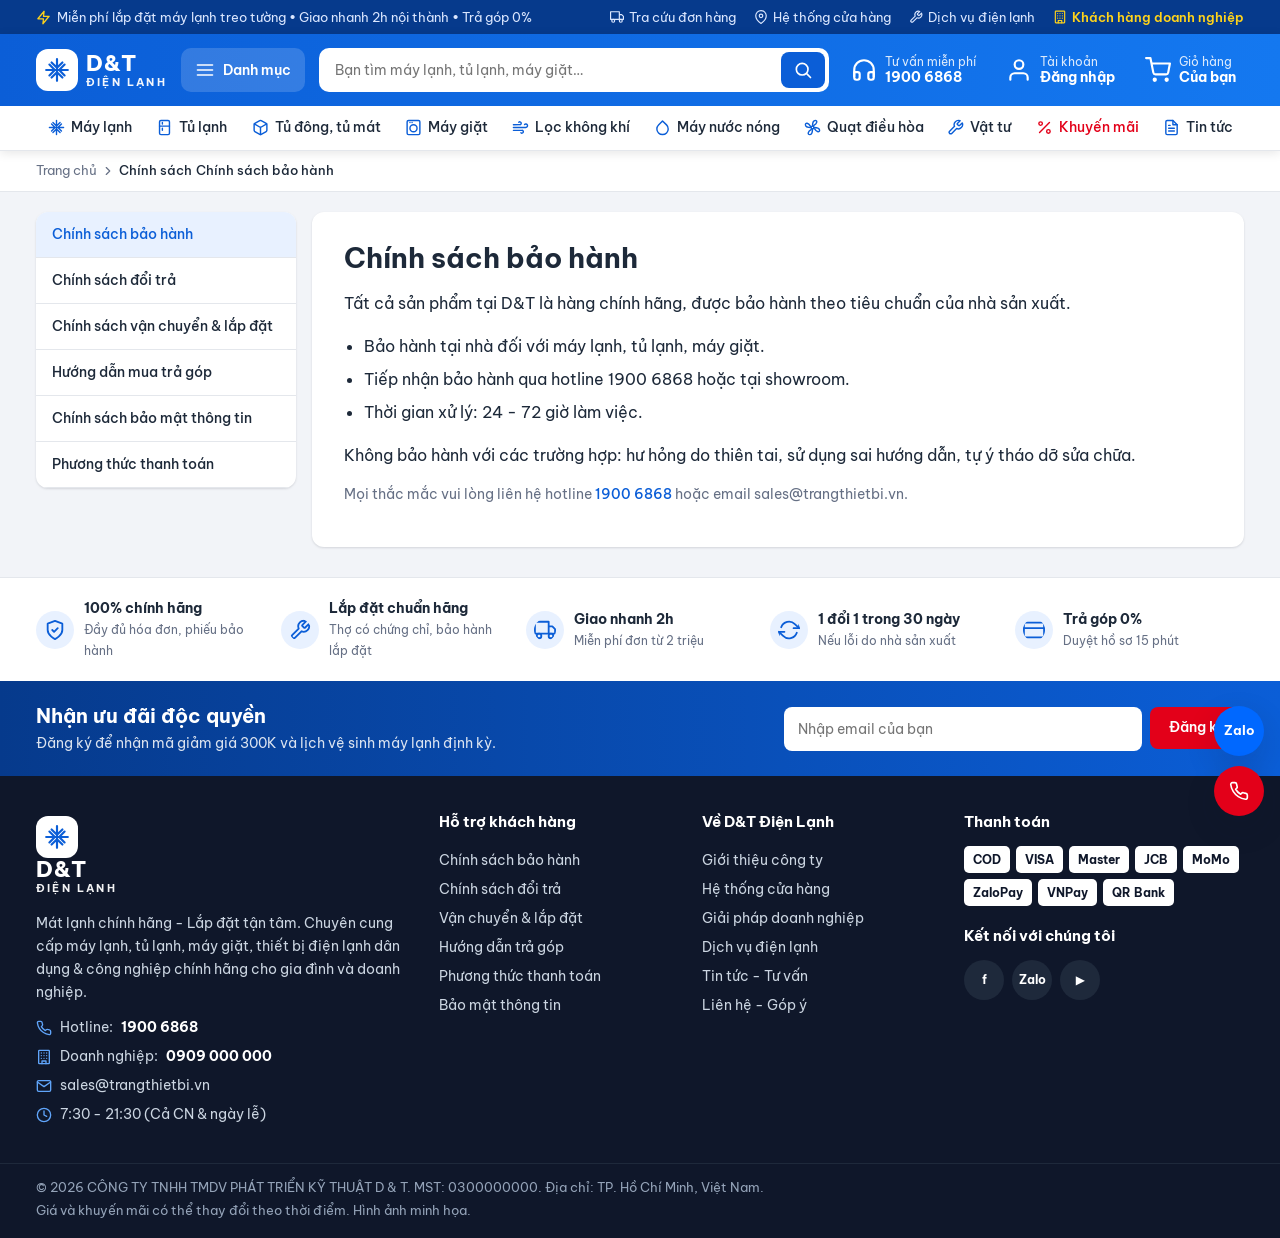
<file: dienlanh-shop/frontend/chinh-sach.html>
<!doctype html>
<html lang="vi">
<head>
  <meta charset="utf-8">
  <meta name="viewport" content="width=device-width, initial-scale=1">
  <title>Chính sách | D&T Điện Lạnh</title>
  <meta name="description" content="Chính sách bảo hành, đổi trả, vận chuyển, thanh toán.">
  <meta property="og:title" content="Chính sách | D&T Điện Lạnh">
  <meta property="og:description" content="Chính sách bảo hành, đổi trả, vận chuyển, thanh toán.">
  <meta property="og:type" content="website">
  <meta name="theme-color" content="#0b5ed7">
  <link rel="icon" href="assets/images/favicon.svg" type="image/svg+xml">
  <link rel="preconnect" href="https://fonts.googleapis.com">
  <link rel="preconnect" href="https://fonts.gstatic.com" crossorigin>
  <link href="https://fonts.googleapis.com/css2?family=Be+Vietnam+Pro:wght@400;500;600;700;800&display=swap" rel="stylesheet">
  <link rel="stylesheet" href="assets/css/main.css">
</head>
<body data-page="policy">
  <div id="site-header"></div>
  <main id="main">
    <div id="crumb"></div>
    <div class="container" id="policy"></div>
  </main>
  <div id="site-footer"></div>
  <script src="assets/js/data/catalog.js"></script>
  <script src="assets/js/data/content.js"></script>
  <script src="assets/js/core/utils.js"></script>
  <script src="assets/js/components/icons.js"></script>
  <script src="assets/js/core/api.js"></script>
  <script src="assets/js/core/store.js"></script>
  <script src="assets/js/components/art.js"></script>
  <script src="assets/js/components/ui.js"></script>
  <script src="assets/js/components/layout.js"></script>
  <script src="assets/js/pages/info.js"></script>
</body>
</html>
</file>
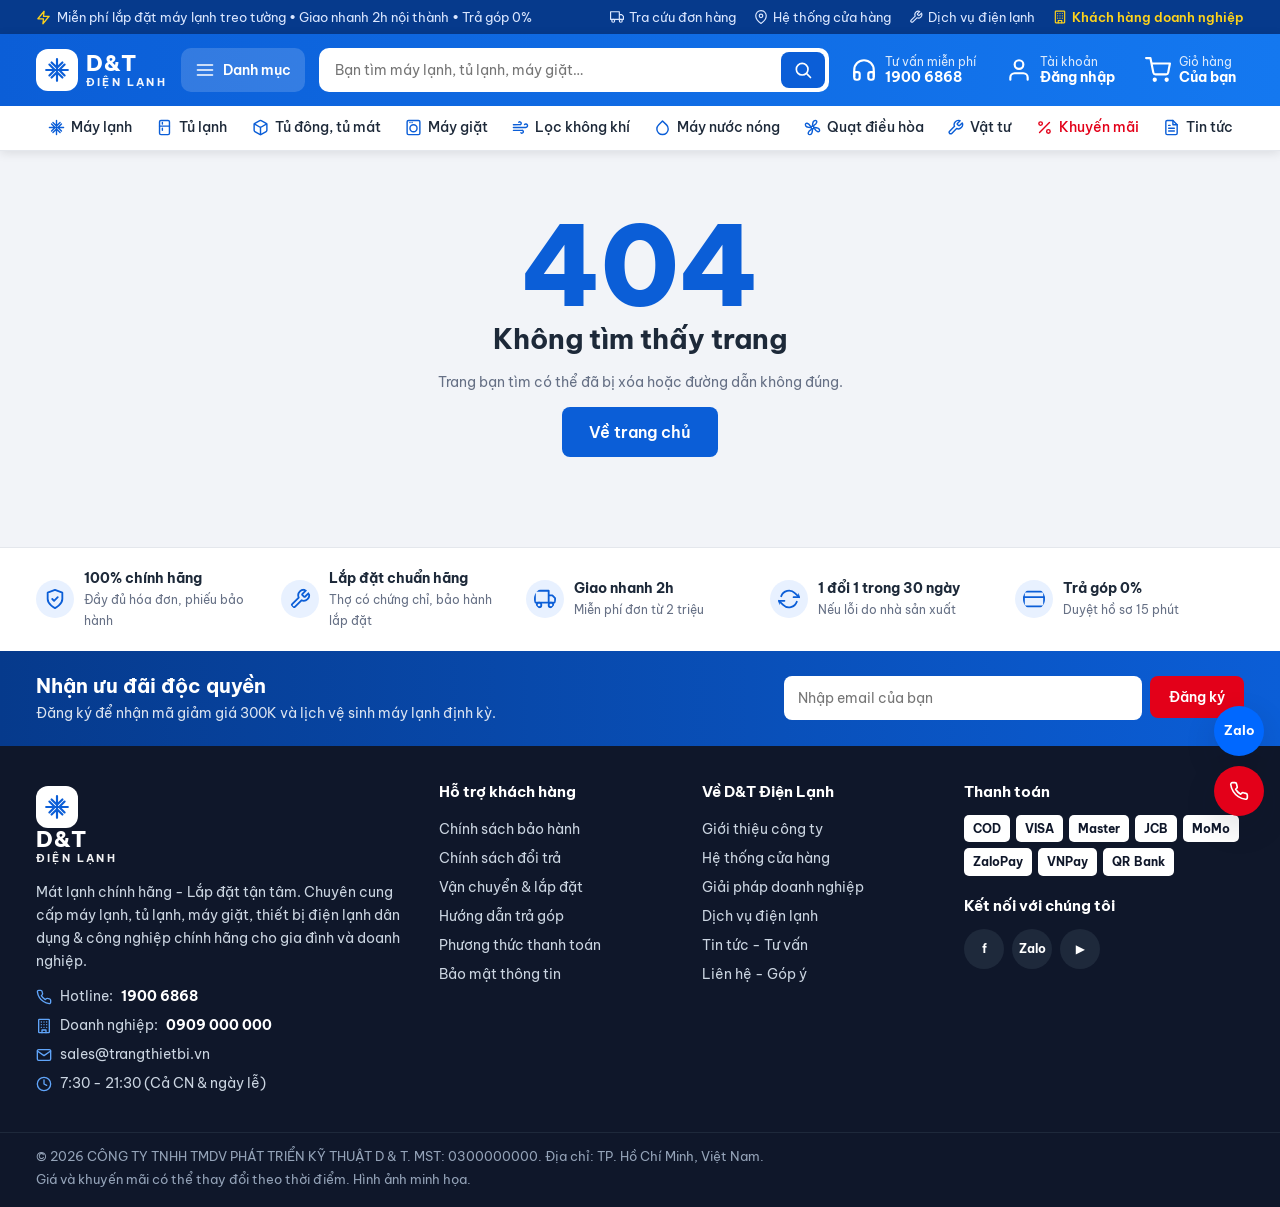
<file: dienlanh-shop/frontend/danh-muc.html>
<!doctype html>
<html lang="vi">
<head>
  <meta charset="utf-8">
  <meta name="viewport" content="width=device-width, initial-scale=1">
  <title>Danh mục sản phẩm | D&T Điện Lạnh</title>
  <meta name="description" content="Sản phẩm điện lạnh chính hãng giá tốt.">
  <meta property="og:title" content="Danh mục sản phẩm | D&T Điện Lạnh">
  <meta property="og:description" content="Sản phẩm điện lạnh chính hãng giá tốt.">
  <meta property="og:type" content="website">
  <meta name="theme-color" content="#0b5ed7">
  <link rel="icon" href="assets/images/favicon.svg" type="image/svg+xml">
  <link rel="preconnect" href="https://fonts.googleapis.com">
  <link rel="preconnect" href="https://fonts.gstatic.com" crossorigin>
  <link href="https://fonts.googleapis.com/css2?family=Be+Vietnam+Pro:wght@400;500;600;700;800&display=swap" rel="stylesheet">
  <link rel="stylesheet" href="assets/css/main.css">
</head>
<body data-page="category">
  <div id="site-header"></div>
  <main id="main">
    <div id="crumb"></div>
    <div class="container">
      <div class="cat-hero"><div><h1 id="cat-title">Sản phẩm</h1><p id="cat-desc"></p></div></div>
      <div class="sub-cats" id="sub-cats"></div>
      <div class="listing">
        <aside class="filters" id="filters" aria-label="Bộ lọc sản phẩm"></aside>
        <div>
          <div class="toolbar">
            <span class="count" id="count"></span>
            <div class="sorts">
              <button class="btn btn-light btn-sm filter-open" id="filter-open">Bộ lọc</button>
              <span>Sắp xếp:</span>
              <select id="sort" class="sort-select" aria-label="Sắp xếp">
                <option value="popular">Bán chạy nhất</option>
                <option value="discount">Giảm giá nhiều</option>
                <option value="price-asc">Giá thấp → cao</option>
                <option value="price-desc">Giá cao → thấp</option>
                <option value="newest">Mới nhất</option>
                <option value="rating">Đánh giá cao</option>
              </select>
            </div>
          </div>
          <div class="active-filters" id="active-filters"></div>
          <div id="results"></div>
          <div id="pagination"></div>
        </div>
      </div>
      <div id="seo"></div>
    </div>
  </main>
  <div id="site-footer"></div>
  <script src="assets/js/data/catalog.js"></script>
  <script src="assets/js/data/content.js"></script>
  <script src="assets/js/core/utils.js"></script>
  <script src="assets/js/components/icons.js"></script>
  <script src="assets/js/core/api.js"></script>
  <script src="assets/js/core/store.js"></script>
  <script src="assets/js/components/art.js"></script>
  <script src="assets/js/components/ui.js"></script>
  <script src="assets/js/components/layout.js"></script>
  <script src="assets/js/pages/listing.js"></script>
</body>
</html>
</file>
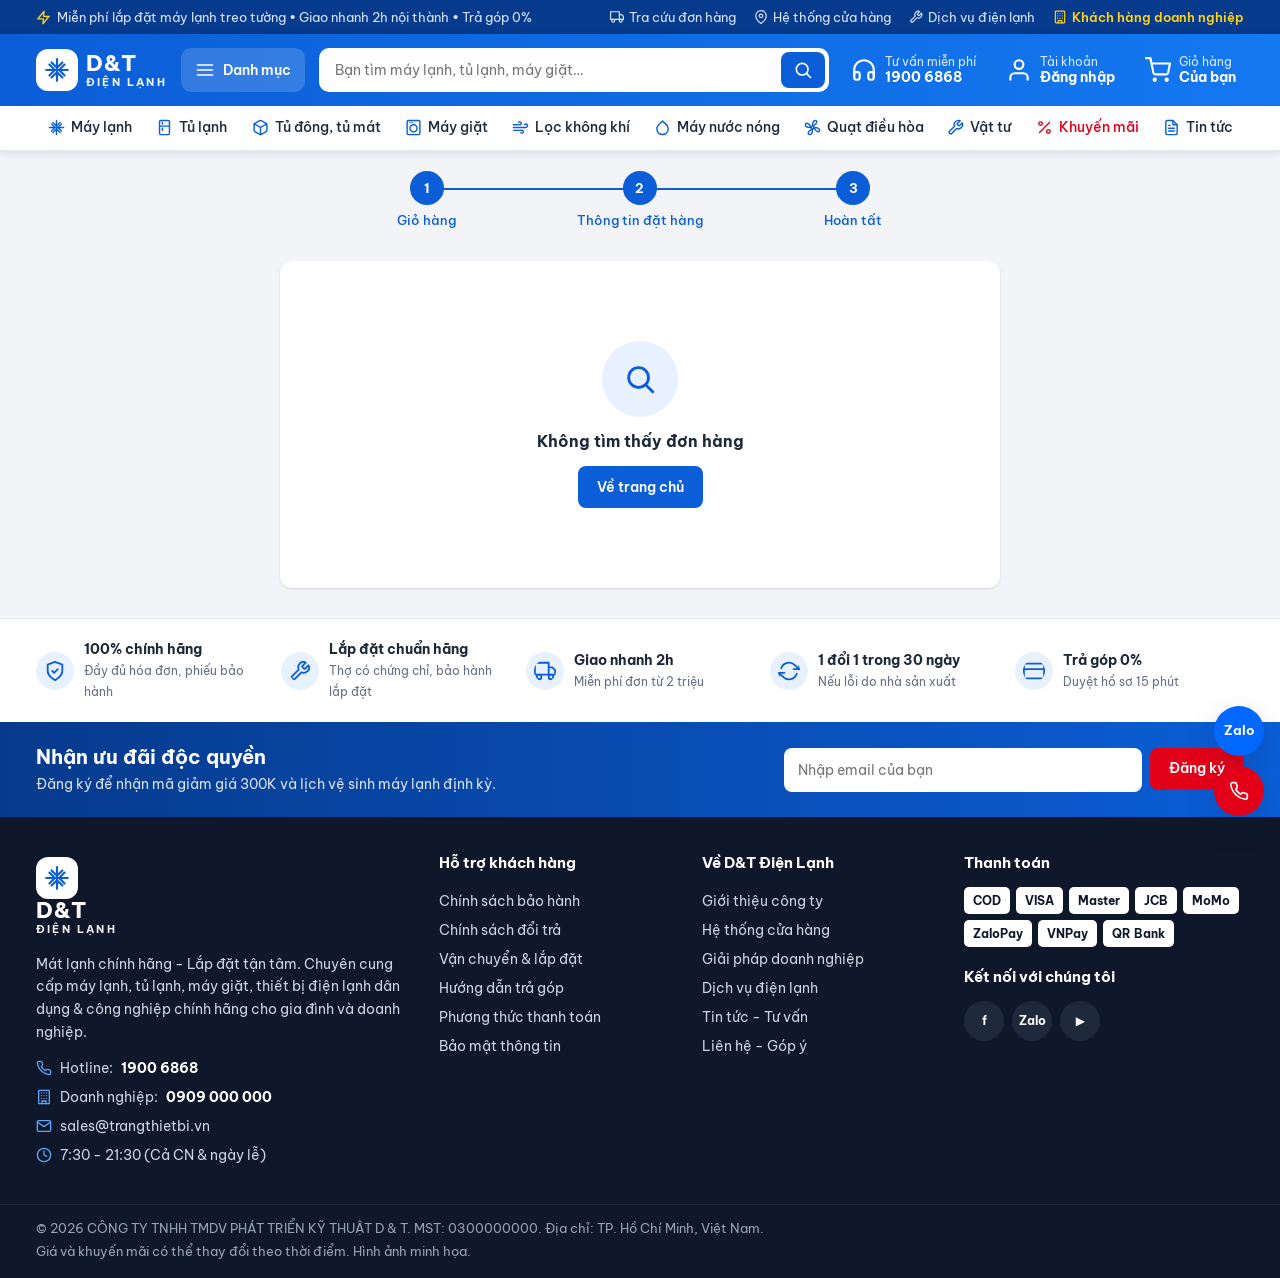
<file: dienlanh-shop/frontend/dat-hang-thanh-cong.html>
<!doctype html>
<html lang="vi">
<head>
  <meta charset="utf-8">
  <meta name="viewport" content="width=device-width, initial-scale=1">
  <title>Đặt hàng thành công | D&T Điện Lạnh</title>
  <meta name="description" content="Đặt hàng thành công.">
  <meta property="og:title" content="Đặt hàng thành công | D&T Điện Lạnh">
  <meta property="og:description" content="Đặt hàng thành công.">
  <meta property="og:type" content="website">
  <meta name="theme-color" content="#0b5ed7">
  <link rel="icon" href="assets/images/favicon.svg" type="image/svg+xml">
  <link rel="preconnect" href="https://fonts.googleapis.com">
  <link rel="preconnect" href="https://fonts.gstatic.com" crossorigin>
  <link href="https://fonts.googleapis.com/css2?family=Be+Vietnam+Pro:wght@400;500;600;700;800&display=swap" rel="stylesheet">
  <link rel="stylesheet" href="assets/css/main.css">
</head>
<body data-page="success">
  <div id="site-header"></div>
  <main id="main">
    <div class="container">
      <div class="steps"><div class="step done" data-n="1">Giỏ hàng</div><div class="step done" data-n="2">Thông tin đặt hàng</div><div class="step active" data-n="3">Hoàn tất</div></div>
      <div class="success-box" id="success"></div>
    </div>
  </main>
  <div id="site-footer"></div>
  <script src="assets/js/data/catalog.js"></script>
  <script src="assets/js/data/content.js"></script>
  <script src="assets/js/core/utils.js"></script>
  <script src="assets/js/components/icons.js"></script>
  <script src="assets/js/core/api.js"></script>
  <script src="assets/js/core/store.js"></script>
  <script src="assets/js/components/art.js"></script>
  <script src="assets/js/components/ui.js"></script>
  <script src="assets/js/components/layout.js"></script>
  <script src="assets/js/pages/order.js"></script>
</body>
</html>
</file>
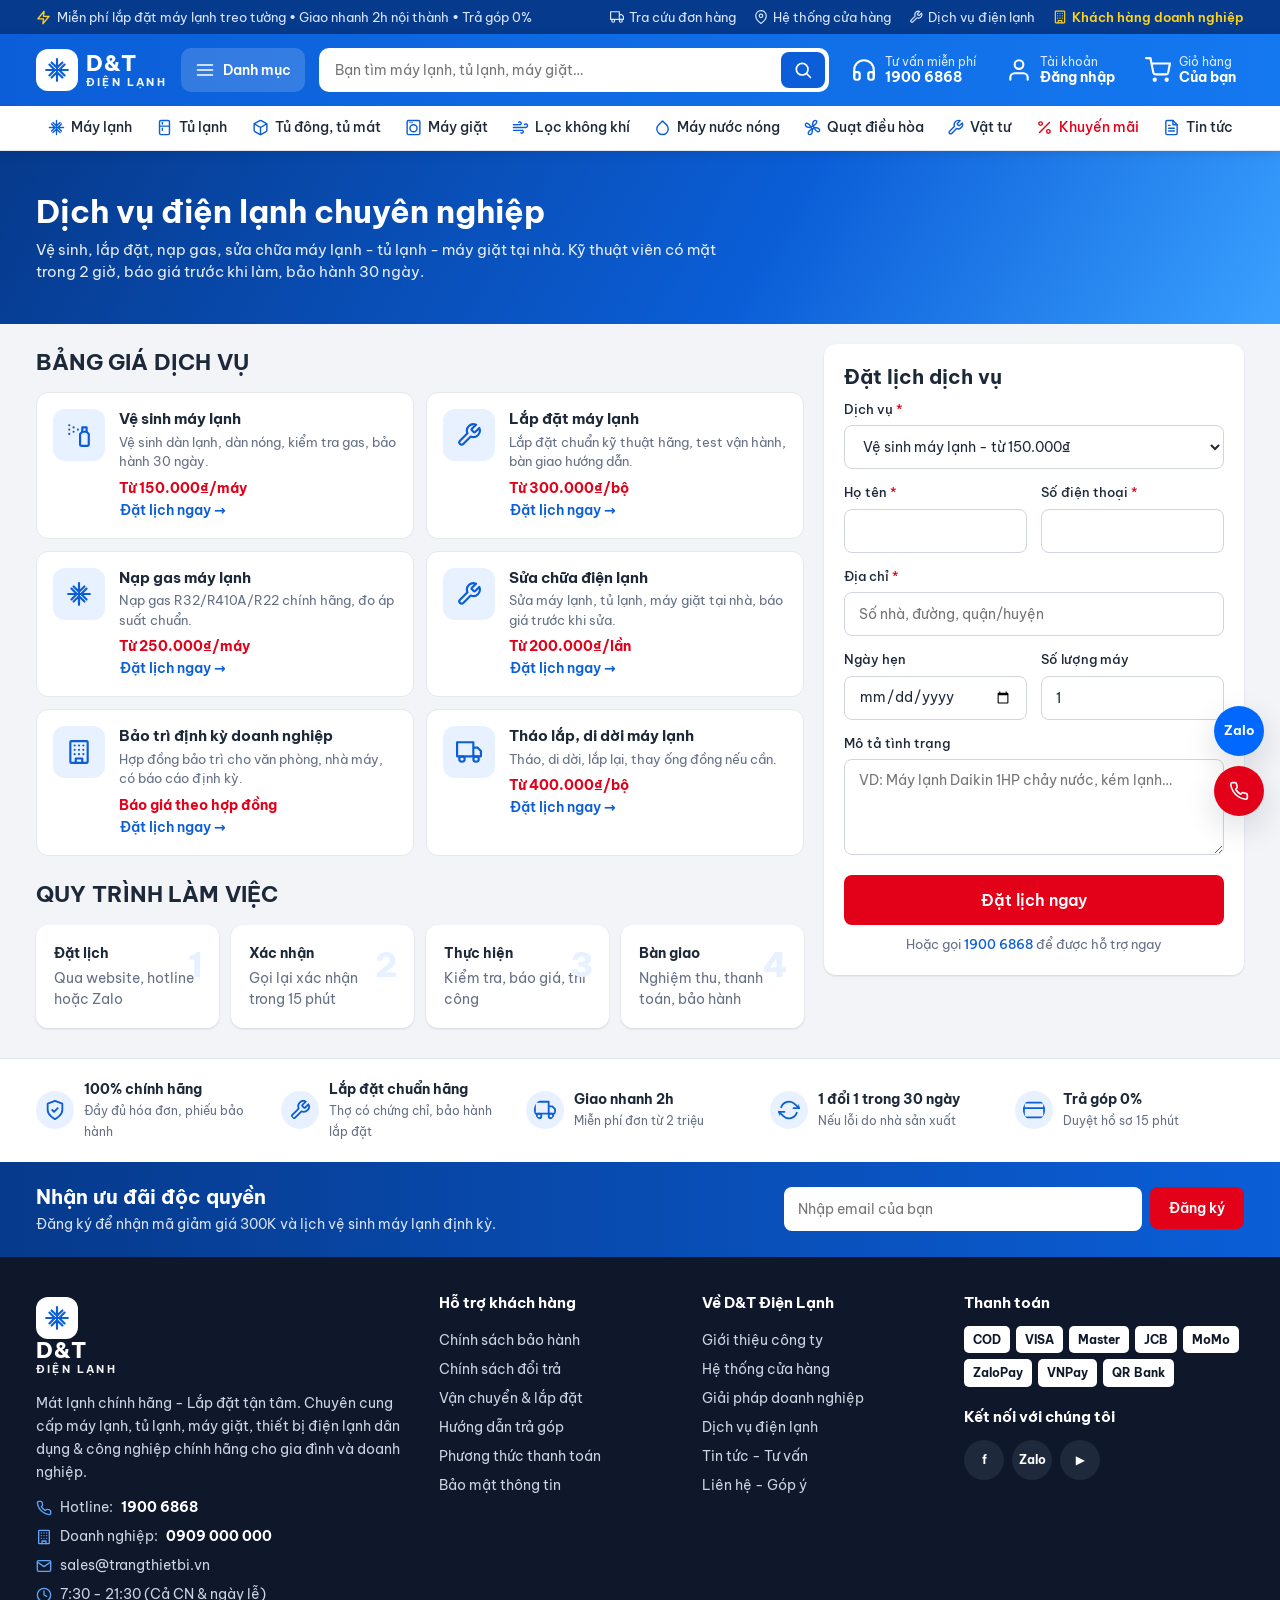
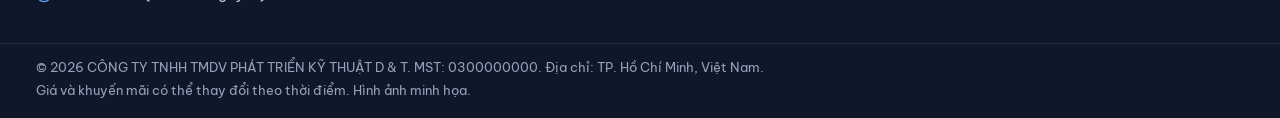
<file: dienlanh-shop/frontend/dich-vu.html>
<!doctype html>
<html lang="vi">
<head>
  <meta charset="utf-8">
  <meta name="viewport" content="width=device-width, initial-scale=1">
  <title>Dịch vụ vệ sinh, lắp đặt, sửa chữa máy lạnh | D&T Điện Lạnh</title>
  <meta name="description" content="Dịch vụ vệ sinh máy lạnh từ 150K, lắp đặt, nạp gas, sửa chữa điện lạnh tại nhà. Thợ có mặt trong 2 giờ, bảo hành 30 ngày.">
  <meta property="og:title" content="Dịch vụ vệ sinh, lắp đặt, sửa chữa máy lạnh | D&T Điện Lạnh">
  <meta property="og:description" content="Dịch vụ vệ sinh máy lạnh từ 150K, lắp đặt, nạp gas, sửa chữa điện lạnh tại nhà. Thợ có mặt trong 2 giờ, bảo hành 30 ngày.">
  <meta property="og:type" content="website">
  <meta name="theme-color" content="#0b5ed7">
  <link rel="icon" href="assets/images/favicon.svg" type="image/svg+xml">
  <link rel="preconnect" href="https://fonts.googleapis.com">
  <link rel="preconnect" href="https://fonts.gstatic.com" crossorigin>
  <link href="https://fonts.googleapis.com/css2?family=Be+Vietnam+Pro:wght@400;500;600;700;800&display=swap" rel="stylesheet">
  <link rel="stylesheet" href="assets/css/main.css">
</head>
<body data-page="services">
  <div id="site-header"></div>
  <main id="main">
    <section class="page-banner"><div class="container"><h1>Dịch vụ điện lạnh chuyên nghiệp</h1><p>Vệ sinh, lắp đặt, nạp gas, sửa chữa máy lạnh - tủ lạnh - máy giặt tại nhà. Kỹ thuật viên có mặt trong 2 giờ, báo giá trước khi làm, bảo hành 30 ngày.</p></div></section>
    <div class="container">
      <div class="svc-book">
        <div>
          <div class="section-head" style="margin-top:4px"><h2>Bảng giá dịch vụ</h2></div>
          <div class="svc-grid" id="svc-list" style="grid-template-columns:1fr 1fr"></div>
          <div class="section-head" style="margin-top:24px"><h2>Quy trình làm việc</h2></div>
          <div class="process">
            <div><b>Đặt lịch</b><span class="muted">Qua website, hotline hoặc Zalo</span></div>
            <div><b>Xác nhận</b><span class="muted">Gọi lại xác nhận trong 15 phút</span></div>
            <div><b>Thực hiện</b><span class="muted">Kiểm tra, báo giá, thi công</span></div>
            <div><b>Bàn giao</b><span class="muted">Nghiệm thu, thanh toán, bảo hành</span></div>
          </div>
        </div>
        <form class="section-box" id="book-form" data-lead="service" data-success="Đặt lịch thành công!">
          <h2 style="font-size:20px">Đặt lịch dịch vụ</h2>
          <div class="field"><label>Dịch vụ <span class="req">*</span></label><select name="service" required></select></div>
          <div class="form-row">
            <div class="field"><label>Họ tên <span class="req">*</span></label><input name="name" required><div class="err">Bắt buộc</div></div>
            <div class="field"><label>Số điện thoại <span class="req">*</span></label><input name="phone" type="tel" required data-validate="phone"><div class="err">SĐT không hợp lệ</div></div>
          </div>
          <div class="field"><label>Địa chỉ <span class="req">*</span></label><input name="address" required placeholder="Số nhà, đường, quận/huyện"><div class="err">Bắt buộc</div></div>
          <div class="form-row">
            <div class="field"><label>Ngày hẹn</label><input name="date" type="date"></div>
            <div class="field"><label>Số lượng máy</label><input name="qty" type="number" min="1" value="1"></div>
          </div>
          <div class="field"><label>Mô tả tình trạng</label><textarea name="note" placeholder="VD: Máy lạnh Daikin 1HP chảy nước, kém lạnh…"></textarea></div>
          <button class="btn btn-accent btn-block btn-lg">Đặt lịch ngay</button>
          <p class="muted" style="text-align:center;margin:10px 0 0;font-size:13px">Hoặc gọi <a class="link" href="tel:19006868">1900 6868</a> để được hỗ trợ ngay</p>
        </form>
      </div>
    </div>
  </main>
  <div id="site-footer"></div>
  <script src="assets/js/data/catalog.js"></script>
  <script src="assets/js/data/content.js"></script>
  <script src="assets/js/core/utils.js"></script>
  <script src="assets/js/components/icons.js"></script>
  <script src="assets/js/core/api.js"></script>
  <script src="assets/js/core/store.js"></script>
  <script src="assets/js/components/art.js"></script>
  <script src="assets/js/components/ui.js"></script>
  <script src="assets/js/components/layout.js"></script>
  <script src="assets/js/pages/info.js"></script>
</body>
</html>
</file>
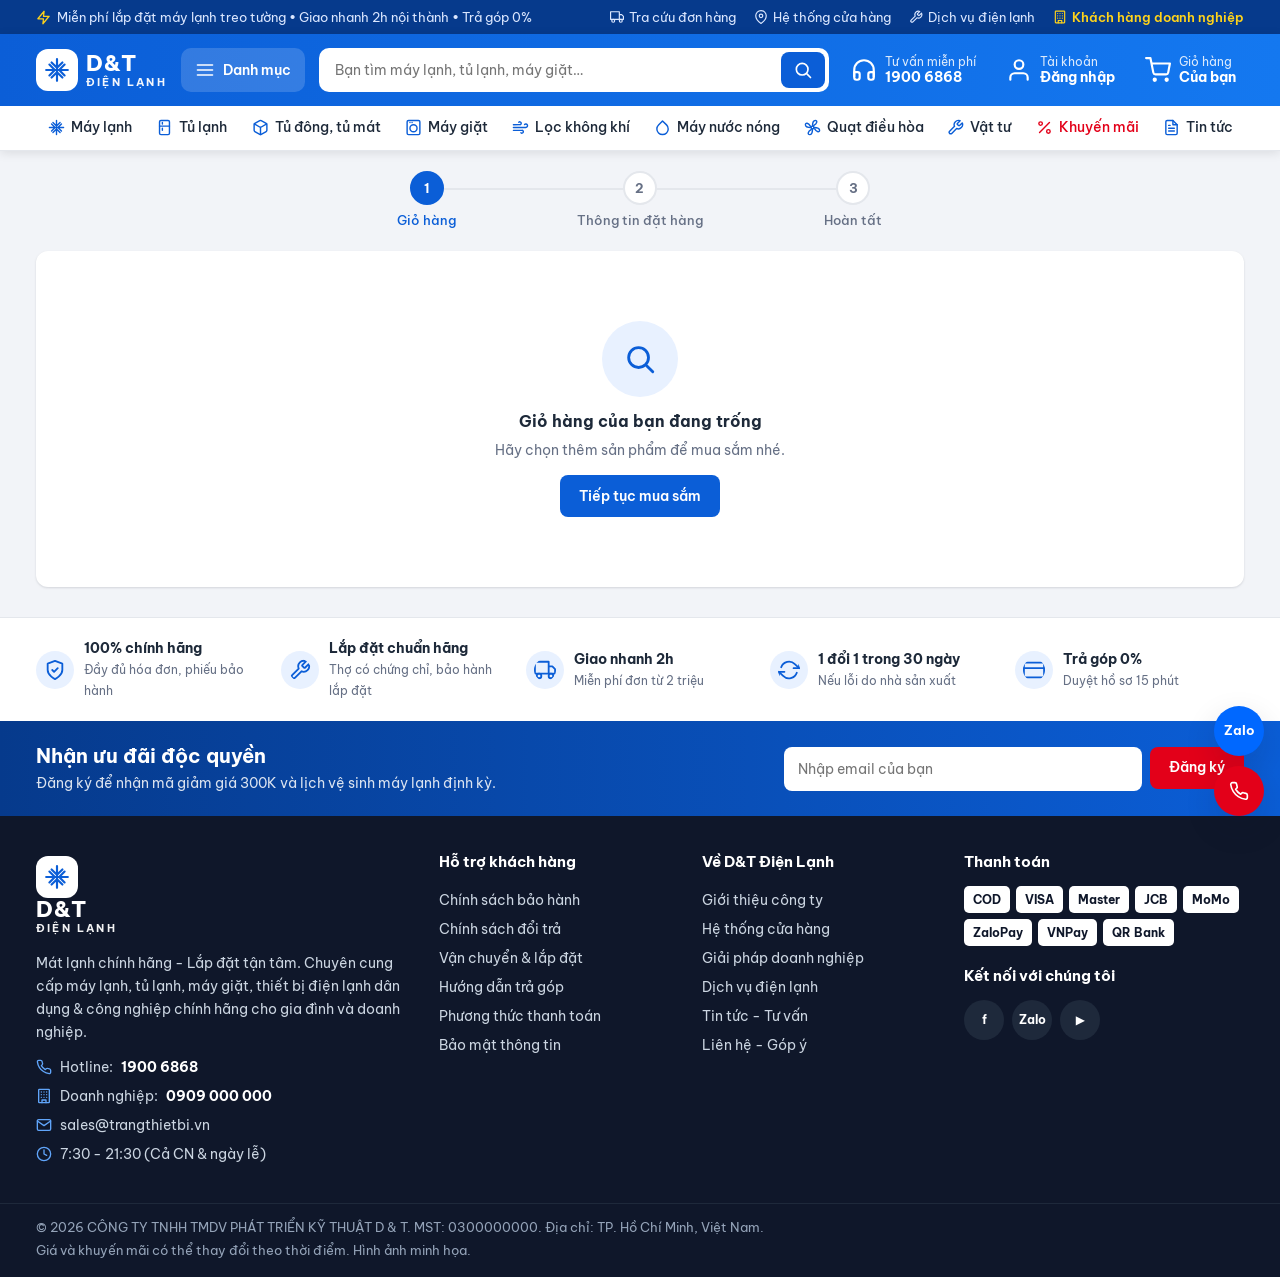
<file: dienlanh-shop/frontend/gio-hang.html>
<!doctype html>
<html lang="vi">
<head>
  <meta charset="utf-8">
  <meta name="viewport" content="width=device-width, initial-scale=1">
  <title>Giỏ hàng | D&T Điện Lạnh</title>
  <meta name="description" content="Giỏ hàng của bạn.">
  <meta property="og:title" content="Giỏ hàng | D&T Điện Lạnh">
  <meta property="og:description" content="Giỏ hàng của bạn.">
  <meta property="og:type" content="website">
  <meta name="theme-color" content="#0b5ed7">
  <link rel="icon" href="assets/images/favicon.svg" type="image/svg+xml">
  <link rel="preconnect" href="https://fonts.googleapis.com">
  <link rel="preconnect" href="https://fonts.gstatic.com" crossorigin>
  <link href="https://fonts.googleapis.com/css2?family=Be+Vietnam+Pro:wght@400;500;600;700;800&display=swap" rel="stylesheet">
  <link rel="stylesheet" href="assets/css/main.css">
</head>
<body data-page="cart">
  <div id="site-header"></div>
  <main id="main">
    <div class="container">
      <div class="steps"><div class="step active" data-n="1">Giỏ hàng</div><div class="step " data-n="2">Thông tin đặt hàng</div><div class="step " data-n="3">Hoàn tất</div></div>
      <div id="cart"></div>
    </div>
  </main>
  <div id="site-footer"></div>
  <script src="assets/js/data/catalog.js"></script>
  <script src="assets/js/data/content.js"></script>
  <script src="assets/js/core/utils.js"></script>
  <script src="assets/js/components/icons.js"></script>
  <script src="assets/js/core/api.js"></script>
  <script src="assets/js/core/store.js"></script>
  <script src="assets/js/components/art.js"></script>
  <script src="assets/js/components/ui.js"></script>
  <script src="assets/js/components/layout.js"></script>
  <script src="assets/js/pages/cart.js"></script>
</body>
</html>
</file>
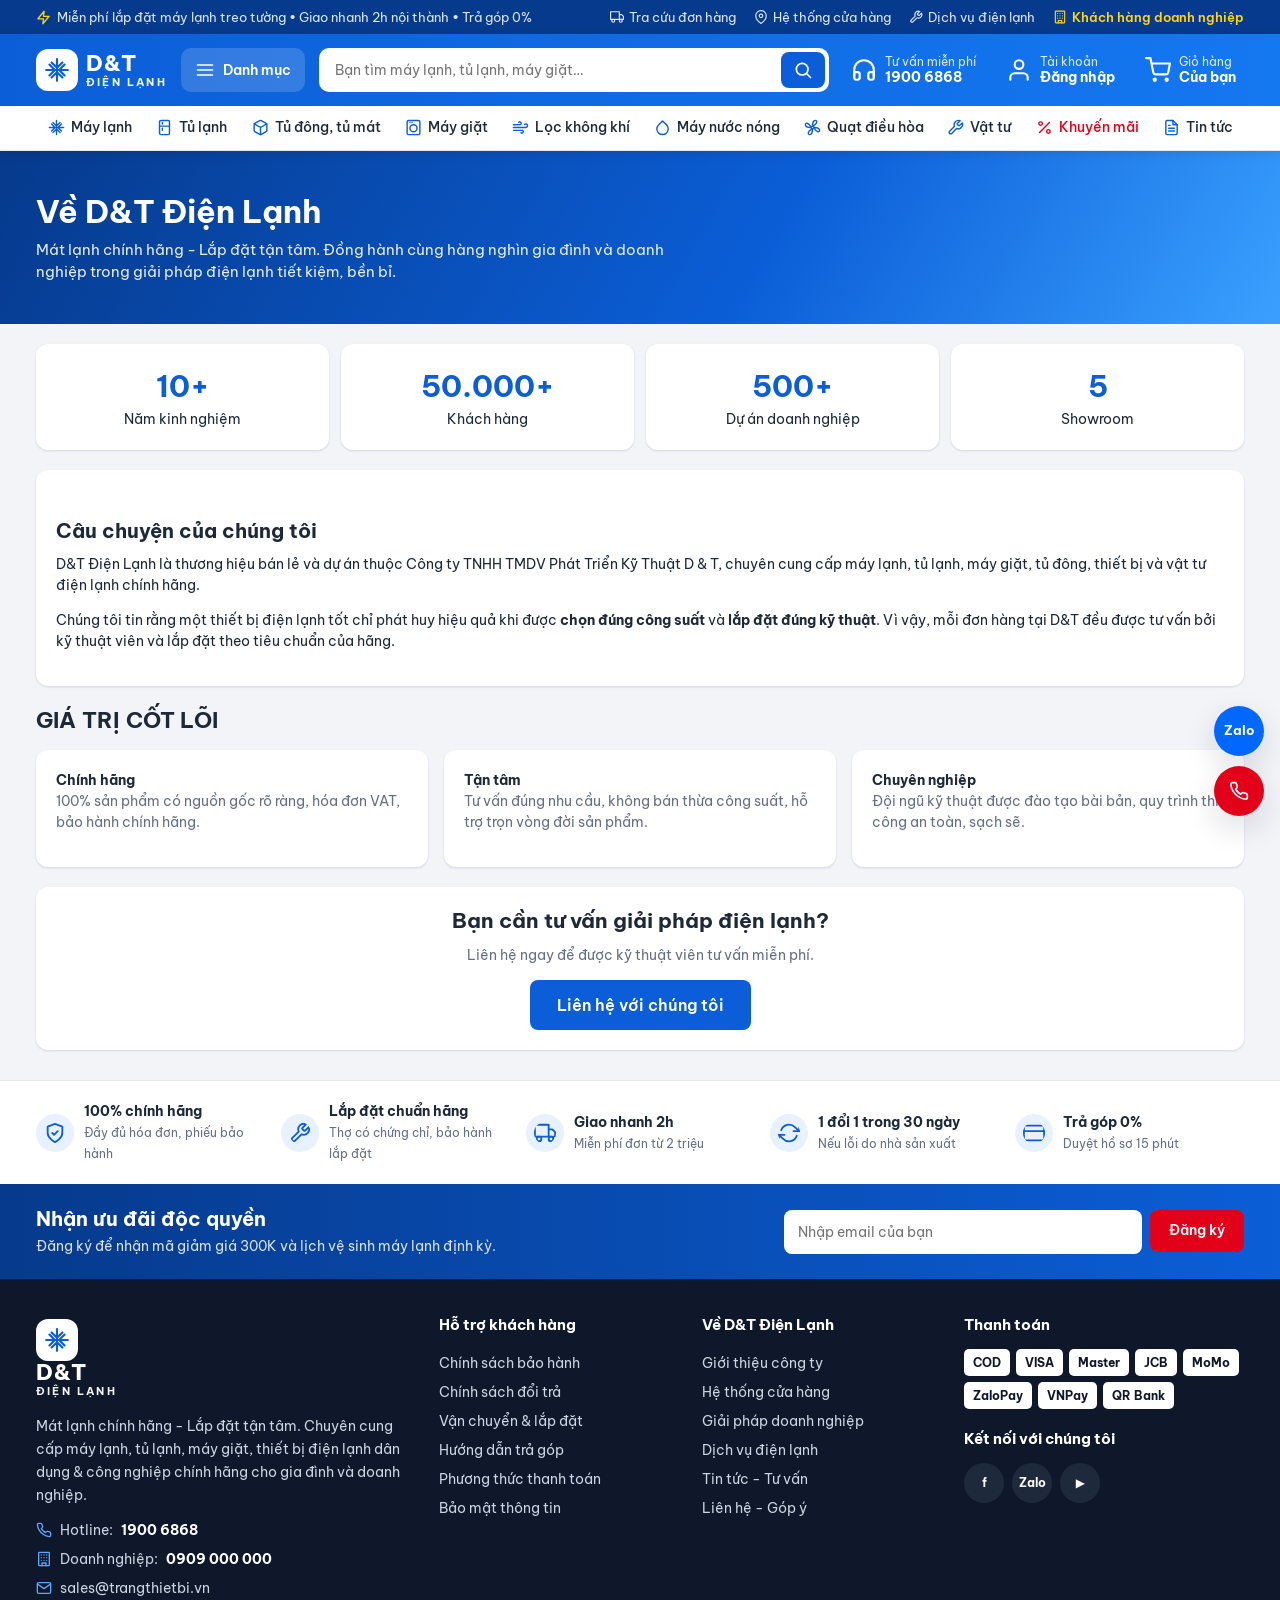
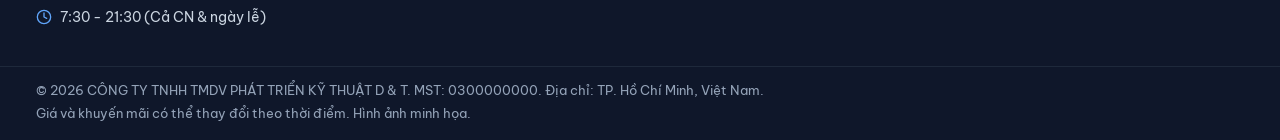
<file: dienlanh-shop/frontend/gioi-thieu.html>
<!doctype html>
<html lang="vi">
<head>
  <meta charset="utf-8">
  <meta name="viewport" content="width=device-width, initial-scale=1">
  <title>Giới thiệu D&T Điện Lạnh</title>
  <meta name="description" content="D&T Điện Lạnh - đơn vị phân phối và lắp đặt thiết bị điện lạnh chính hãng cho gia đình và doanh nghiệp.">
  <meta property="og:title" content="Giới thiệu D&T Điện Lạnh">
  <meta property="og:description" content="D&T Điện Lạnh - đơn vị phân phối và lắp đặt thiết bị điện lạnh chính hãng cho gia đình và doanh nghiệp.">
  <meta property="og:type" content="website">
  <meta name="theme-color" content="#0b5ed7">
  <link rel="icon" href="assets/images/favicon.svg" type="image/svg+xml">
  <link rel="preconnect" href="https://fonts.googleapis.com">
  <link rel="preconnect" href="https://fonts.gstatic.com" crossorigin>
  <link href="https://fonts.googleapis.com/css2?family=Be+Vietnam+Pro:wght@400;500;600;700;800&display=swap" rel="stylesheet">
  <link rel="stylesheet" href="assets/css/main.css">
</head>
<body data-page="about">
  <div id="site-header"></div>
  <main id="main">
    <section class="page-banner"><div class="container"><h1>Về D&amp;T Điện Lạnh</h1><p>Mát lạnh chính hãng - Lắp đặt tận tâm. Đồng hành cùng hàng nghìn gia đình và doanh nghiệp trong giải pháp điện lạnh tiết kiệm, bền bỉ.</p></div></section>
    <div class="container">
      <div class="about-grid">
        <div class="about-stat"><b>10+</b>Năm kinh nghiệm</div>
        <div class="about-stat"><b>50.000+</b>Khách hàng</div>
        <div class="about-stat"><b>500+</b>Dự án doanh nghiệp</div>
        <div class="about-stat"><b>5</b>Showroom</div>
      </div>
      <section class="section-box rich">
        <h2>Câu chuyện của chúng tôi</h2>
        <p>D&amp;T Điện Lạnh là thương hiệu bán lẻ và dự án thuộc Công ty TNHH TMDV Phát Triển Kỹ Thuật D &amp; T, chuyên cung cấp máy lạnh, tủ lạnh, máy giặt, tủ đông, thiết bị và vật tư điện lạnh chính hãng.</p>
        <p>Chúng tôi tin rằng một thiết bị điện lạnh tốt chỉ phát huy hiệu quả khi được <strong>chọn đúng công suất</strong> và <strong>lắp đặt đúng kỹ thuật</strong>. Vì vậy, mỗi đơn hàng tại D&amp;T đều được tư vấn bởi kỹ thuật viên và lắp đặt theo tiêu chuẩn của hãng.</p>
      </section>
      <section class="section">
        <div class="section-head"><h2>Giá trị cốt lõi</h2></div>
        <div class="value-grid">
          <div class="value"><b>Chính hãng</b><p class="muted">100% sản phẩm có nguồn gốc rõ ràng, hóa đơn VAT, bảo hành chính hãng.</p></div>
          <div class="value"><b>Tận tâm</b><p class="muted">Tư vấn đúng nhu cầu, không bán thừa công suất, hỗ trợ trọn vòng đời sản phẩm.</p></div>
          <div class="value"><b>Chuyên nghiệp</b><p class="muted">Đội ngũ kỹ thuật được đào tạo bài bản, quy trình thi công an toàn, sạch sẽ.</p></div>
        </div>
      </section>
      <section class="section section-box" style="text-align:center">
        <h2>Bạn cần tư vấn giải pháp điện lạnh?</h2>
        <p class="muted">Liên hệ ngay để được kỹ thuật viên tư vấn miễn phí.</p>
        <a class="btn btn-primary btn-lg" href="lien-he.html">Liên hệ với chúng tôi</a>
      </section>
    </div>
  </main>
  <div id="site-footer"></div>
  <script src="assets/js/data/catalog.js"></script>
  <script src="assets/js/data/content.js"></script>
  <script src="assets/js/core/utils.js"></script>
  <script src="assets/js/components/icons.js"></script>
  <script src="assets/js/core/api.js"></script>
  <script src="assets/js/core/store.js"></script>
  <script src="assets/js/components/art.js"></script>
  <script src="assets/js/components/ui.js"></script>
  <script src="assets/js/components/layout.js"></script>
</body>
</html>
</file>
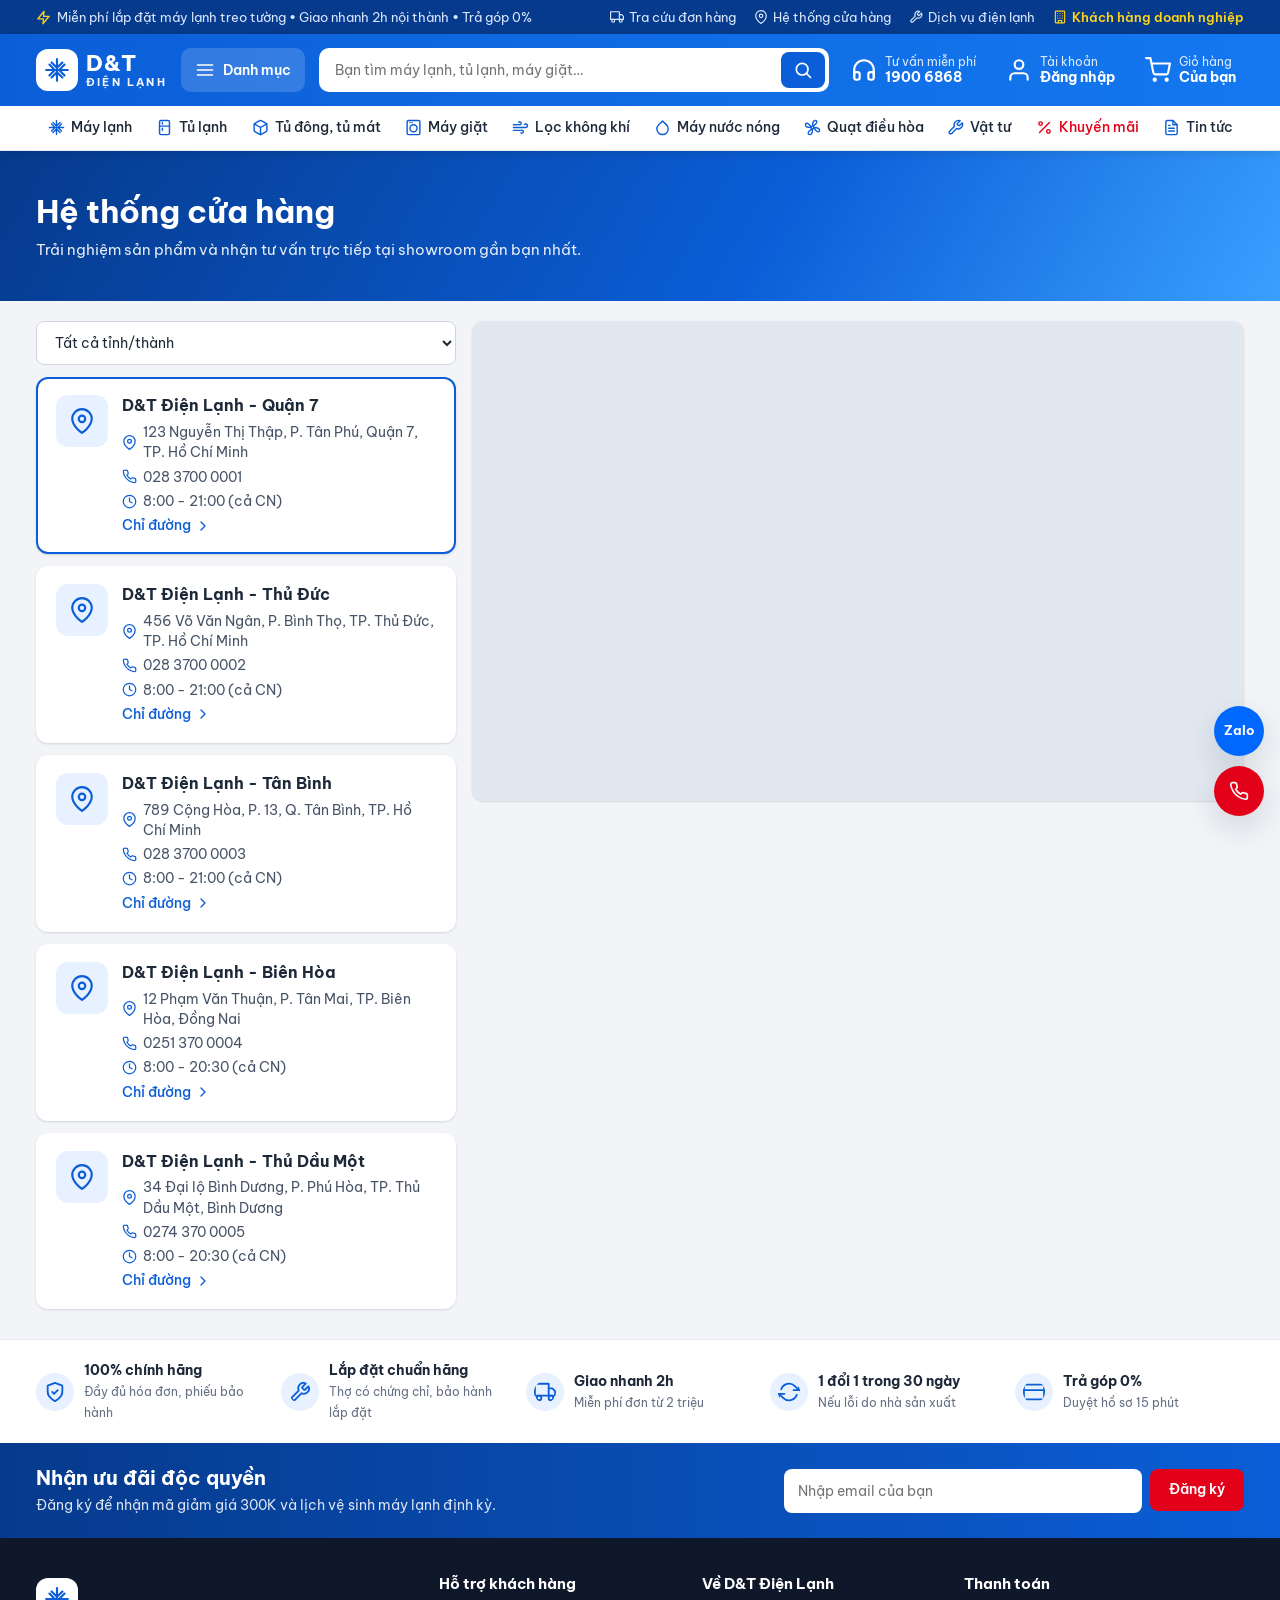
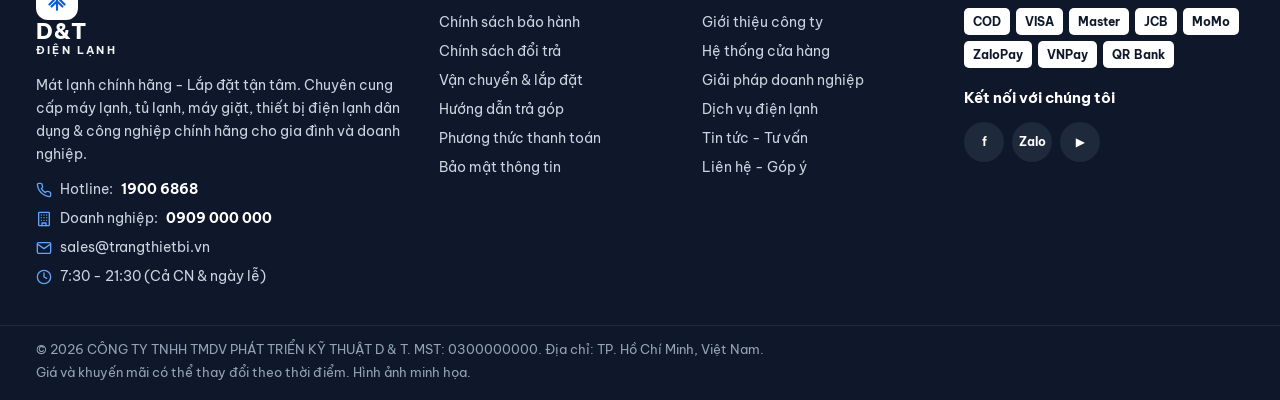
<file: dienlanh-shop/frontend/he-thong-cua-hang.html>
<!doctype html>
<html lang="vi">
<head>
  <meta charset="utf-8">
  <meta name="viewport" content="width=device-width, initial-scale=1">
  <title>Hệ thống cửa hàng | D&T Điện Lạnh</title>
  <meta name="description" content="Danh sách showroom D&T Điện Lạnh tại TP.HCM, Bình Dương, Đồng Nai.">
  <meta property="og:title" content="Hệ thống cửa hàng | D&T Điện Lạnh">
  <meta property="og:description" content="Danh sách showroom D&T Điện Lạnh tại TP.HCM, Bình Dương, Đồng Nai.">
  <meta property="og:type" content="website">
  <meta name="theme-color" content="#0b5ed7">
  <link rel="icon" href="assets/images/favicon.svg" type="image/svg+xml">
  <link rel="preconnect" href="https://fonts.googleapis.com">
  <link rel="preconnect" href="https://fonts.gstatic.com" crossorigin>
  <link href="https://fonts.googleapis.com/css2?family=Be+Vietnam+Pro:wght@400;500;600;700;800&display=swap" rel="stylesheet">
  <link rel="stylesheet" href="assets/css/main.css">
</head>
<body data-page="stores">
  <div id="site-header"></div>
  <main id="main">
    <section class="page-banner"><div class="container"><h1>Hệ thống cửa hàng</h1><p>Trải nghiệm sản phẩm và nhận tư vấn trực tiếp tại showroom gần bạn nhất.</p></div></section>
    <div class="container">
      <div class="two-col" style="grid-template-columns:420px 1fr">
        <div>
          <select id="city" class="input" style="margin-bottom:12px" aria-label="Chọn tỉnh thành"></select>
          <div class="store-list" id="store-list"></div>
        </div>
        <div class="map-box" id="map"></div>
      </div>
    </div>
  </main>
  <div id="site-footer"></div>
  <script src="assets/js/data/catalog.js"></script>
  <script src="assets/js/data/content.js"></script>
  <script src="assets/js/core/utils.js"></script>
  <script src="assets/js/components/icons.js"></script>
  <script src="assets/js/core/api.js"></script>
  <script src="assets/js/core/store.js"></script>
  <script src="assets/js/components/art.js"></script>
  <script src="assets/js/components/ui.js"></script>
  <script src="assets/js/components/layout.js"></script>
  <script src="assets/js/pages/info.js"></script>
</body>
</html>
</file>
<file: dienlanh-shop/frontend/assets/css/main.css>
/* =========================================================
   D&T Điện Lạnh - Giao diện chính
   1. Biến & reset  2. Tiện ích  3. Nút & form  4. Header
   5. Footer  6. Thẻ sản phẩm  7. Trang chủ  8. Danh mục
   9. Chi tiết SP  10. Giỏ hàng & thanh toán  11. Tài khoản
   12. Trang nội dung  13. Modal, toast  14. Responsive
   ========================================================= */

/* 1. Biến & reset ------------------------------------------------ */
:root {
  --primary: #0b5ed7;
  --primary-dark: #0846a6;
  --primary-soft: #e8f1ff;
  --accent: #e30019;
  --accent-soft: #fff0f1;
  --yellow: #ffd31a;
  --green: #16a34a;
  --orange: #f97316;
  --text: #1d2939;
  --muted: #667085;
  --border: #e4e7ec;
  --bg: #f2f4f8;
  --card: #fff;
  --radius: 12px;
  --radius-sm: 8px;
  --shadow: 0 1px 2px rgba(16, 24, 40, .06), 0 1px 3px rgba(16, 24, 40, .08);
  --shadow-lg: 0 12px 32px rgba(16, 24, 40, .14);
  --container: 1240px;
  --font: 'Be Vietnam Pro', system-ui, -apple-system, 'Segoe UI', Roboto, Arial, sans-serif;
}
*, *::before, *::after { box-sizing: border-box; }
html { scroll-behavior: smooth; -webkit-text-size-adjust: 100%; }
body { margin: 0; font-family: var(--font); font-size: 14px; line-height: 1.5; color: var(--text); background: var(--bg); }
body.no-scroll { overflow: hidden; }
img, svg { max-width: 100%; display: block; }
a { color: inherit; text-decoration: none; }
button, input, select, textarea { font: inherit; color: inherit; }
button { cursor: pointer; background: none; border: 0; padding: 0; }
h1, h2, h3, h4 { margin: 0 0 .5em; line-height: 1.3; }
p { margin: 0 0 1em; }
ul { margin: 0; padding: 0; list-style: none; }
table { border-collapse: collapse; width: 100%; }
.ic { width: 20px; height: 20px; flex: none; }

/* 2. Tiện ích ---------------------------------------------------- */
.container { max-width: var(--container); margin: 0 auto; padding: 0 16px; }
.card { background: var(--card); border-radius: var(--radius); box-shadow: var(--shadow); }
.section { margin: 20px 0; }
.section-box { background: #fff; border-radius: var(--radius); padding: 20px; box-shadow: var(--shadow); }
.section-head { display: flex; align-items: center; justify-content: space-between; gap: 16px; margin-bottom: 16px; flex-wrap: wrap; }
.section-head h2 { font-size: 22px; margin: 0; text-transform: uppercase; letter-spacing: .2px; }
.section-head .link { color: var(--primary); font-weight: 600; display: inline-flex; align-items: center; gap: 4px; }
.link { color: var(--primary); display: inline-flex; align-items: center; gap: 4px; font-weight: 500; }
.link .ic { width: 16px; height: 16px; }
.muted { color: var(--muted); }
.price { color: var(--accent); font-weight: 700; }
.hidden { display: none !important; }
.tabs { display: flex; gap: 8px; flex-wrap: wrap; }
.tab { padding: 7px 14px; border-radius: 999px; border: 1px solid var(--border); background: #fff; font-weight: 500; font-size: 13px; transition: .15s; }
.tab:hover { border-color: var(--primary); color: var(--primary); }
.tab.active { background: var(--primary); border-color: var(--primary); color: #fff; }
.lbl { display: inline-block; font-size: 11px; font-weight: 700; padding: 2px 7px; border-radius: 6px; line-height: 1.5; }
.lbl-sale { background: var(--accent); color: #fff; }
.lbl-ins { background: #fff; color: var(--text); border: 1px solid var(--border); }
.lbl-hot { background: linear-gradient(90deg, #ff6a00, #ee0979); color: #fff; }
.lbl-new { background: var(--green); color: #fff; }
.lbl-premium { background: #1f2937; color: #ffd76a; }
.lbl-b2b { background: var(--primary); color: #fff; }
.status { display: inline-block; padding: 3px 10px; border-radius: 999px; font-size: 12px; font-weight: 600; }
.status.warn { background: #fff7e6; color: #b45309; }
.status.info { background: var(--primary-soft); color: var(--primary); }
.status.ok { background: #e8f8ee; color: var(--green); }
.status.muted { background: #f2f4f7; color: var(--muted); }
.stars { color: #d0d5dd; letter-spacing: -1px; font-size: 13px; }
.stars .on { color: #fdb022; }
.stars .half { background: linear-gradient(90deg, #fdb022 50%, #d0d5dd 50%); -webkit-background-clip: text; background-clip: text; color: transparent; }
.check-list li { display: flex; gap: 8px; align-items: flex-start; margin-bottom: 6px; }
.check-list .ic { color: var(--green); width: 18px; height: 18px; margin-top: 1px; }
.page-title { font-size: 26px; margin: 16px 0; }
.rich h2 { font-size: 20px; margin-top: 1.4em; }
.rich table { margin: 12px 0 18px; font-size: 14px; }
.rich th, .rich td { border: 1px solid var(--border); padding: 9px 12px; text-align: left; }
.rich th { background: var(--primary-soft); }
.rich ul, .rich ol { padding-left: 20px; margin-bottom: 1em; }
.rich ul { list-style: disc; }
.rich li { margin-bottom: 6px; }

/* 3. Nút & form -------------------------------------------------- */
.btn { display: inline-flex; align-items: center; justify-content: center; gap: 8px; height: 42px; padding: 0 18px; border-radius: var(--radius-sm); font-weight: 600; border: 1px solid transparent; transition: .15s; white-space: nowrap; }
.btn .ic { width: 18px; height: 18px; }
.btn-sm { height: 36px; padding: 0 12px; font-size: 13px; }
.btn-lg { height: 50px; padding: 0 26px; font-size: 16px; }
.btn-block { width: 100%; }
.btn-primary { background: var(--primary); color: #fff; }
.btn-primary:hover { background: var(--primary-dark); }
.btn-accent { background: var(--accent); color: #fff; }
.btn-accent:hover { background: #c40016; }
.btn-outline { border-color: var(--primary); color: var(--primary); background: #fff; }
.btn-outline:hover { background: var(--primary-soft); }
.btn-light { background: #fff; color: var(--text); border-color: var(--border); }
.btn-light:hover { border-color: var(--primary); color: var(--primary); }
.btn-link { color: var(--muted); padding: 0 8px; height: auto; }
.btn-link:hover { color: var(--accent); }
.btn[disabled] { opacity: .5; pointer-events: none; }
.btn-buy { flex-direction: column; gap: 0; height: 56px; line-height: 1.2; }
.btn-buy small { font-weight: 400; font-size: 12px; opacity: .9; }
.icon-btn { width: 36px; height: 36px; display: inline-grid; place-items: center; border-radius: 50%; background: #fff; border: 1px solid var(--border); color: var(--muted); transition: .15s; }
.icon-btn .ic { width: 18px; height: 18px; }
.icon-btn:hover { color: var(--primary); border-color: var(--primary); }
.icon-btn.active { color: #fff; background: var(--accent); border-color: var(--accent); }
.field { margin-bottom: 14px; }
.field label { display: block; font-weight: 500; margin-bottom: 6px; font-size: 13px; }
.field label .req { color: var(--accent); }
.input, .field input:not([type=checkbox]):not([type=radio]), .field select, .field textarea {
  width: 100%; height: 44px; padding: 0 14px; border: 1px solid #d0d5dd; border-radius: var(--radius-sm); background: #fff; outline: none; transition: .15s;
}
.field textarea { height: auto; min-height: 96px; padding: 10px 14px; resize: vertical; }
.input:focus, .field input:focus, .field select:focus, .field textarea:focus { border-color: var(--primary); box-shadow: 0 0 0 3px rgba(11, 94, 215, .15); }
.field.invalid input, .field.invalid select, .field.invalid textarea { border-color: var(--accent); }
.field .err { display: none; color: var(--accent); font-size: 12px; margin-top: 4px; }
.field.invalid .err { display: block; }
.form-row { display: grid; grid-template-columns: 1fr 1fr; gap: 0 14px; }
.check { display: flex; gap: 8px; align-items: flex-start; cursor: pointer; }
.check input { width: 18px; height: 18px; accent-color: var(--primary); margin-top: 1px; flex: none; }
.qty { display: inline-flex; align-items: center; border: 1px solid #d0d5dd; border-radius: var(--radius-sm); overflow: hidden; height: 38px; background: #fff; }
.qty button { width: 36px; height: 100%; display: grid; place-items: center; color: var(--muted); }
.qty button:hover { background: var(--bg); color: var(--primary); }
.qty .ic { width: 16px; height: 16px; }
.qty input { width: 44px; height: 100%; border: 0; border-left: 1px solid var(--border); border-right: 1px solid var(--border); text-align: center; outline: none; -moz-appearance: textfield; }
.qty input::-webkit-outer-spin-button, .qty input::-webkit-inner-spin-button { -webkit-appearance: none; }

/* 4. Header ------------------------------------------------------ */
.topbar { background: #063a8c; color: #dbe7ff; font-size: 12.5px; }
.topbar .container { display: flex; justify-content: space-between; align-items: center; height: 34px; gap: 16px; }
.topbar-left { display: flex; align-items: center; gap: 6px; overflow: hidden; white-space: nowrap; text-overflow: ellipsis; }
.topbar-left .ic { width: 15px; height: 15px; color: var(--yellow); }
.topbar-right { display: flex; gap: 18px; white-space: nowrap; }
.topbar-right a { display: inline-flex; align-items: center; gap: 5px; }
.topbar-right a:hover { color: #fff; }
.topbar-right .ic { width: 14px; height: 14px; }
.topbar-right .b2b-link { color: var(--yellow); font-weight: 600; }
.header { position: sticky; top: 0; z-index: 50; background: linear-gradient(90deg, var(--primary) 0%, #1478f0 100%); color: #fff; box-shadow: 0 2px 10px rgba(0, 0, 0, .1); }
.header-main { display: flex; align-items: center; gap: 14px; height: 72px; }
.logo { display: flex; align-items: center; gap: 8px; flex: none; }
.logo-mark { width: 42px; height: 42px; border-radius: 12px; background: #fff; color: var(--primary); display: grid; place-items: center; }
.logo-mark .ic { width: 26px; height: 26px; }
.logo-text { display: flex; flex-direction: column; line-height: 1; }
.logo-text b { font-size: 22px; font-weight: 800; letter-spacing: .5px; }
.logo-text small { font-size: 10.5px; font-weight: 700; letter-spacing: 2.2px; opacity: .95; margin-top: 3px; }
.burger { display: none; color: #fff; }
.burger .ic { width: 26px; height: 26px; }
.cat-toggle { position: relative; flex: none; }
.cat-btn { display: flex; align-items: center; gap: 8px; height: 44px; padding: 0 14px; border-radius: 10px; background: rgba(255, 255, 255, .16); color: #fff; font-weight: 600; }
.cat-btn:hover { background: rgba(255, 255, 255, .26); }
.cat-drop { position: absolute; top: 100%; left: 0; padding-top: 10px; display: none; z-index: 60; color: var(--text); }
.cat-toggle:hover .cat-drop { display: block; }
.search { position: relative; flex: 1; min-width: 0; }
.search input { width: 100%; height: 44px; border-radius: 10px; border: 0; padding: 0 52px 0 16px; outline: none; color: var(--text); background: #fff; }
.search input::-webkit-search-cancel-button { display: none; }
.search > button { position: absolute; right: 4px; top: 4px; width: 44px; height: 36px; border-radius: 8px; background: var(--primary); color: #fff; display: grid; place-items: center; }
.suggest { position: absolute; top: calc(100% + 6px); left: 0; right: 0; background: #fff; color: var(--text); border-radius: var(--radius); box-shadow: var(--shadow-lg); padding: 10px; display: none; z-index: 70; max-height: 70vh; overflow: auto; }
.suggest.open { display: block; }
.sg-title { font-size: 12px; color: var(--muted); font-weight: 600; text-transform: uppercase; padding: 4px 6px 8px; }
.sg-tags { display: flex; flex-wrap: wrap; gap: 6px; padding: 0 6px 6px; }
.sg-tags a { background: var(--bg); padding: 5px 12px; border-radius: 999px; font-size: 13px; }
.sg-tags a:hover { background: var(--primary-soft); color: var(--primary); }
.sg-item { display: flex; gap: 10px; align-items: center; padding: 6px; border-radius: 8px; }
.sg-item:hover { background: var(--bg); }
.sg-img { width: 48px; height: 48px; flex: none; border-radius: 8px; overflow: hidden; }
.sg-item b { display: block; font-weight: 500; font-size: 13px; display: -webkit-box; -webkit-line-clamp: 1; -webkit-box-orient: vertical; overflow: hidden; }
.sg-item em { font-style: normal; color: var(--accent); font-weight: 700; font-size: 13px; }
.sg-all { display: block; text-align: center; padding: 10px; color: var(--primary); font-weight: 600; border-top: 1px solid var(--border); margin-top: 6px; }
.sg-empty { padding: 10px; color: var(--muted); }
.h-action { display: flex; align-items: center; gap: 8px; position: relative; flex: none; padding: 6px 8px; border-radius: 10px; }
.h-action:hover { background: rgba(255, 255, 255, .14); }
.h-action .ic { width: 26px; height: 26px; }
.h-action span { display: flex; flex-direction: column; line-height: 1.2; }
.h-action small { font-size: 11.5px; opacity: .85; }
.h-action b { font-size: 13.5px; max-width: 90px; overflow: hidden; text-overflow: ellipsis; white-space: nowrap; }
.badge { position: absolute; top: 0; left: 26px; min-width: 18px; height: 18px; padding: 0 4px; border-radius: 9px; background: var(--yellow); color: #111; font-size: 11px; font-weight: 700; font-style: normal; display: none; place-items: center; }
.badge.show { display: grid; }
.catnav { background: #fff; color: var(--text); border-bottom: 1px solid var(--border); }
.catnav .container { display: flex; gap: 2px; overflow-x: auto; scrollbar-width: none; }
.catnav .container::-webkit-scrollbar { display: none; }
.catnav a { display: flex; align-items: center; gap: 6px; padding: 11px 12px; font-weight: 500; font-size: 13.5px; white-space: nowrap; border-bottom: 2px solid transparent; }
.catnav a .ic { width: 17px; height: 17px; color: var(--primary); }
.catnav a:hover, .catnav a.active { color: var(--primary); border-bottom-color: var(--primary); }
.catnav a.hot { color: var(--accent); }
.catnav a.hot .ic { color: var(--accent); }
/* Mega menu */
.mega { display: flex; background: #fff; border-radius: var(--radius); box-shadow: var(--shadow-lg); overflow: hidden; width: 860px; min-height: 380px; }
.mega-list { width: 250px; flex: none; padding: 8px 0; border-right: 1px solid var(--border); }
.mega-list a { display: flex; align-items: center; gap: 10px; padding: 10px 16px; font-weight: 500; }
.mega-list a .ic { color: var(--primary); width: 19px; height: 19px; }
.mega-list a span { flex: 1; }
.mega-list a .arr { width: 15px; height: 15px; color: var(--muted); }
.mega-list li.active a { background: var(--primary-soft); color: var(--primary); }
.mega-panels { flex: 1; padding: 18px 22px; }
.mega-panel { display: none; grid-template-columns: repeat(3, 1fr); gap: 20px; }
.mega-panel.active { display: grid; }
.mega-col h4 { font-size: 14px; color: var(--primary); text-transform: uppercase; margin-bottom: 10px; }
.mega-col > a { display: block; padding: 5px 0; color: #344054; }
.mega-col a:hover { color: var(--primary); }
.mega-brands { display: flex; flex-wrap: wrap; gap: 6px; }
.mega-brands a { border: 1px solid var(--border); padding: 4px 10px; border-radius: 6px; font-size: 13px; }
/* Drawer mobile */
.drawer { position: fixed; inset: 0; background: rgba(15, 23, 42, .5); z-index: 100; opacity: 0; visibility: hidden; transition: .2s; }
.drawer.open { opacity: 1; visibility: visible; }
.drawer-panel { width: 86%; max-width: 360px; height: 100%; background: #fff; transform: translateX(-100%); transition: .25s; display: flex; flex-direction: column; }
.drawer.open .drawer-panel { transform: none; }
.drawer-head { display: flex; justify-content: space-between; align-items: center; padding: 12px 16px; background: var(--primary); color: #fff; }
.drawer-x { color: #fff; }
.drawer-user { padding: 12px 16px; border-bottom: 1px solid var(--border); display: flex; align-items: center; gap: 8px; }
.drawer-body { overflow-y: auto; flex: 1; padding-bottom: 80px; }
.drawer-body details { border-bottom: 1px solid var(--border); }
.drawer-body summary { display: flex; align-items: center; gap: 10px; padding: 12px 16px; font-weight: 600; list-style: none; cursor: pointer; }
.drawer-body summary::-webkit-details-marker { display: none; }
.drawer-body summary .ic { color: var(--primary); }
.drawer-body summary .arr { margin-left: auto; width: 16px; color: var(--muted); }
.drawer-body details[open] .arr { transform: rotate(180deg); }
.drawer-body details a { display: block; padding: 8px 16px 8px 46px; color: #475467; }
.drawer-links a { display: flex; align-items: center; gap: 10px; padding: 12px 16px; border-bottom: 1px solid var(--border); }
.drawer-links .ic { color: var(--primary); }

/* Breadcrumb */
.breadcrumb { background: #fff; border-bottom: 1px solid var(--border); }
.breadcrumb .container { display: flex; align-items: center; flex-wrap: wrap; gap: 4px; padding-top: 10px; padding-bottom: 10px; font-size: 13px; color: var(--muted); }
.breadcrumb a:hover { color: var(--primary); }
.breadcrumb .ic { width: 14px; height: 14px; }
.breadcrumb span { color: var(--text); font-weight: 500; }

/* 5. Footer ------------------------------------------------------ */
.benefits { background: #fff; border-top: 1px solid var(--border); margin-top: 30px; }
.benefits .container { display: grid; grid-template-columns: repeat(5, 1fr); gap: 16px; padding-top: 20px; padding-bottom: 20px; }
.benefit { display: flex; gap: 10px; align-items: center; }
.benefit .ic { width: 38px; height: 38px; padding: 8px; border-radius: 50%; background: var(--primary-soft); color: var(--primary); }
.benefit b { display: block; font-size: 14px; }
.benefit small { color: var(--muted); font-size: 12px; }
.newsletter { background: linear-gradient(90deg, #063a8c, var(--primary)); color: #fff; }
.newsletter .container { display: flex; justify-content: space-between; align-items: center; gap: 20px; padding-top: 22px; padding-bottom: 22px; flex-wrap: wrap; }
.newsletter h3 { margin: 0 0 4px; font-size: 20px; }
.newsletter p { margin: 0; opacity: .85; }
.newsletter-form { display: flex; gap: 8px; flex: 1; max-width: 460px; }
.newsletter-form input { flex: 1; min-width: 0; height: 44px; border-radius: 8px; border: 0; padding: 0 14px; outline: none; color: var(--text); }
.footer { background: #0f172a; color: #cbd5e1; }
.footer-grid { display: grid; grid-template-columns: 1.6fr 1fr 1fr 1.2fr; gap: 30px; padding-top: 36px; padding-bottom: 30px; }
.footer .logo { color: #fff; margin-bottom: 14px; }
.footer h4 { color: #fff; font-size: 15px; margin: 0 0 14px; }
.footer-col > a { display: block; padding: 4px 0; }
.footer-col a:hover { color: #fff; }
.footer-about p { font-size: 13.5px; line-height: 1.7; }
.contact-list li { display: flex; align-items: center; gap: 8px; margin-bottom: 8px; }
.contact-list .ic { width: 16px; height: 16px; color: #60a5fa; }
.contact-list b { color: #fff; }
.pay-logos { display: flex; flex-wrap: wrap; gap: 6px; margin-bottom: 20px; }
.pay-logos span { background: #fff; color: #0f172a; font-weight: 700; font-size: 11.5px; padding: 5px 9px; border-radius: 5px; }
.socials { display: flex; gap: 8px; }
.socials a { width: 40px; height: 40px; border-radius: 50%; background: #1e293b; display: grid; place-items: center; font-weight: 700; font-size: 12px; color: #fff; }
.socials a:hover { background: var(--primary); }
.footer-bottom { border-top: 1px solid #1e293b; font-size: 12.5px; color: #94a3b8; }
.footer-bottom .container { padding-top: 14px; padding-bottom: 14px; }
.footer-bottom p { margin: 0 0 4px; }
.floating { position: fixed; right: 16px; bottom: 24px; display: flex; flex-direction: column; gap: 10px; z-index: 40; }
.floating a, .floating button { width: 50px; height: 50px; border-radius: 50%; display: grid; place-items: center; color: #fff; box-shadow: var(--shadow-lg); font-weight: 700; font-size: 13px; }
.fl-zalo { background: #0068ff; }
.fl-phone { background: var(--accent); animation: ring 1.6s infinite; }
.fl-top { background: #344054; opacity: 0; visibility: hidden; transition: .2s; }
.fl-top.show { opacity: 1; visibility: visible; }
@keyframes ring { 0%, 100% { box-shadow: 0 0 0 0 rgba(227, 0, 25, .5); } 70% { box-shadow: 0 0 0 14px rgba(227, 0, 25, 0); } }
.mnav { display: none; }
.compare-bar { position: fixed; left: 0; right: 0; bottom: 0; background: #fff; box-shadow: 0 -6px 24px rgba(0, 0, 0, .12); z-index: 45; transform: translateY(110%); transition: .25s; }
.compare-bar.show { transform: none; }
.compare-bar .container { display: flex; align-items: center; gap: 16px; padding-top: 10px; padding-bottom: 10px; }
.cb-items { display: grid; grid-template-columns: repeat(4, 1fr); gap: 10px; flex: 1; }
.cb-item { display: flex; align-items: center; gap: 8px; border: 1px solid var(--border); border-radius: 8px; padding: 6px; font-size: 12px; position: relative; min-height: 56px; }
.cb-item > span:nth-child(2) { display: -webkit-box; -webkit-line-clamp: 2; -webkit-box-orient: vertical; overflow: hidden; }
.cb-img { width: 42px; height: 42px; flex: none; }
.cb-item button { position: absolute; top: -8px; right: -8px; width: 22px; height: 22px; border-radius: 50%; background: var(--accent); color: #fff; display: grid; place-items: center; }
.cb-item button .ic { width: 12px; height: 12px; }
.cb-empty { justify-content: center; color: var(--muted); border-style: dashed; }
.cb-btns { display: flex; flex-direction: column; gap: 4px; }

/* 6. Thẻ sản phẩm ------------------------------------------------ */
.pgrid { display: grid; grid-template-columns: repeat(5, 1fr); gap: 12px; }
.pgrid.cols-4 { grid-template-columns: repeat(4, 1fr); }
.pcard { background: #fff; border-radius: var(--radius); border: 1px solid var(--border); overflow: hidden; display: flex; flex-direction: column; transition: .2s; position: relative; }
.pcard:hover { box-shadow: var(--shadow-lg); border-color: transparent; transform: translateY(-2px); }
.pcard-media { position: relative; padding: 10px 10px 0; }
.pcard-img { display: block; aspect-ratio: 1; border-radius: 10px; overflow: hidden; }
.pcard-img svg, .pcard-img img { width: 100%; height: 100%; object-fit: contain; transition: transform .3s; }
.pcard:hover .pcard-img svg, .pcard:hover .pcard-img img { transform: scale(1.04); }
.pcard-labels { position: absolute; top: 16px; left: 16px; display: flex; flex-direction: column; gap: 4px; align-items: flex-start; }
.pcard-badge { position: absolute; top: 16px; right: 16px; }
.pcard-actions { position: absolute; right: 16px; top: 44px; display: flex; flex-direction: column; gap: 6px; opacity: 0; transform: translateX(8px); transition: .2s; }
.pcard:hover .pcard-actions, .pcard-actions .active { opacity: 1; transform: none; }
.pcard-install { position: absolute; left: 10px; right: 10px; bottom: 0; background: rgba(22, 163, 74, .92); color: #fff; font-size: 11.5px; font-weight: 600; padding: 4px 8px; display: flex; align-items: center; gap: 5px; border-radius: 0 0 10px 10px; }
.pcard-install .ic { width: 13px; height: 13px; }
.pcard-body { padding: 10px 12px 12px; display: flex; flex-direction: column; gap: 6px; flex: 1; }
.pcard-chips { display: flex; gap: 4px; flex-wrap: wrap; }
.pcard-chips span { background: var(--bg); color: #475467; font-size: 11.5px; padding: 1px 7px; border-radius: 5px; font-weight: 500; }
.pcard-name { font-size: 13.5px; font-weight: 500; margin: 0; line-height: 1.4; min-height: 38px; display: -webkit-box; -webkit-line-clamp: 2; -webkit-box-orient: vertical; overflow: hidden; }
.pcard-name a:hover { color: var(--primary); }
.pcard-price { display: flex; align-items: baseline; gap: 8px; flex-wrap: wrap; }
.pcard-price strong { color: var(--accent); font-size: 16.5px; }
.pcard-price del { color: var(--muted); font-size: 12.5px; }
.pcard-gift { display: flex; gap: 6px; font-size: 12px; color: #b54708; background: #fffaeb; padding: 5px 7px; border-radius: 6px; line-height: 1.35; }
.pcard-gift .ic { width: 14px; height: 14px; flex: none; margin-top: 1px; }
.pcard-gift span { display: -webkit-box; -webkit-line-clamp: 2; -webkit-box-orient: vertical; overflow: hidden; }
.pcard-meta { display: flex; align-items: center; gap: 5px; font-size: 12px; color: var(--muted); }
.pcard-meta .dot { opacity: .5; }
.pcard-buy { margin-top: auto; }
.flash-bar { position: relative; height: 18px; background: #ffd9dc; border-radius: 9px; overflow: hidden; }
.flash-bar span { position: absolute; inset: 0 auto 0 0; background: linear-gradient(90deg, #ff512f, #f09819); border-radius: 9px; }
.flash-bar em { position: relative; display: block; text-align: center; font-size: 11px; font-weight: 700; color: #fff; font-style: normal; line-height: 18px; text-shadow: 0 0 3px rgba(0, 0, 0, .3); }
.carousel { position: relative; }
.car-track { display: grid; grid-auto-flow: column; grid-auto-columns: calc((100% - 48px) / 5); gap: 12px; overflow-x: auto; scroll-snap-type: x mandatory; scrollbar-width: none; padding: 2px; }
.car-track::-webkit-scrollbar { display: none; }
.car-track > * { scroll-snap-align: start; }
.car-btn { position: absolute; top: 40%; z-index: 3; width: 40px; height: 40px; border-radius: 50%; background: #fff; box-shadow: var(--shadow-lg); display: grid; place-items: center; color: var(--text); }
.car-btn.prev { left: -14px; }
.car-btn.next { right: -14px; }
.car-btn:hover { color: var(--primary); }
.empty { text-align: center; padding: 50px 20px; }
.empty-ic { width: 76px; height: 76px; margin: 0 auto 14px; border-radius: 50%; background: var(--primary-soft); color: var(--primary); display: grid; place-items: center; }
.empty-ic .ic { width: 34px; height: 34px; }
.empty p { color: var(--muted); }

/* 7. Trang chủ --------------------------------------------------- */
.hero { display: grid; grid-template-columns: 250px 1fr 300px; gap: 12px; margin-top: 12px; }
.hero-side .mega { width: 250px; min-height: 100%; box-shadow: var(--shadow); position: relative; overflow: visible; }
.hero-side .mega-list { border-right: 0; }
.hero-side .mega-panels { display: none; position: absolute; left: 100%; top: 0; bottom: 0; width: 640px; background: #fff; box-shadow: var(--shadow-lg); border-radius: 0 var(--radius) var(--radius) 0; z-index: 30; }
.hero-side .mega:hover .mega-panels { display: block; }
.slider { position: relative; border-radius: var(--radius); overflow: hidden; min-height: 340px; box-shadow: var(--shadow); }
.slide { position: absolute; inset: 0; display: grid; grid-template-columns: 1.15fr 1fr; align-items: center; padding: 32px 40px; color: #fff; opacity: 0; transition: opacity .6s; pointer-events: none; }
.slide.active { opacity: 1; pointer-events: auto; }
.slide.blue { background: radial-gradient(circle at 80% 30%, #3aa0ff, #0b5ed7 60%, #063a8c); }
.slide.navy { background: radial-gradient(circle at 80% 30%, #4b5c8a, #1d2b53 60%, #0f172a); }
.slide.teal { background: radial-gradient(circle at 80% 30%, #2dd4bf, #0d9488 60%, #115e59); }
.slide.orange { background: radial-gradient(circle at 80% 30%, #fdba74, #f97316 60%, #c2410c); }
.slide-tag { display: inline-block; background: var(--yellow); color: #111; font-weight: 700; font-size: 12px; padding: 4px 10px; border-radius: 999px; margin-bottom: 12px; }
.slide h2 { font-size: 34px; font-weight: 800; margin-bottom: 10px; text-shadow: 0 2px 10px rgba(0, 0, 0, .15); }
.slide p { font-size: 16px; opacity: .95; margin-bottom: 20px; }
.slide-art { max-width: 300px; justify-self: center; filter: drop-shadow(0 20px 30px rgba(0, 0, 0, .25)); }
.slide-art svg > rect:first-of-type { fill: transparent; }
.slider-dots { position: absolute; bottom: 14px; left: 40px; display: flex; gap: 6px; z-index: 2; }
.slider-dots button { width: 10px; height: 10px; border-radius: 5px; background: rgba(255, 255, 255, .5); transition: .2s; }
.slider-dots button.active { width: 28px; background: #fff; }
.slider-nav { position: absolute; top: 50%; transform: translateY(-50%); width: 38px; height: 38px; border-radius: 50%; background: rgba(255, 255, 255, .25); color: #fff; display: grid; place-items: center; z-index: 2; }
.slider-nav:hover { background: rgba(255, 255, 255, .45); }
.slider-nav.prev { left: 10px; }
.slider-nav.next { right: 10px; }
.hero-right { display: grid; grid-template-rows: 1fr 1fr auto; gap: 12px; }
.mini-banner { border-radius: var(--radius); padding: 18px; color: #fff; display: flex; flex-direction: column; justify-content: center; position: relative; overflow: hidden; box-shadow: var(--shadow); }
.mini-banner b { font-size: 18px; line-height: 1.3; position: relative; }
.mini-banner span { font-size: 13px; opacity: .9; position: relative; margin: 4px 0 10px; }
.mini-banner em { font-style: normal; font-weight: 700; font-size: 13px; background: #fff; color: var(--text); align-self: flex-start; padding: 5px 12px; border-radius: 999px; position: relative; }
.mini-banner .ic { position: absolute; right: -10px; bottom: -10px; width: 110px; height: 110px; opacity: .18; }
.mb-1 { background: linear-gradient(135deg, #e30019, #ff6a3d); }
.mb-2 { background: linear-gradient(135deg, #0d9488, #22c55e); }
.hero-user { background: #fff; border-radius: var(--radius); padding: 14px; box-shadow: var(--shadow); font-size: 13px; }
.hero-user b { display: block; margin-bottom: 8px; }
.hero-user .btns { display: flex; gap: 8px; }
.quick-cats { display: grid; grid-template-columns: repeat(8, 1fr); gap: 12px; }
.qcat { background: #fff; border-radius: var(--radius); padding: 14px 8px; text-align: center; box-shadow: var(--shadow); transition: .2s; }
.qcat:hover { transform: translateY(-3px); box-shadow: var(--shadow-lg); color: var(--primary); }
.qcat-img { width: 76px; height: 76px; margin: 0 auto 8px; border-radius: 50%; overflow: hidden; }
.qcat b { font-size: 13px; font-weight: 600; }
.flash { background: linear-gradient(180deg, #e30019 0, #ff4d4d 120px, #fff 120px); border-radius: var(--radius); padding: 18px; box-shadow: var(--shadow); }
.flash-head { display: flex; align-items: center; gap: 20px; color: #fff; margin-bottom: 16px; flex-wrap: wrap; }
.flash-head h2 { font-size: 26px; font-weight: 800; font-style: italic; margin: 0; display: flex; align-items: center; gap: 6px; }
.flash-head h2 .ic { width: 28px; height: 28px; color: var(--yellow); fill: var(--yellow); }
.countdown { display: flex; align-items: center; gap: 6px; font-weight: 600; }
.countdown b { background: #111; color: #fff; min-width: 34px; height: 32px; border-radius: 6px; display: grid; place-items: center; font-size: 16px; }
.flash-head .link { color: #fff; margin-left: auto; }
.promo-strip { display: grid; grid-template-columns: repeat(3, 1fr); gap: 12px; }
.promo-card { border-radius: var(--radius); padding: 20px; color: #fff; min-height: 130px; display: flex; flex-direction: column; justify-content: center; position: relative; overflow: hidden; }
.promo-card h3 { font-size: 19px; margin-bottom: 4px; position: relative; }
.promo-card p { margin: 0 0 10px; opacity: .9; position: relative; font-size: 13px; }
.promo-card .btn { align-self: flex-start; position: relative; }
.promo-card > .ic { position: absolute; right: 10px; bottom: -10px; width: 120px; height: 120px; opacity: .15; }
.pc-1 { background: linear-gradient(135deg, #1d4ed8, #3b82f6); }
.pc-2 { background: linear-gradient(135deg, #7c3aed, #a855f7); }
.pc-3 { background: linear-gradient(135deg, #ea580c, #f59e0b); }
.brand-strip { display: grid; grid-template-columns: repeat(8, 1fr); gap: 10px; }
.brand-logo { height: 64px; border: 1px solid var(--border); border-radius: 10px; display: grid; place-items: center; font-weight: 800; font-size: 15px; letter-spacing: .5px; background: #fff; transition: .2s; text-align: center; padding: 4px; }
.brand-logo:hover { border-color: currentColor; box-shadow: var(--shadow); }
.b2b-banner { display: grid; grid-template-columns: 1.4fr 1fr; gap: 24px; align-items: center; background: linear-gradient(120deg, #0f172a, #1e3a8a); color: #fff; border-radius: var(--radius); padding: 30px; overflow: hidden; }
.b2b-banner h2 { font-size: 26px; }
.b2b-banner p { opacity: .85; }
.b2b-points { display: grid; grid-template-columns: 1fr 1fr; gap: 10px; margin: 16px 0 20px; }
.b2b-points li { display: flex; gap: 8px; align-items: center; }
.b2b-points .ic { color: #4ade80; }
.b2b-stats { display: grid; grid-template-columns: 1fr 1fr; gap: 12px; }
.b2b-stats div { background: rgba(255, 255, 255, .08); border: 1px solid rgba(255, 255, 255, .12); border-radius: 12px; padding: 16px; }
.b2b-stats b { font-size: 28px; display: block; color: var(--yellow); }
.svc-grid { display: grid; grid-template-columns: repeat(3, 1fr); gap: 12px; }
.svc { display: flex; gap: 14px; padding: 16px; border: 1px solid var(--border); border-radius: var(--radius); background: #fff; transition: .2s; }
.svc:hover { border-color: var(--primary); box-shadow: var(--shadow); }
.svc-ic { width: 52px; height: 52px; border-radius: 12px; background: var(--primary-soft); color: var(--primary); display: grid; place-items: center; flex: none; }
.svc-ic .ic { width: 26px; height: 26px; }
.svc h3 { font-size: 15px; margin-bottom: 4px; }
.svc p { font-size: 13px; color: var(--muted); margin-bottom: 6px; }
.svc .price { font-size: 14px; }
.news-grid { display: grid; grid-template-columns: repeat(3, 1fr); gap: 16px; }
.news-card { background: #fff; border-radius: var(--radius); overflow: hidden; border: 1px solid var(--border); display: flex; flex-direction: column; transition: .2s; }
.news-card:hover { box-shadow: var(--shadow-lg); }
.news-img { aspect-ratio: 16/9; overflow: hidden; display: block; background: var(--primary-soft); }
.news-img svg { width: 100%; height: 100%; object-fit: cover; }
.news-body { padding: 14px 16px 16px; display: flex; flex-direction: column; gap: 6px; flex: 1; }
.news-cat { font-size: 12px; color: var(--primary); font-weight: 600; text-transform: uppercase; }
.news-body h3 { font-size: 16px; margin: 0; line-height: 1.4; }
.news-body h3 a:hover { color: var(--primary); }
.news-body p { color: var(--muted); font-size: 13.5px; margin: 0; display: -webkit-box; -webkit-line-clamp: 2; -webkit-box-orient: vertical; overflow: hidden; }
.news-meta { font-size: 12px; color: var(--muted); margin-top: auto; }

/* 8. Trang danh mục ---------------------------------------------- */
.cat-hero { background: linear-gradient(120deg, var(--primary), #3aa0ff); color: #fff; border-radius: var(--radius); padding: 20px 24px; margin: 16px 0; display: flex; justify-content: space-between; align-items: center; gap: 20px; }
.cat-hero h1 { font-size: 26px; margin: 0 0 4px; }
.cat-hero p { margin: 0; opacity: .9; }
.sub-cats { display: flex; gap: 10px; flex-wrap: wrap; margin-bottom: 16px; }
.sub-cat { display: flex; align-items: center; gap: 8px; background: #fff; border: 1px solid var(--border); border-radius: 10px; padding: 6px 14px 6px 6px; font-weight: 500; transition: .15s; }
.sub-cat:hover, .sub-cat.active { border-color: var(--primary); color: var(--primary); background: var(--primary-soft); }
.sub-cat .sc-img { width: 38px; height: 38px; border-radius: 8px; overflow: hidden; }
.listing { display: grid; grid-template-columns: 250px 1fr; gap: 16px; align-items: start; }
.filters { background: #fff; border-radius: var(--radius); box-shadow: var(--shadow); position: sticky; top: 130px; max-height: calc(100vh - 140px); overflow-y: auto; }
.filters-head { display: flex; justify-content: space-between; align-items: center; padding: 14px 16px; border-bottom: 1px solid var(--border); }
.filters-head h3 { margin: 0; font-size: 16px; display: flex; gap: 6px; align-items: center; }
.filter-group { padding: 14px 16px; border-bottom: 1px solid var(--border); }
.filter-group h4 { font-size: 14px; margin-bottom: 10px; }
.filter-opts { display: flex; flex-wrap: wrap; gap: 6px; }
.fopt { padding: 5px 10px; border: 1px solid var(--border); border-radius: 6px; font-size: 13px; background: #fff; transition: .15s; }
.fopt:hover { border-color: var(--primary); color: var(--primary); }
.fopt.active { border-color: var(--primary); background: var(--primary-soft); color: var(--primary); font-weight: 600; }
.toolbar { display: flex; justify-content: space-between; align-items: center; gap: 10px; background: #fff; border-radius: var(--radius); padding: 10px 14px; box-shadow: var(--shadow); margin-bottom: 12px; flex-wrap: wrap; }
.toolbar .count b { color: var(--primary); }
.sorts { display: flex; gap: 6px; align-items: center; flex-wrap: wrap; }
.sorts > span { color: var(--muted); font-size: 13px; }
.sort-select { height: 36px; border: 1px solid var(--border); border-radius: 8px; padding: 0 10px; background: #fff; }
.filter-open { display: none; }
.active-filters { display: flex; flex-wrap: wrap; gap: 6px; margin-bottom: 12px; }
.af { display: inline-flex; align-items: center; gap: 4px; background: var(--primary-soft); color: var(--primary); border-radius: 999px; padding: 4px 6px 4px 12px; font-size: 13px; font-weight: 500; }
.af button { display: grid; place-items: center; width: 20px; height: 20px; border-radius: 50%; }
.af button:hover { background: rgba(11, 94, 215, .15); }
.af .ic { width: 13px; height: 13px; }
.listing .pgrid { grid-template-columns: repeat(4, 1fr); }
.pagination { display: flex; justify-content: center; gap: 6px; margin: 20px 0; }
.pg { min-width: 38px; height: 38px; border-radius: 8px; background: #fff; border: 1px solid var(--border); font-weight: 600; display: grid; place-items: center; padding: 0 8px; }
.pg:hover { border-color: var(--primary); color: var(--primary); }
.pg.active { background: var(--primary); border-color: var(--primary); color: #fff; }
.pg[disabled] { opacity: .4; pointer-events: none; }
.pg .ic { width: 16px; height: 16px; }
.pg-gap { align-self: center; color: var(--muted); }
.seo-box { margin-top: 20px; }
.seo-box .rich { max-height: 160px; overflow: hidden; position: relative; }
.seo-box .rich::after { content: ''; position: absolute; left: 0; right: 0; bottom: 0; height: 60px; background: linear-gradient(transparent, #fff); }
.seo-box.open .rich { max-height: none; }
.seo-box.open .rich::after { display: none; }

/* 9. Chi tiết sản phẩm ------------------------------------------- */
.pd { display: grid; grid-template-columns: 1fr 1fr 300px; gap: 16px; margin-top: 16px; align-items: start; }
.pd-title { grid-column: 1 / -1; background: #fff; border-radius: var(--radius); padding: 16px 20px; box-shadow: var(--shadow); }
.pd-title h1 { font-size: 22px; margin-bottom: 6px; }
.pd-sub { display: flex; flex-wrap: wrap; gap: 14px; align-items: center; font-size: 13px; color: var(--muted); }
.pd-sub a { color: var(--primary); }
.pd-sub .sep { width: 1px; height: 14px; background: var(--border); }
.pd-sub .actions { margin-left: auto; display: flex; gap: 10px; }
.pd-sub .actions button { display: inline-flex; gap: 4px; align-items: center; color: var(--muted); font-size: 13px; }
.pd-sub .actions button.active { color: var(--accent); }
.pd-sub .actions .ic { width: 16px; height: 16px; }
.gallery { background: #fff; border-radius: var(--radius); padding: 16px; box-shadow: var(--shadow); position: sticky; top: 130px; }
.gallery-main { aspect-ratio: 1; border-radius: 12px; overflow: hidden; position: relative; }
.gallery-main svg, .gallery-main img { width: 100%; height: 100%; object-fit: contain; }
.gallery-thumbs { display: flex; gap: 8px; margin-top: 10px; }
.gallery-thumbs button { width: 72px; height: 72px; border-radius: 8px; overflow: hidden; border: 2px solid transparent; }
.gallery-thumbs button.active { border-color: var(--primary); }
.gallery-feats { display: grid; grid-template-columns: repeat(3, 1fr); gap: 8px; margin-top: 14px; }
.gallery-feats div { text-align: center; font-size: 12px; color: #475467; background: var(--bg); padding: 10px 4px; border-radius: 8px; }
.gallery-feats .ic { margin: 0 auto 4px; color: var(--primary); }
.pd-info { background: #fff; border-radius: var(--radius); padding: 18px 20px; box-shadow: var(--shadow); }
.price-box { display: flex; align-items: baseline; gap: 10px; flex-wrap: wrap; margin: 6px 0 12px; }
.price-box strong { color: var(--accent); font-size: 28px; font-weight: 800; }
.price-box del { color: var(--muted); }
.pd-price { background: linear-gradient(90deg, #fff0f1, #fff); border: 1px solid #ffd6da; border-radius: 12px; padding: 12px 16px; }
.pd-price .price-box { margin: 0; }
.pd-price small { color: var(--muted); }
.pd-variants { margin: 14px 0; }
.pd-variants h4 { font-size: 14px; margin-bottom: 8px; }
.variant-list { display: flex; flex-wrap: wrap; gap: 8px; }
.variant { border: 1px solid var(--border); border-radius: 8px; padding: 7px 12px; font-size: 13px; text-align: center; min-width: 90px; }
.variant b { display: block; font-size: 13px; }
.variant small { color: var(--accent); font-weight: 600; }
.variant.active { border-color: var(--primary); background: var(--primary-soft); color: var(--primary); }
.promo-box { border: 1px dashed #f79009; border-radius: 12px; overflow: hidden; margin: 14px 0; }
.promo-box h4 { background: #fffaeb; color: #b54708; margin: 0; padding: 10px 14px; font-size: 14px; display: flex; gap: 6px; align-items: center; }
.promo-box ul { padding: 10px 14px; }
.promo-box li { display: flex; gap: 8px; margin-bottom: 6px; font-size: 13.5px; }
.promo-box li i { flex: none; width: 20px; height: 20px; border-radius: 50%; background: var(--green); color: #fff; font-style: normal; font-size: 11px; font-weight: 700; display: grid; place-items: center; }
.opt-install { display: flex; align-items: center; gap: 10px; background: var(--primary-soft); padding: 10px 14px; border-radius: 10px; margin-bottom: 14px; }
.buy-row { display: flex; gap: 10px; align-items: center; margin-bottom: 10px; flex-wrap: wrap; }
.buy-btns { display: grid; grid-template-columns: 1fr 1fr; gap: 10px; }
.buy-btns .btn-accent { grid-column: 1 / -1; }
.pd-hotline { text-align: center; margin-top: 12px; font-size: 13px; color: var(--muted); }
.pd-hotline a { color: var(--primary); font-weight: 700; }
.pd-aside { display: flex; flex-direction: column; gap: 12px; position: sticky; top: 130px; }
.aside-box { background: #fff; border-radius: var(--radius); padding: 16px; box-shadow: var(--shadow); }
.aside-box h4 { font-size: 15px; margin-bottom: 10px; }
.aside-box li { display: flex; gap: 10px; align-items: flex-start; font-size: 13px; margin-bottom: 10px; }
.aside-box li .ic { color: var(--primary); width: 22px; height: 22px; }
.aside-box li b { display: block; font-size: 13.5px; }
.store-stock li { justify-content: space-between; align-items: center; border-bottom: 1px dashed var(--border); padding-bottom: 8px; }
.store-stock .ok { color: var(--green); font-weight: 600; white-space: nowrap; }
.pd-tabs-wrap { display: grid; grid-template-columns: 1fr 380px; gap: 16px; margin-top: 16px; align-items: start; }
.pd-section { background: #fff; border-radius: var(--radius); padding: 20px; box-shadow: var(--shadow); margin-bottom: 16px; }
.pd-section h2 { font-size: 19px; margin-bottom: 14px; }
.spec-table tr:nth-child(odd) { background: var(--bg); }
.spec-table td { padding: 10px 12px; font-size: 13.5px; vertical-align: top; }
.spec-table td:first-child { width: 42%; color: var(--muted); }
.rating-summary { display: grid; grid-template-columns: 180px 1fr auto; gap: 24px; align-items: center; padding-bottom: 18px; border-bottom: 1px solid var(--border); margin-bottom: 14px; }
.rating-big { text-align: center; }
.rating-big b { font-size: 44px; color: #f79009; line-height: 1; }
.rating-big .stars { font-size: 18px; }
.rating-bars div { display: flex; align-items: center; gap: 8px; font-size: 13px; margin-bottom: 4px; }
.rating-bars span.bar { flex: 1; height: 8px; border-radius: 4px; background: var(--bg); overflow: hidden; }
.rating-bars span.bar i { display: block; height: 100%; background: #fdb022; }
.review { padding: 14px 0; border-bottom: 1px solid var(--border); }
.review-head { display: flex; align-items: center; gap: 10px; margin-bottom: 6px; }
.avatar { width: 38px; height: 38px; border-radius: 50%; background: var(--primary); color: #fff; display: grid; place-items: center; font-weight: 700; flex: none; }
.review-head small { color: var(--green); display: flex; gap: 4px; align-items: center; }
.review-head small .ic { width: 13px; height: 13px; }
.review p { margin: 6px 0 0; }
.review-form { display: none; background: var(--bg); padding: 16px; border-radius: 12px; margin-bottom: 14px; }
.review-form.open { display: block; }
.star-input { display: flex; gap: 4px; font-size: 28px; color: #d0d5dd; cursor: pointer; margin-bottom: 10px; }
.star-input span.on { color: #fdb022; }
.faq details { border: 1px solid var(--border); border-radius: 10px; margin-bottom: 8px; }
.faq summary { padding: 12px 14px; font-weight: 600; cursor: pointer; }
.faq details p { padding: 0 14px 12px; margin: 0; color: #475467; }
.sticky-buy { display: none; }

/* 10. Giỏ hàng & thanh toán -------------------------------------- */
.steps { display: flex; justify-content: center; gap: 0; margin: 20px auto; max-width: 640px; }
.step { flex: 1; text-align: center; position: relative; color: var(--muted); font-size: 13px; font-weight: 500; }
.step::before { content: attr(data-n); display: grid; place-items: center; width: 34px; height: 34px; margin: 0 auto 6px; border-radius: 50%; background: #fff; border: 2px solid var(--border); font-weight: 700; position: relative; z-index: 1; }
.step::after { content: ''; position: absolute; top: 17px; left: 50%; width: 100%; height: 2px; background: var(--border); }
.step:last-child::after { display: none; }
.step.done, .step.active { color: var(--primary); }
.step.done::before, .step.active::before { background: var(--primary); border-color: var(--primary); color: #fff; }
.step.done::after { background: var(--primary); }
.cart-layout { display: grid; grid-template-columns: 1fr 360px; gap: 16px; align-items: start; }
.cart-box { background: #fff; border-radius: var(--radius); box-shadow: var(--shadow); }
.cart-head { display: flex; justify-content: space-between; align-items: center; padding: 14px 18px; border-bottom: 1px solid var(--border); }
.cart-head h2 { margin: 0; font-size: 18px; }
.cart-item { display: grid; grid-template-columns: 90px 1fr auto; gap: 14px; padding: 16px 18px; border-bottom: 1px solid var(--border); }
.cart-item:last-child { border-bottom: 0; }
.ci-img { width: 90px; height: 90px; border-radius: 10px; overflow: hidden; display: block; }
.ci-name { font-weight: 500; display: block; margin-bottom: 4px; }
.ci-name:hover { color: var(--primary); }
.ci-meta { font-size: 12.5px; color: var(--muted); display: flex; flex-direction: column; gap: 4px; }
.ci-meta .check { font-size: 13px; color: var(--text); }
.ci-right { display: flex; flex-direction: column; align-items: flex-end; gap: 8px; justify-content: space-between; }
.ci-price strong { color: var(--accent); font-size: 16px; display: block; text-align: right; }
.ci-price del { color: var(--muted); font-size: 12.5px; display: block; text-align: right; }
.ci-remove { color: var(--muted); font-size: 12.5px; display: inline-flex; gap: 4px; align-items: center; }
.ci-remove:hover { color: var(--accent); }
.ci-remove .ic { width: 15px; height: 15px; }
.summary { background: #fff; border-radius: var(--radius); box-shadow: var(--shadow); padding: 18px; position: sticky; top: 130px; }
.summary h3 { font-size: 17px; margin-bottom: 14px; }
.sum-row { display: flex; justify-content: space-between; margin-bottom: 10px; font-size: 14px; }
.sum-row span:first-child { color: var(--muted); }
.sum-row.discount span:last-child { color: var(--green); font-weight: 600; }
.sum-total { display: flex; justify-content: space-between; align-items: baseline; border-top: 1px solid var(--border); padding-top: 12px; margin: 12px 0 4px; }
.sum-total b { font-size: 22px; color: var(--accent); }
.sum-note { font-size: 12px; color: var(--muted); text-align: right; margin-bottom: 14px; }
.coupon-form { display: flex; gap: 8px; margin-bottom: 8px; }
.coupon-form input { flex: 1; min-width: 0; height: 40px; border: 1px solid #d0d5dd; border-radius: 8px; padding: 0 12px; text-transform: uppercase; outline: none; }
.coupon-form input:focus { border-color: var(--primary); }
.coupon-list { display: flex; flex-wrap: wrap; gap: 6px; margin-bottom: 14px; }
.coupon-chip { border: 1px dashed var(--primary); color: var(--primary); background: var(--primary-soft); border-radius: 6px; padding: 3px 8px; font-size: 12px; font-weight: 600; }
.coupon-applied { display: flex; justify-content: space-between; align-items: center; background: #e8f8ee; color: var(--green); border-radius: 8px; padding: 8px 12px; font-size: 13px; margin-bottom: 14px; }
.ship-progress { background: var(--primary-soft); border-radius: 10px; padding: 10px 14px; font-size: 13px; margin: 14px 18px; }
.ship-progress .bar { height: 6px; background: #fff; border-radius: 3px; margin-top: 6px; overflow: hidden; }
.ship-progress .bar i { display: block; height: 100%; background: var(--primary); border-radius: 3px; }
.co-section { background: #fff; border-radius: var(--radius); box-shadow: var(--shadow); padding: 18px 20px; margin-bottom: 16px; }
.co-section h2 { font-size: 17px; display: flex; align-items: center; gap: 8px; margin-bottom: 14px; }
.co-section h2 .n { width: 26px; height: 26px; border-radius: 50%; background: var(--primary); color: #fff; display: grid; place-items: center; font-size: 13px; }
.radio-cards { display: grid; gap: 10px; }
.radio-card { display: flex; align-items: center; gap: 12px; border: 1px solid var(--border); border-radius: 10px; padding: 12px 14px; cursor: pointer; transition: .15s; }
.radio-card:hover { border-color: var(--primary); }
.radio-card input { accent-color: var(--primary); width: 18px; height: 18px; flex: none; }
.radio-card:has(input:checked) { border-color: var(--primary); background: var(--primary-soft); }
.radio-card .rc-ic { width: 40px; height: 40px; border-radius: 10px; background: #fff; border: 1px solid var(--border); display: grid; place-items: center; color: var(--primary); flex: none; }
.radio-card b { display: block; font-size: 14px; }
.radio-card small { color: var(--muted); }
.radio-card .fee { margin-left: auto; font-weight: 600; white-space: nowrap; }
.bank-info { background: var(--bg); border-radius: 10px; padding: 12px 14px; margin-top: 10px; font-size: 13.5px; display: none; }
.bank-info.show { display: block; }
.invoice-fields { display: none; margin-top: 12px; }
.invoice-fields.show { display: block; }
.co-items { max-height: 280px; overflow-y: auto; margin-bottom: 12px; }
.co-item { display: flex; gap: 10px; align-items: center; padding: 8px 0; border-bottom: 1px dashed var(--border); font-size: 13px; }
.co-item .ci-img { width: 52px; height: 52px; position: relative; overflow: visible; }
.co-item .ci-img em { position: absolute; top: -6px; right: -6px; background: var(--muted); color: #fff; font-style: normal; font-size: 11px; min-width: 18px; height: 18px; border-radius: 9px; display: grid; place-items: center; }
.co-item .ci-img svg { border-radius: 8px; }
.co-item .nm { flex: 1; display: -webkit-box; -webkit-line-clamp: 2; -webkit-box-orient: vertical; overflow: hidden; }
.success-box { max-width: 720px; margin: 30px auto; background: #fff; border-radius: var(--radius); box-shadow: var(--shadow); padding: 30px; text-align: center; }
.success-ic { width: 84px; height: 84px; border-radius: 50%; background: #e8f8ee; color: var(--green); display: grid; place-items: center; margin: 0 auto 14px; }
.success-ic .ic { width: 44px; height: 44px; }
.order-info { text-align: left; background: var(--bg); border-radius: 12px; padding: 16px 18px; margin: 18px 0; }
.order-info .sum-row span:last-child { font-weight: 600; text-align: right; }
.order-items { text-align: left; margin-bottom: 18px; }
.timeline { position: relative; padding-left: 28px; margin: 16px 0; text-align: left; }
.timeline li { position: relative; padding-bottom: 16px; }
.timeline li::before { content: ''; position: absolute; left: -22px; top: 4px; width: 12px; height: 12px; border-radius: 50%; background: var(--border); }
.timeline li::after { content: ''; position: absolute; left: -17px; top: 18px; bottom: -2px; width: 2px; background: var(--border); }
.timeline li:last-child::after { display: none; }
.timeline li.done::before { background: var(--green); box-shadow: 0 0 0 4px #e8f8ee; }
.timeline li small { color: var(--muted); display: block; }

/* 11. Tài khoản -------------------------------------------------- */
.auth-wrap { max-width: 460px; margin: 30px auto; background: #fff; border-radius: var(--radius); box-shadow: var(--shadow); overflow: hidden; }
.auth-tabs { display: grid; grid-template-columns: 1fr 1fr; }
.auth-tabs button { padding: 14px; font-weight: 600; border-bottom: 2px solid var(--border); color: var(--muted); }
.auth-tabs button.active { color: var(--primary); border-color: var(--primary); }
.auth-body { padding: 24px; }
.auth-perks { background: var(--primary-soft); padding: 14px 24px; font-size: 13px; }
.account { display: grid; grid-template-columns: 260px 1fr; gap: 16px; margin: 16px 0; align-items: start; }
.acc-nav { background: #fff; border-radius: var(--radius); box-shadow: var(--shadow); overflow: hidden; }
.acc-user { display: flex; gap: 12px; align-items: center; padding: 16px; border-bottom: 1px solid var(--border); }
.acc-user .avatar { width: 48px; height: 48px; font-size: 18px; }
.acc-user small { color: var(--muted); display: block; }
.acc-nav button { display: flex; align-items: center; gap: 10px; width: 100%; padding: 12px 16px; text-align: left; font-weight: 500; }
.acc-nav button:hover { background: var(--bg); }
.acc-nav button.active { background: var(--primary-soft); color: var(--primary); box-shadow: inset 3px 0 0 var(--primary); }
.acc-nav .ic { width: 18px; height: 18px; }
.acc-main { background: #fff; border-radius: var(--radius); box-shadow: var(--shadow); padding: 20px; min-height: 400px; }
.acc-main h2 { font-size: 19px; }
.order-card { border: 1px solid var(--border); border-radius: 12px; margin-bottom: 12px; overflow: hidden; }
.oc-head { display: flex; justify-content: space-between; align-items: center; padding: 10px 14px; background: var(--bg); font-size: 13px; gap: 10px; flex-wrap: wrap; }
.oc-body { padding: 10px 14px; }
.oc-foot { display: flex; justify-content: space-between; align-items: center; padding: 10px 14px; border-top: 1px solid var(--border); gap: 10px; flex-wrap: wrap; }
.addr-card { border: 1px solid var(--border); border-radius: 10px; padding: 12px 14px; margin-bottom: 10px; display: flex; justify-content: space-between; gap: 10px; }
.stat-cards { display: grid; grid-template-columns: repeat(3, 1fr); gap: 12px; margin-bottom: 20px; }
.stat-cards div { background: var(--primary-soft); border-radius: 12px; padding: 16px; }
.stat-cards b { font-size: 24px; color: var(--primary); display: block; }

/* 12. Trang nội dung --------------------------------------------- */
.page-banner { background: linear-gradient(120deg, #063a8c, var(--primary) 60%, #3aa0ff); color: #fff; padding: 40px 0; }
.page-banner h1 { font-size: 32px; margin-bottom: 6px; }
.page-banner p { opacity: .9; margin: 0; max-width: 680px; font-size: 15px; }
.two-col { display: grid; grid-template-columns: 1fr 340px; gap: 16px; margin: 20px 0; align-items: start; }
.about-grid { display: grid; grid-template-columns: repeat(4, 1fr); gap: 12px; margin: 20px 0; }
.about-stat { background: #fff; border-radius: var(--radius); padding: 20px; text-align: center; box-shadow: var(--shadow); }
.about-stat b { font-size: 30px; color: var(--primary); display: block; }
.value-grid { display: grid; grid-template-columns: repeat(3, 1fr); gap: 16px; }
.value { background: #fff; border-radius: var(--radius); padding: 20px; box-shadow: var(--shadow); }
.value .svc-ic { margin-bottom: 12px; }
.store-list { display: grid; gap: 12px; }
.store-card { background: #fff; border-radius: var(--radius); box-shadow: var(--shadow); padding: 16px 18px; display: flex; gap: 14px; border: 2px solid transparent; cursor: pointer; }
.store-card.active { border-color: var(--primary); }
.store-card h3 { font-size: 16px; margin-bottom: 6px; }
.store-card p { margin: 0 0 4px; font-size: 13.5px; color: #475467; display: flex; gap: 6px; align-items: center; }
.store-card p .ic { width: 15px; height: 15px; color: var(--primary); }
.map-box { border-radius: var(--radius); overflow: hidden; box-shadow: var(--shadow); background: #e2e8f0; min-height: 420px; position: sticky; top: 130px; }
.map-box iframe { width: 100%; height: 480px; border: 0; display: block; }
.blog-layout { display: grid; grid-template-columns: 1fr 320px; gap: 20px; margin: 20px 0; align-items: start; }
.blog-list { display: grid; gap: 16px; }
.blog-item { display: grid; grid-template-columns: 280px 1fr; background: #fff; border-radius: var(--radius); overflow: hidden; box-shadow: var(--shadow); }
.blog-item .news-img { aspect-ratio: auto; height: 100%; min-height: 170px; }
.article { background: #fff; border-radius: var(--radius); box-shadow: var(--shadow); padding: 28px 32px; }
.article h1 { font-size: 28px; }
.article .rich { font-size: 15.5px; line-height: 1.75; }
.article-cover { border-radius: 12px; overflow: hidden; margin: 16px 0 20px; aspect-ratio: 16/7; }
.article-cover svg { width: 100%; height: 100%; }
.side-list a { display: flex; gap: 10px; padding: 8px 0; border-bottom: 1px dashed var(--border); font-size: 13.5px; font-weight: 500; }
.side-list a:hover { color: var(--primary); }
.side-list .sl-img { width: 70px; height: 50px; border-radius: 6px; overflow: hidden; flex: none; }
.cat-pills { display: flex; gap: 8px; flex-wrap: wrap; margin-bottom: 16px; }
.policy-layout { display: grid; grid-template-columns: 260px 1fr; gap: 16px; margin: 20px 0; align-items: start; }
.policy-nav { background: #fff; border-radius: var(--radius); box-shadow: var(--shadow); overflow: hidden; }
.policy-nav a { display: block; padding: 12px 16px; border-bottom: 1px solid var(--border); font-weight: 500; }
.policy-nav a.active, .policy-nav a:hover { color: var(--primary); background: var(--primary-soft); }
.compare-table { overflow-x: auto; background: #fff; border-radius: var(--radius); box-shadow: var(--shadow); }
.compare-table table { min-width: 760px; }
.compare-table th, .compare-table td { border: 1px solid var(--border); padding: 12px; vertical-align: top; font-size: 13.5px; }
.compare-table th { background: var(--bg); text-align: left; width: 180px; font-weight: 600; }
.compare-table .cp-head { text-align: center; position: relative; }
.compare-table .cp-img { width: 140px; margin: 0 auto 8px; }
.compare-table .cp-head .pcard-name { min-height: auto; }
.compare-table .cp-x { position: absolute; top: 8px; right: 8px; }
.svc-book { display: grid; grid-template-columns: 1fr 420px; gap: 20px; margin: 20px 0; align-items: start; }
.process { display: grid; grid-template-columns: repeat(4, 1fr); gap: 12px; counter-reset: s; }
.process div { background: #fff; border-radius: var(--radius); padding: 18px; box-shadow: var(--shadow); position: relative; }
.process div::before { counter-increment: s; content: counter(s); position: absolute; top: 14px; right: 16px; font-size: 34px; font-weight: 800; color: var(--primary-soft); }
.process b { display: block; margin-bottom: 4px; }
.client-logos { display: grid; grid-template-columns: repeat(6, 1fr); gap: 10px; }
.client-logos span { background: #fff; border: 1px solid var(--border); border-radius: 10px; height: 60px; display: grid; place-items: center; font-weight: 700; color: #475467; }
.err-page { text-align: center; padding: 60px 20px; }
.err-page b { font-size: 110px; line-height: 1; color: var(--primary); display: block; font-weight: 800; }

/* 13. Modal, toast ----------------------------------------------- */
.modal-wrap { position: fixed; inset: 0; background: rgba(15, 23, 42, .55); z-index: 200; display: grid; place-items: center; padding: 16px; opacity: 0; transition: .2s; }
.modal-wrap.show { opacity: 1; }
.modal { background: #fff; border-radius: 16px; width: 100%; max-width: 480px; max-height: 92vh; overflow-y: auto; position: relative; padding: 22px; transform: translateY(10px); transition: .2s; }
.modal-wrap.show .modal { transform: none; }
.modal-lg { max-width: 860px; }
.modal-x { position: absolute; top: 12px; right: 12px; width: 34px; height: 34px; border-radius: 50%; background: var(--bg); display: grid; place-items: center; z-index: 2; }
.qv { display: grid; grid-template-columns: 1fr 1fr; gap: 24px; }
.qv-img { border-radius: 12px; overflow: hidden; }
.qv-brand { font-size: 13px; color: var(--muted); margin-bottom: 4px; }
.qv h3 { font-size: 19px; }
.qv-btns { display: grid; grid-template-columns: 1fr 1fr; gap: 10px; margin: 16px 0 12px; }
.added-head { display: flex; align-items: center; gap: 8px; color: var(--green); font-weight: 700; font-size: 16px; margin-bottom: 14px; }
.added-item { display: flex; gap: 12px; align-items: center; margin-bottom: 12px; }
.added-img { width: 72px; height: 72px; flex: none; border-radius: 8px; overflow: hidden; }
.added-sum { background: var(--bg); border-radius: 8px; padding: 10px 12px; font-size: 13.5px; }
#toasts { position: fixed; top: 20px; left: 50%; transform: translateX(-50%); z-index: 300; display: flex; flex-direction: column; gap: 8px; align-items: center; pointer-events: none; }
.toast { display: flex; align-items: center; gap: 8px; background: #0f172a; color: #fff; padding: 10px 16px; border-radius: 10px; box-shadow: var(--shadow-lg); font-size: 14px; opacity: 0; transform: translateY(-10px); transition: .25s; max-width: 90vw; }
.toast.show { opacity: 1; transform: none; }
.toast .ic { width: 18px; height: 18px; color: #4ade80; }
.toast-error .ic { color: #f87171; }

/* 14. Responsive ------------------------------------------------- */
@media (max-width: 1200px) {
  .pgrid { grid-template-columns: repeat(4, 1fr); }
  .listing .pgrid { grid-template-columns: repeat(3, 1fr); }
  .car-track { grid-auto-columns: calc((100% - 36px) / 4); }
  .hero { grid-template-columns: 230px 1fr; }
  .hero-side .mega { width: 230px; }
  .hero-right { display: none; }
  .pd { grid-template-columns: 1fr 1fr; }
  .pd-aside { grid-column: 1 / -1; position: static; display: grid; grid-template-columns: repeat(3, 1fr); }
  .h-hotline { display: none; }
}
@media (max-width: 992px) {
  .topbar-right a:not(.b2b-link) { display: none; }
  .cat-toggle { display: none; }
  .burger { display: block; }
  .hero { grid-template-columns: 1fr; }
  .hero-side { display: none; }
  .quick-cats { grid-template-columns: repeat(4, 1fr); }
  .listing { grid-template-columns: 1fr; }
  .filters { position: fixed; inset: 0 auto 0 0; width: 86%; max-width: 340px; max-height: none; top: 0; z-index: 120; border-radius: 0; transform: translateX(-100%); transition: .25s; }
  .filters.open { transform: none; box-shadow: 0 0 0 100vmax rgba(15, 23, 42, .5); }
  .filter-open { display: inline-flex; }
  .pd-tabs-wrap, .cart-layout, .two-col, .blog-layout, .svc-book { grid-template-columns: 1fr; }
  .summary, .gallery, .map-box { position: static; }
  .footer-grid { grid-template-columns: 1fr 1fr; }
  .benefits .container { grid-template-columns: repeat(3, 1fr); }
  .brand-strip { grid-template-columns: repeat(4, 1fr); }
  .b2b-banner { grid-template-columns: 1fr; }
  .svc-grid, .news-grid, .value-grid { grid-template-columns: repeat(2, 1fr); }
  .process, .about-grid { grid-template-columns: repeat(2, 1fr); }
  .client-logos { grid-template-columns: repeat(3, 1fr); }
  .account, .policy-layout { grid-template-columns: 1fr; }
  .acc-nav { display: flex; overflow-x: auto; }
  .acc-user { display: none; }
  .acc-nav button { white-space: nowrap; width: auto; }
  .acc-nav button.active { box-shadow: inset 0 -3px 0 var(--primary); }
}
@media (max-width: 768px) {
  body { padding-bottom: 62px; font-size: 14px; }
  .topbar { display: none; }
  .header-main { height: auto; flex-wrap: wrap; padding-top: 10px; padding-bottom: 10px; gap: 10px; }
  .search { order: 5; flex-basis: 100%; }
  .h-action span { display: none; }
  .h-action { margin-left: auto; }
  .h-action + .h-action { margin-left: 0; }
  .catnav { display: none; }
  .pgrid, .pgrid.cols-4, .listing .pgrid { grid-template-columns: repeat(2, 1fr); gap: 8px; }
  .car-track { grid-auto-columns: calc((100% - 8px) / 2); gap: 8px; }
  .car-btn { display: none; }
  .pcard-actions { opacity: 1; transform: none; top: 40px; right: 12px; }
  .pcard-actions .icon-btn { width: 30px; height: 30px; }
  .pcard-actions [data-action="quickview"] { display: none; }
  .pcard-body { padding: 8px 10px 10px; }
  .pcard-price strong { font-size: 15px; }
  .pcard-buy { display: none; }
  .section-box { padding: 14px; }
  .section-head h2 { font-size: 17px; }
  .slider { min-height: 220px; }
  .slide { grid-template-columns: 1fr 120px; padding: 20px; }
  .slide h2 { font-size: 20px; }
  .slide p { font-size: 13px; margin-bottom: 12px; }
  .slider-dots { left: 20px; }
  .slider-nav { display: none; }
  .quick-cats { grid-template-columns: repeat(4, 1fr); gap: 8px; }
  .qcat { padding: 8px 4px; }
  .qcat-img { width: 52px; height: 52px; }
  .qcat b { font-size: 11.5px; }
  .promo-strip { grid-template-columns: 1fr; }
  .brand-strip { grid-template-columns: repeat(3, 1fr); }
  .svc-grid, .news-grid, .value-grid { grid-template-columns: 1fr; }
  .b2b-points { grid-template-columns: 1fr; }
  .benefits .container { grid-template-columns: 1fr 1fr; }
  .footer-grid { grid-template-columns: 1fr; gap: 20px; }
  .form-row { grid-template-columns: 1fr; }
  .floating { bottom: 76px; right: 12px; }
  .floating a, .floating button { width: 44px; height: 44px; }
  .mnav { display: grid; grid-template-columns: repeat(5, 1fr); position: fixed; left: 0; right: 0; bottom: 0; height: 60px; background: #fff; border-top: 1px solid var(--border); z-index: 60; }
  .mnav a { display: flex; flex-direction: column; align-items: center; justify-content: center; gap: 2px; font-size: 11px; color: var(--muted); position: relative; }
  .mnav a.active { color: var(--primary); }
  .mnav .badge { top: 4px; left: calc(50% + 4px); }
  .compare-bar { bottom: 60px; }
  .cb-items { grid-template-columns: repeat(2, 1fr); }
  .cb-empty { display: none; }
  .compare-bar .container { flex-direction: column; align-items: stretch; }
  .cb-btns { flex-direction: row; }
  .pd { grid-template-columns: 1fr; }
  .pd-aside { grid-template-columns: 1fr; }
  .pd-title h1 { font-size: 18px; }
  .pd-sub .actions { margin-left: 0; }
  .price-box strong { font-size: 24px; }
  .rating-summary { grid-template-columns: 1fr; text-align: center; }
  .sticky-buy { display: flex; gap: 8px; position: fixed; left: 0; right: 0; bottom: 60px; padding: 8px 12px; background: #fff; box-shadow: 0 -4px 14px rgba(0, 0, 0, .1); z-index: 55; }
  .sticky-buy .btn { flex: 1; }
  .cart-item { grid-template-columns: 70px 1fr; }
  .ci-img { width: 70px; height: 70px; }
  .ci-right { grid-column: 2; flex-direction: row; align-items: center; }
  .qv { grid-template-columns: 1fr; }
  .blog-item { grid-template-columns: 1fr; }
  .article { padding: 18px; }
  .article h1 { font-size: 22px; }
  .page-banner { padding: 26px 0; }
  .page-banner h1 { font-size: 24px; }
  .stat-cards { grid-template-columns: 1fr; }
  .cat-hero { flex-direction: column; align-items: flex-start; }
  .process, .about-grid { grid-template-columns: 1fr 1fr; }
  .steps { font-size: 11px; }
}
.promo-box li i .ic { width: 12px; height: 12px; }
.slide-art { width: 100%; }
.pd > *, .pd-tabs-wrap > *, .cart-layout > *, .listing > *, .two-col > *, .blog-layout > * { min-width: 0; }
.btn-buy { white-space: normal; text-align: center; }
.pcard-meta { white-space: nowrap; overflow: hidden; }
@media (max-width: 768px) { .slide-art { display: none; } .slide { grid-template-columns: 1fr; } .pcard-meta .dot, .pcard-meta .dot + span { display: none; } }
</file>
